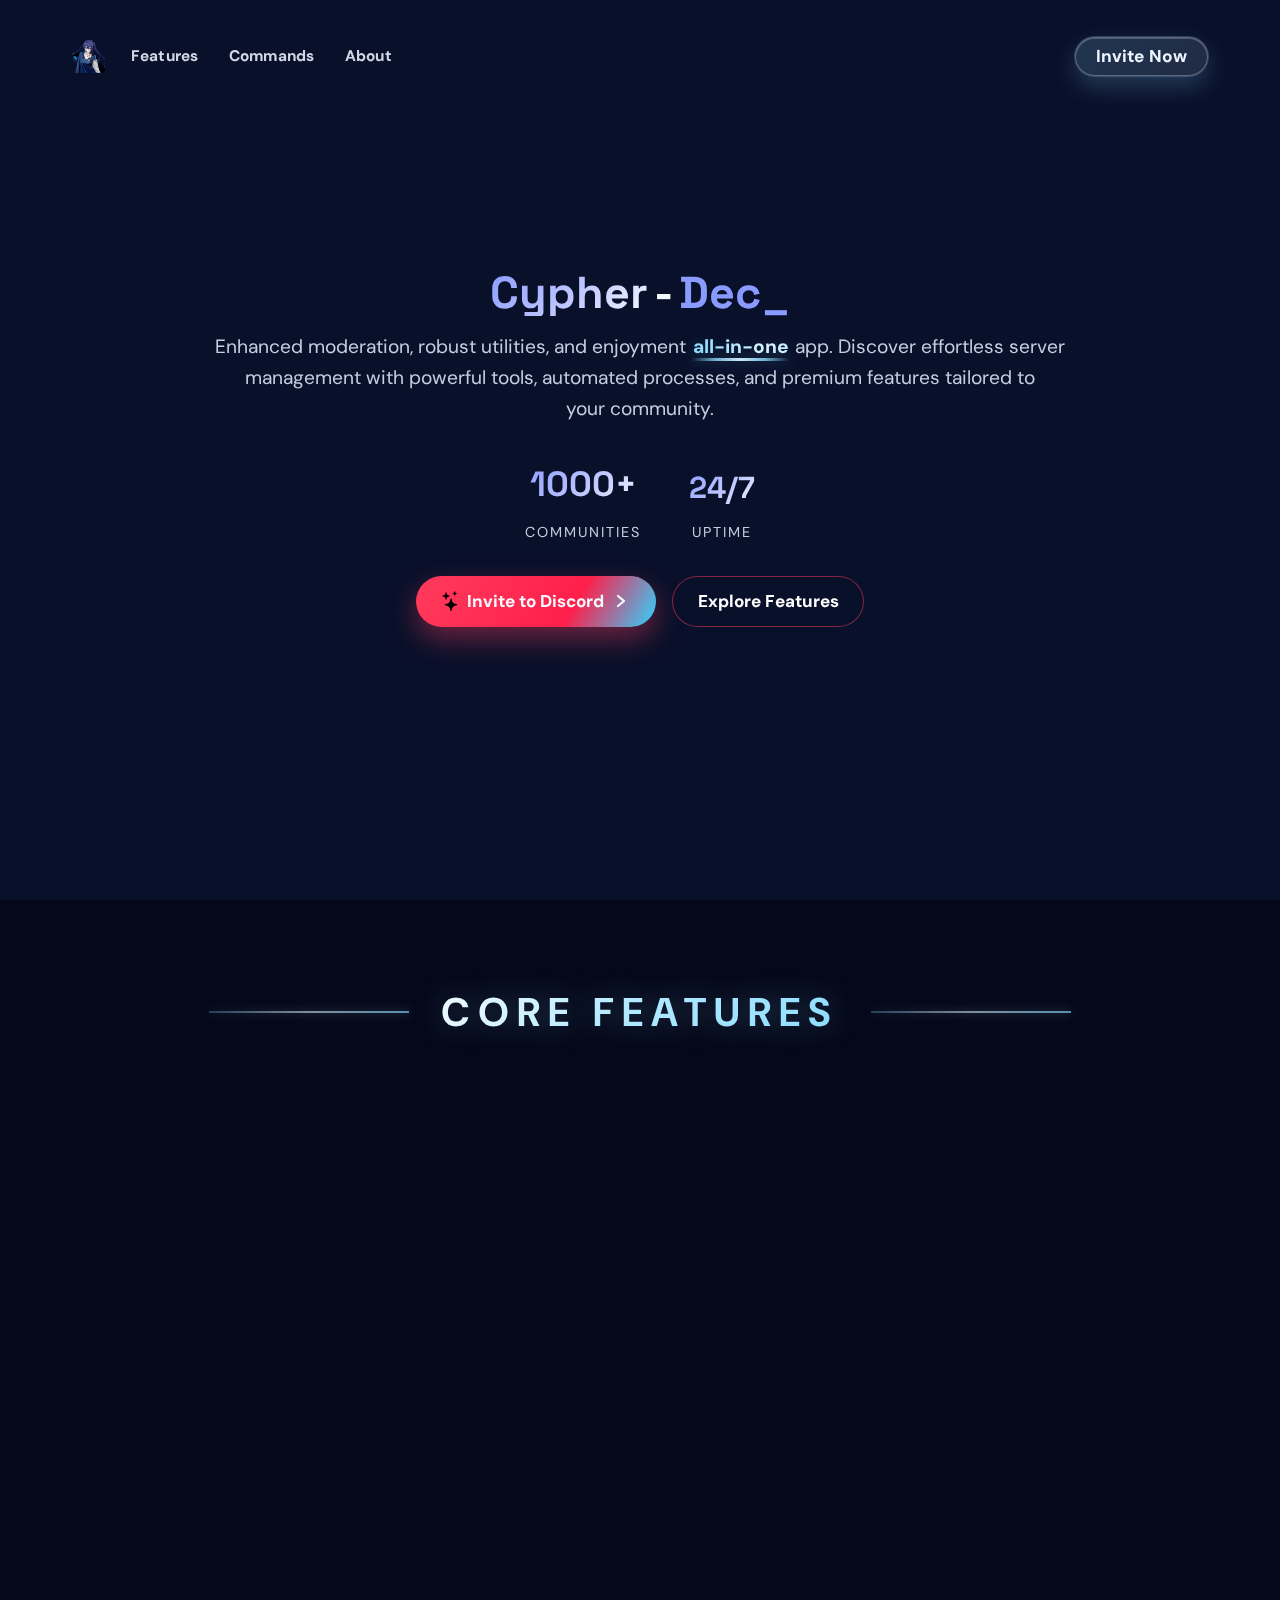
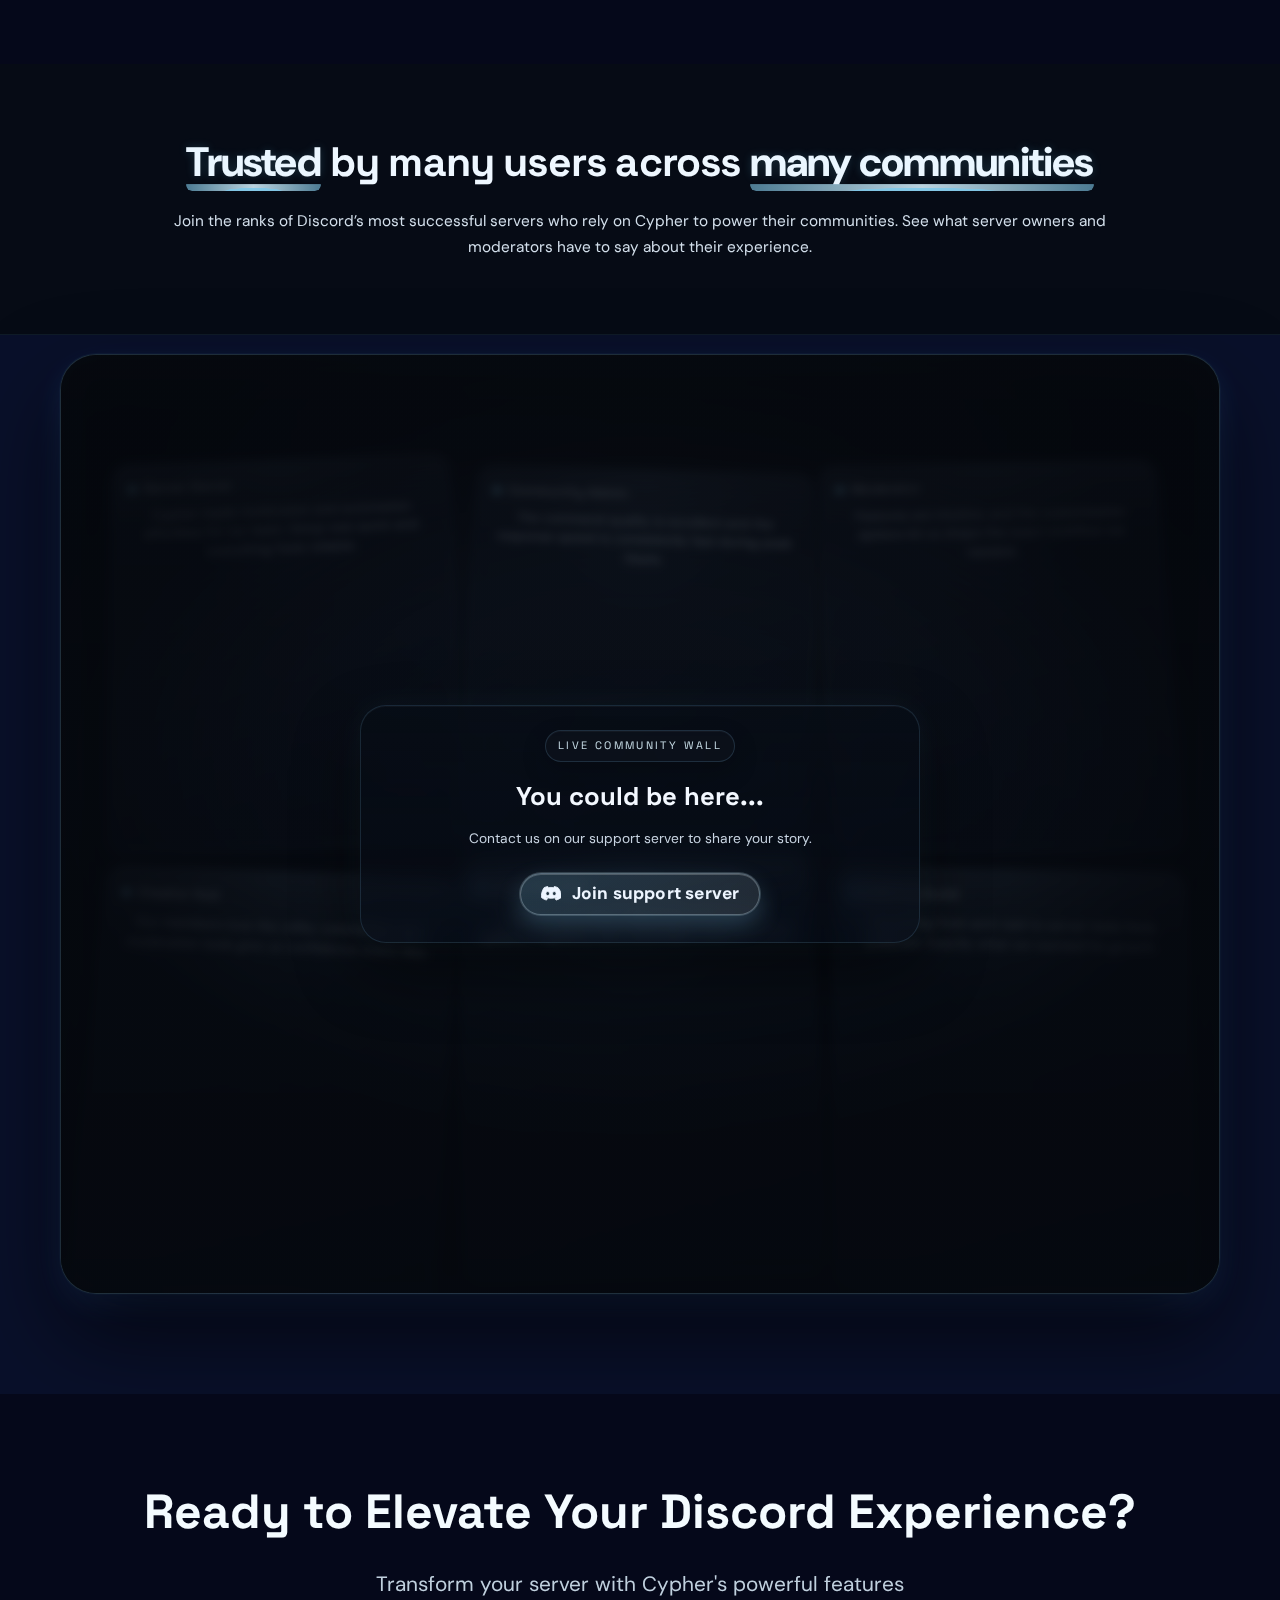
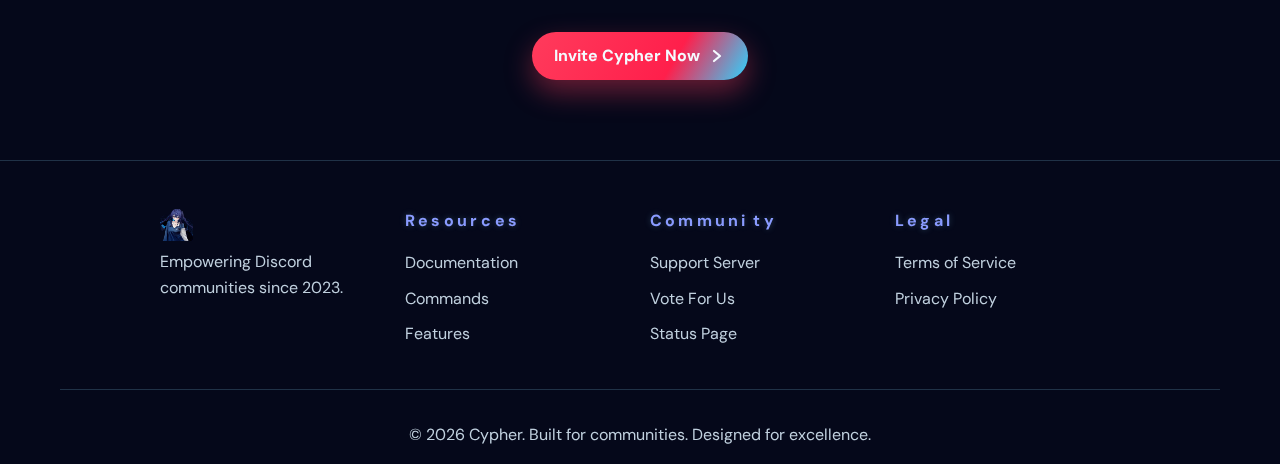
<file: index.html>
<!DOCTYPE html>
<html lang="en">
<head>
    <meta charset="UTF-8">
    <meta name="viewport" content="width=device-width, initial-scale=1.0">
    <title>Cypher</title>
    <link rel="stylesheet" href="assets/css/main.css">
    <link rel="icon" type="image/png" href="/images/cypher rebrand logo round (No BG).png">
    <link rel="preconnect" href="https://fonts.googleapis.com">
    <link rel="preconnect" href="https://fonts.gstatic.com" crossorigin>
    <link href="https://fonts.googleapis.com/css2?family=Orbitron:wght@400;700;900&family=Rajdhani:wght@300;400;600;700&display=swap" rel="stylesheet">
</head>
<body>
    <div class="aurora"></div>

    <nav class="navbar">
        <div class="container">
            <div class="navbar-logo">
                <a href="/" style="text-decoration: none; color: inherit; display: flex; align-items: center; gap: 10px;">
                    <img src="images/cypher rebrand logo (No BG).png" alt="Cypher Logo" class="logo-icon">
                    <span class="logo-text">Cypher</span>
                </a>
            </div>
            <button class="navbar-toggle" id="navbarToggle" aria-label="Toggle navigation" aria-expanded="false">
                <span></span>
                <span></span>
                <span></span>
            </button>
            <div class="navbar-menu" id="navbarMenu">
                <a href="/features" class="navbar-link">Features</a>
                <a href="/commands" class="navbar-link">Commands</a>
                <a href="/about" class="navbar-link">About</a>
                <a href="https://discord.com/oauth2/authorize?client_id=1121314550969532476" class="navbar-invite">Invite Now</a>
            </div>
        </div>
    </nav>

    <section class="hero">
        <div class="container">
            <div class="hero-content">
                <h1 class="hero-title">
                    <span class="hero-title-brand glitch" data-text="Cypher">Cypher</span>
                    <span class="hero-title-separator">-</span>
                    <span class="hero-title-typing" data-text="Decode the Future of Discord">Decode the Future of Discord</span>
                </h1>
                <p class="hero-description">
                    Enhanced moderation, robust utilities, and enjoyment <span class="hero-emphasis">all-in-one</span> app. Discover effortless server management with powerful tools, automated processes, and premium features tailored to your community.
                </p>
                <div class="server-stats">
                    <div class="stat-item">
                        <span class="stat-value" id="serverCount">Loading...</span>
                        <span class="stat-label">Communities</span>
                    </div>
                    <div class="stat-item">
                        <span class="stat-value stat-value-sm">24/7</span>
                        <span class="stat-label">Uptime</span>
                    </div>
                </div>
                <div class="hero-buttons">
                    <a href="https://discord.com/oauth2/authorize?client_id=1121314550969532476" class="btn btn-primary group hero-invite-btn" style="padding:0.74rem 1.6rem;font-size:1.07rem;">
                                                <span class="star-icon" aria-hidden="true" style="display:inline-flex;align-items:center;margin-right:-2px;">
                                                    <img src="images/Invite.png" alt="Star Icon" width="20" height="20" style="display:block;" />
                                                </span>
                                                <span>Invite to Discord</span>
                                                <span class="btn-icon group-hover:translate-y-6 hero-invite-arrow" style="font-size:1.2em;display:inline-flex;align-items:center;vertical-align:middle;">
                                                    <svg width="18" height="18" viewBox="0 0 18 18" fill="none" xmlns="http://www.w3.org/2000/svg">
                                                        <path d="M6 4L12 9L6 14" stroke="currentColor" stroke-width="2.2" stroke-linecap="round" stroke-linejoin="round"/>
                                                    </svg>
                                                </span>
                    </a>
                    <a href="/features" class="btn btn-secondary" style="padding:0.74rem 1.6rem;font-size:1.07rem;">
                        <span style="color:#fff;">Explore Features</span>
                    </a>
                </div>
            </div>
        </div>
    </section>

    <section class="features">
        <div class="container">
            <h2 class="section-title">
                <span class="title-line"></span>
                <span class="title-text glossy-text">CORE FEATURES</span>
                <span class="title-line"></span>
            </h2>
            <div class="features-grid">
                <div class="feature-card group group-hover:feature-card" style="--feature-accent-rgb: 255 82 106;">
                    <img src="images/Advanced Moderation.png" alt="Advanced Moderation" class="feature-icon" width="80" height="80">
                    <h3>Advanced Moderation</h3>
                    <p>Keep your server safe with auto-moderation, custom filters, and comprehensive logging systems.</p>
                </div>
                <div class="feature-card group group-hover:feature-card" style="--feature-accent-rgb: 45 212 255;">
                    <img src="images/Search.png" alt="Search" class="feature-icon" width="80" height="80">
                    <h3>Search & Information</h3>
                    <p>Powerful search capabilities to find information across the web instantly within Discord.</p>
                </div>
                <div class="feature-card group group-hover:feature-card" style="--feature-accent-rgb: 156 114 255;">
                    <img src="images/Customizable.png" alt="Customizable" class="feature-icon" width="80" height="80">
                    <h3>Fully Customizable</h3>
                    <p>Tailor every aspect to fit your server with custom commands, welcome messages, and role management.</p>
                </div>
                <div class="feature-card group group-hover:feature-card" style="--feature-accent-rgb: 250 204 21;">
                    <img src="images/Analytics.png" alt="Analytics" class="feature-icon" width="80" height="80">
                    <h3>Analytics & Insights</h3>
                    <p>Track server statistics, member activity, and growth metrics with beautiful visualizations.</p>
                </div>
                <div class="feature-card group group-hover:feature-card" style="--feature-accent-rgb: 59 130 246;">
                    <img src="images/Management.png" alt="Management" class="feature-icon" width="80" height="80">
                    <h3>Management</h3>
                    <p>Channel locks, unlocks, slowmode, voice controls, and server-wide safeguards to keep every channel organized and under control.</p>
                </div>
                <div class="feature-card group group-hover:feature-card" style="--feature-accent-rgb: 20 184 166;">
                    <img src="images/Utility.png" alt="Utility" class="feature-icon" width="80" height="80">
                    <h3>Utility</h3>
                    <p>A comprehensive set of utility commands including avatar viewing, user info, server stats, message sniping, and more.</p>
                </div>
                <div class="feature-card group group-hover:feature-card" style="--feature-accent-rgb: 236 72 153;">
                    <img src="images/Creativity.png" alt="Creativity" class="feature-icon" width="80" height="80">
                    <h3>Creativity</h3>
                    <p>Embeds, text-to-speech, image effects, emoji tools, and playful extras that make community engagement feel fresh.</p>
                </div>
            </div>
        </div>
    </section>

    <section class="showcase-blurb showcase-blurb-alt">
        <div class="container">
            <h2 class="showcase-title showcase-title-wide">
                <span class="scribble-underline">Trusted</span> by many users across <span class="scribble-underline">many communities</span>
            </h2>
            <p class="showcase-description showcase-description-wide">
                Join the ranks of Discord’s most successful servers who rely on Cypher to power their communities. See what server owners and moderators have to say about their experience.
            </p>
        </div>
    </section>

    <section class="story-callout-section">
        <div class="container">
            <div class="story-callout-card">
                <div class="story-callout-shell" aria-hidden="true"></div>
                <div class="story-wall-grid" aria-hidden="true">
                    <article class="story-review-card">
                        <div class="story-review-head"><span class="story-dot"></span><span class="story-name">Server Owner</span></div>
                        <p>Cypher made moderation and automation effortless for our team. Setup was quick and everything feels reliable.</p>
                    </article>
                    <article class="story-review-card">
                        <div class="story-review-head"><span class="story-dot"></span><span class="story-name">Community Admin</span></div>
                        <p>The command quality is excellent and the response speed is consistently fast during peak hours.</p>
                    </article>
                    <article class="story-review-card">
                        <div class="story-review-head"><span class="story-dot"></span><span class="story-name">Moderator</span></div>
                        <p>Features are intuitive, and the customization options let us shape the exact workflow we needed.</p>
                    </article>
                    <article class="story-review-card">
                        <div class="story-review-head"><span class="story-dot"></span><span class="story-name">Creator Hub</span></div>
                        <p>Our members love the utility commands, and moderation tools give us confidence every day.</p>
                    </article>
                    <article class="story-review-card">
                        <div class="story-review-head"><span class="story-dot"></span><span class="story-name">Lead Manager</span></div>
                        <p>Support has been responsive and the bot updates regularly with meaningful improvements.</p>
                    </article>
                    <article class="story-review-card">
                        <div class="story-review-head"><span class="story-dot"></span><span class="story-name">Gaming Guild</span></div>
                        <p>Everything from anti-raid to server tools feels polished. Exactly what we wanted for growth.</p>
                    </article>
                </div>

                <div class="story-callout-overlay"></div>

                <div class="story-callout-content">
                    <h3>You could be here...</h3>
                    <p>Contact us on our support server to share your story.</p>
                    <a href="https://discord.gg/Zygr52jpme" class="story-support-btn">
                        <span class="story-support-icon" aria-hidden="true">
                            <svg width="20" height="20" viewBox="0 0 24 24" fill="none" xmlns="http://www.w3.org/2000/svg">
                                <path d="M20.317 4.369A19.791 19.791 0 0 0 15.885 3a14.983 14.983 0 0 0-.673 1.391 18.27 18.27 0 0 0-6.424 0A14.983 14.983 0 0 0 8.115 3a19.736 19.736 0 0 0-4.434 1.37C.947 8.435.21 12.399.579 16.307a19.935 19.935 0 0 0 5.993 3.033c.487-.667.922-1.37 1.296-2.105a12.99 12.99 0 0 1-2.04-.97c.17-.124.336-.253.497-.387 3.927 1.823 8.19 1.823 12.07 0 .163.134.329.263.499.387-.65.38-1.333.705-2.043.972.373.733.808 1.436 1.296 2.102a19.87 19.87 0 0 0 5.995-3.03c.432-4.53-.737-8.458-3.825-11.94ZM8.02 13.92c-1.18 0-2.15-1.086-2.15-2.419 0-1.333.95-2.419 2.15-2.419 1.2 0 2.17 1.096 2.15 2.419 0 1.333-.95 2.419-2.15 2.419Zm7.96 0c-1.18 0-2.15-1.086-2.15-2.419 0-1.333.95-2.419 2.15-2.419 1.2 0 2.17 1.096 2.15 2.419 0 1.333-.95 2.419-2.15 2.419Z" fill="currentColor"/>
                            </svg>
                        </span>
                        <span>Join support server</span>
                    </a>
                </div>
            </div>
        </div>
    </section>

    <section id="invite" class="cta">
        <div class="container">
            <div class="cta-content">
                <h2>Ready to Elevate Your Discord Experience?</h2>
                <p>Transform your server with Cypher's powerful features</p>
                <a href="https://discord.com/oauth2/authorize?client_id=1121314550969532476" class="btn btn-large btn-primary group">
                                        <span>Invite Cypher Now</span>
                                        <span class="btn-icon group-hover:translate-y-6" style="font-size:1.2em;display:inline-flex;align-items:center;vertical-align:middle;color:#08111a;">
                                            <svg width="18" height="18" viewBox="0 0 18 18" fill="none" xmlns="http://www.w3.org/2000/svg">
                                                <path d="M6 4L12 9L6 14" stroke="currentColor" stroke-width="2.2" stroke-linecap="round" stroke-linejoin="round"/>
                                            </svg>
                                        </span>
                </a>
            </div>
        </div>
    </section>

    <button class="back-to-top" id="backToTop"></button>

    <footer class="footer">
        <div class="container">
            <div class="footer-content">
                <div class="footer-section">
                    <div class="logo">
                        <img src="images/cypher rebrand logo (No BG).png" alt="Cypher Logo" class="logo-icon">
                        <span class="logo-text">Cypher</span>
                    </div>
                    <p>Empowering Discord communities since 2023.</p>
                </div>
                <div class="footer-section">
                    <h4 class="binary-roll">Resources</h4>
                    <ul>
                        <li><a href="#">Documentation</a></li>
                        <li><a href="/commands">Commands</a></li>
                        <li><a href="/features">Features</a></li>
                    </ul>
                </div>
                <div class="footer-section">
                    <h4 class="binary-roll">Community</h4>
                    <ul>
                        <li><a href="https://discord.gg/Zygr52jpme">Support Server</a></li>
                        <li><a href="https://top.gg/bot/1121314550969532476/vote">Vote For Us</a></li>
                        <li><a href="/status">Status Page</a></li>
                    </ul>
                </div>
                <div class="footer-section">
                    <h4 class="binary-roll">Legal</h4>
                    <ul>
                        <li><a href="/tos">Terms of Service</a></li>
                        <li><a href="/privacy">Privacy Policy</a></li>
                    </ul>
                </div>
            </div>
            <div class="footer-bottom">
                <p>&copy; 2026 Cypher. Built for communities. Designed for excellence.</p>
            </div>
        </div>
    </footer>

    <script type="module" src="assets/js/main.js"></script>
        <script>
            document.addEventListener('DOMContentLoaded', function() {
                document.querySelectorAll('img').forEach(function(img) {
                    img.addEventListener('contextmenu', function(e) { e.preventDefault(); });
                    img.addEventListener('dragstart', function(e) { e.preventDefault(); });
                });
            });
        </script>
    <script>
        async function fetchServerCount() {
            try {
                const API_URL = 'https://cypher-bot-gamma.vercel.app/api/server-count';
                
                const response = await fetch(API_URL, {
                    method: 'GET'
                });
                
                if (response.ok) {
                    const data = await response.json();
                    const serverCount = data.count;
                    document.getElementById('serverCount').textContent = serverCount;
                } else {
                    console.error('Failed to fetch server count:', response.status);
                    document.getElementById('serverCount').textContent = '1000+';
                }
            } catch (error) {
                console.error('Error fetching server count:', error);
                document.getElementById('serverCount').textContent = '1000+';
            }
        }
        
        document.addEventListener('DOMContentLoaded', fetchServerCount);
    </script>
</body>
</html>
</file>
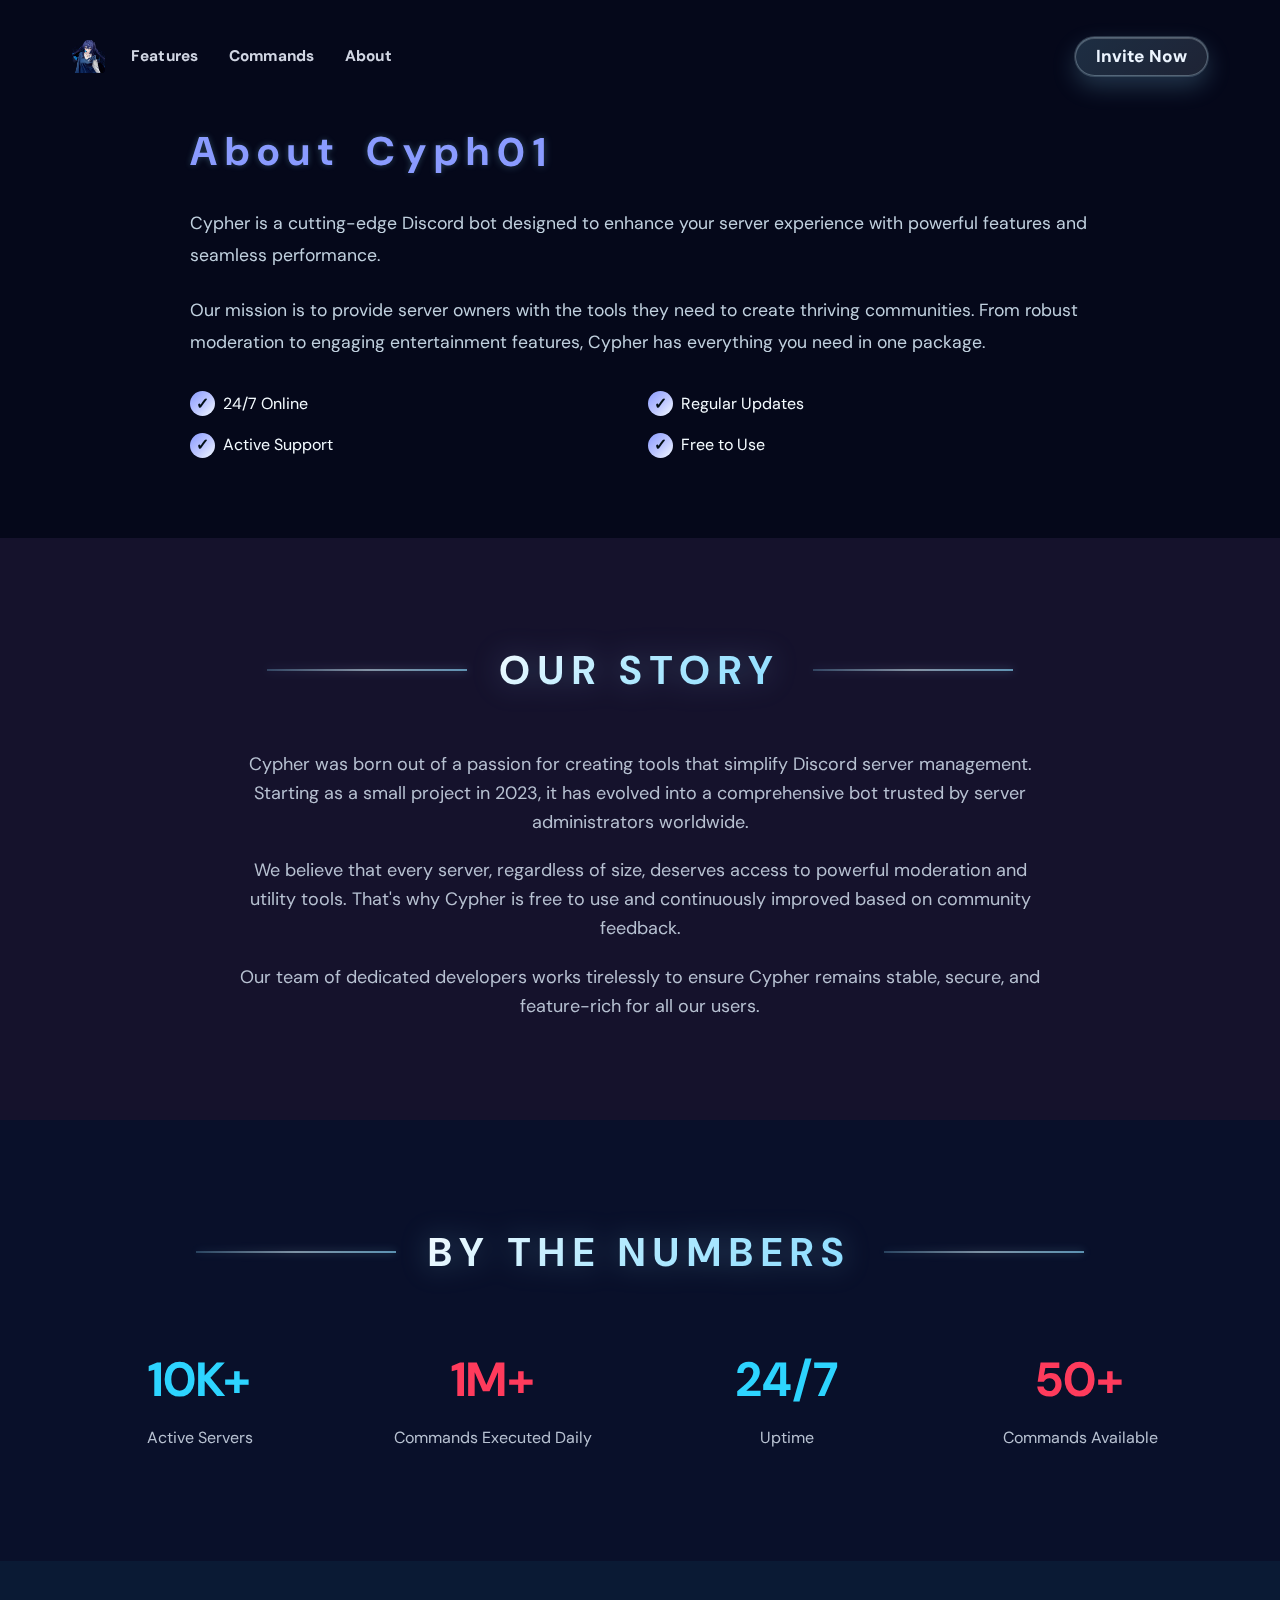
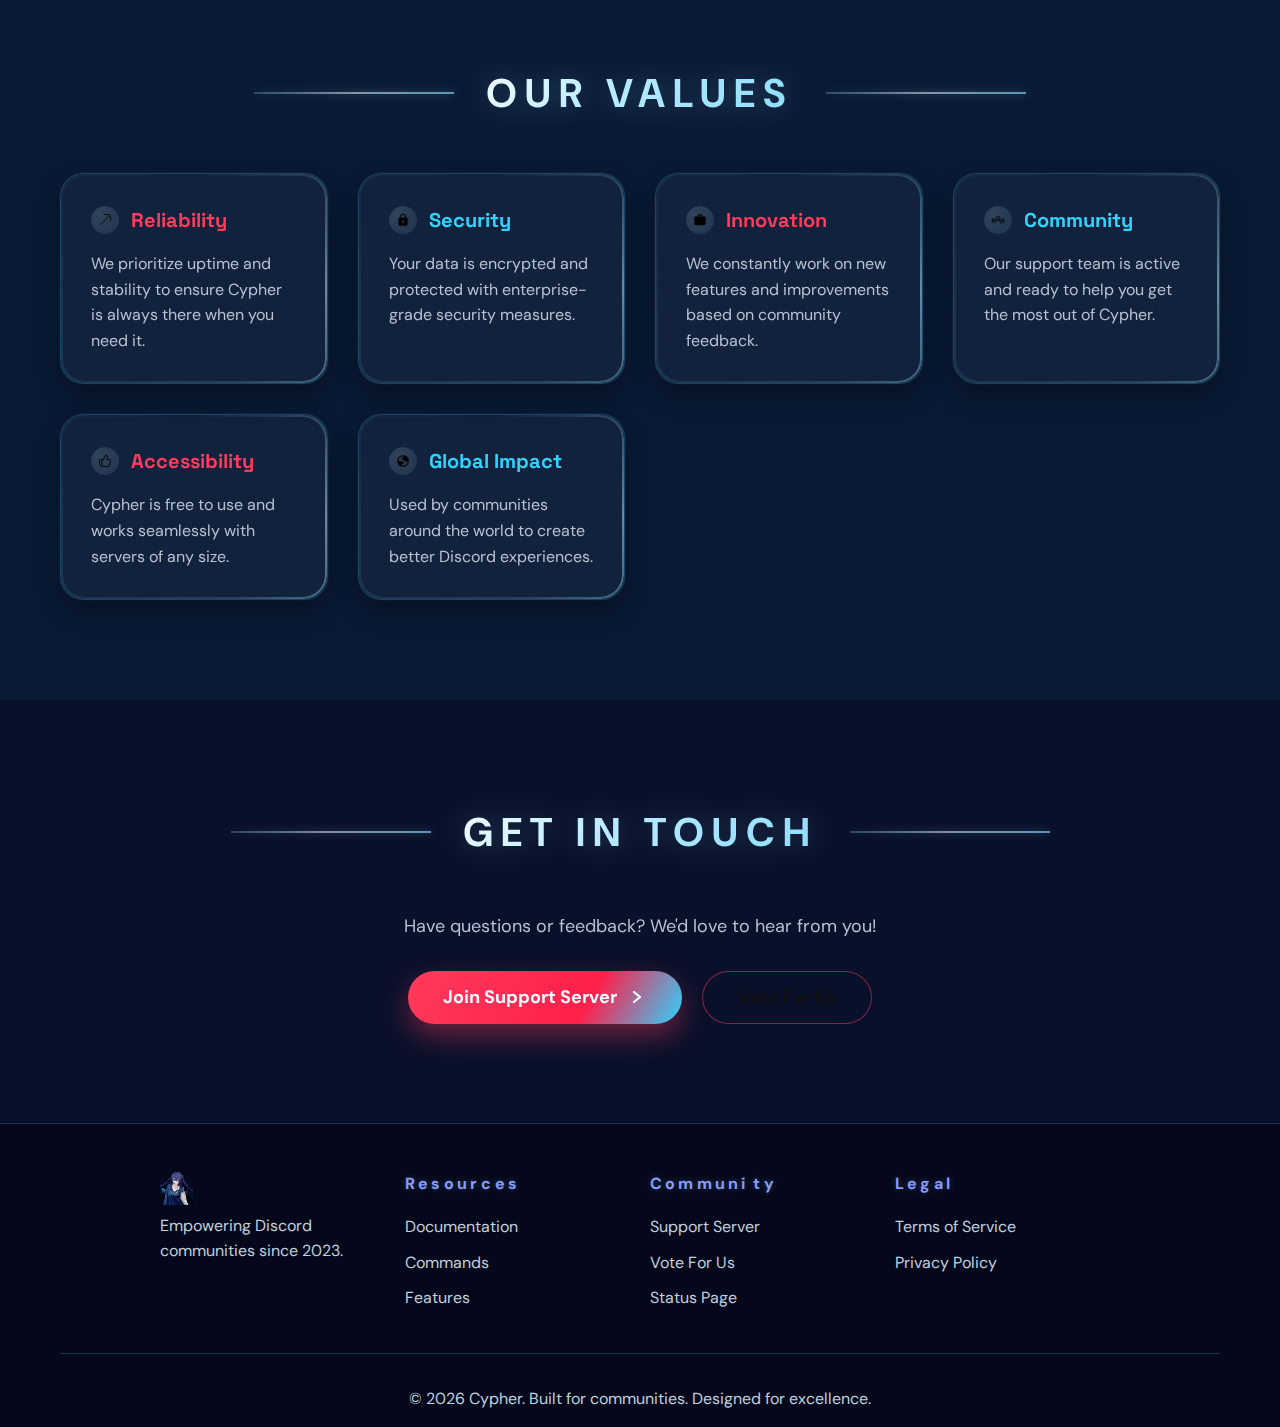
<file: about/index.html>
<!DOCTYPE html>
<html lang="en">
<head>
    <meta charset="UTF-8">
    <meta name="viewport" content="width=device-width, initial-scale=1.0">
    <title>Cypher - About</title>
    <link rel="stylesheet" href="../assets/css/main.css">
    <link rel="icon" type="image/png" href="/images/cypher rebrand logo round (No BG).png">
    <link rel="preconnect" href="https://fonts.googleapis.com">
    <link rel="preconnect" href="https://fonts.gstatic.com" crossorigin>
    <link href="https://fonts.googleapis.com/css2?family=Orbitron:wght@400;700;900&family=Rajdhani:wght@300;400;600;700&display=swap" rel="stylesheet">
</head>
<body>
    <div class="aurora"></div>

    <nav class="navbar">
        <div class="container">
            <div class="navbar-logo">
                <a href="/" style="text-decoration: none; color: inherit; display: flex; align-items: center; gap: 10px;">
                    <img src="../images/cypher rebrand logo (No BG).png" alt="Cypher Logo" class="logo-icon">
                    <span class="logo-text">Cypher</span>
                </a>
            </div>
            <button class="navbar-toggle" id="navbarToggle" aria-label="Toggle navigation" aria-expanded="false">
                <span></span>
                <span></span>
                <span></span>
            </button>
            <div class="navbar-menu" id="navbarMenu">
                <a href="/features" class="navbar-link">Features</a>
                <a href="/commands" class="navbar-link">Commands</a>
                <a href="/about" class="navbar-link">About</a>
                <a href="https://discord.com/oauth2/authorize?client_id=1121314550969532476" class="navbar-invite">Invite Now</a>
            </div>
        </div>
    </nav>

    <section class="about">
        <div class="container">
            <div class="about-content">
                <div class="about-text">
                    <h2 class="binary-roll" style="color: #ff3b5c !important; margin-top:40px;">About Cypher</h2>
                    <p>
                        Cypher is a cutting-edge Discord bot designed to enhance your server experience with 
                        powerful features and seamless performance.
                    </p>
                    <p>
                        Our mission is to provide server owners with the tools they need to create thriving 
                        communities. From robust moderation to engaging entertainment features, Cypher has 
                        everything you need in one package.
                    </p>
                    <div class="about-features">
                        <div class="about-feature">
                            <span class="check-icon">✓</span>
                            <span>24/7 Online</span>
                        </div>
                        <div class="about-feature">
                            <span class="check-icon">✓</span>
                            <span>Regular Updates</span>
                        </div>
                        <div class="about-feature">
                            <span class="check-icon">✓</span>
                            <span>Active Support</span>
                        </div>
                        <div class="about-feature">
                            <span class="check-icon">✓</span>
                            <span>Free to Use</span>
                        </div>
                    </div>
                </div>
            </div>
        </div>
    </section>

    <section style="padding: 100px 0; background: rgba(255, 59, 92, 0.05);">
        <div class="container">
            <h2 class="section-title">
                <span class="title-line"></span>
                <span class="title-text glossy-text">OUR STORY</span>
                <span class="title-line"></span>
            </h2>
            <div style="max-width: 800px; margin: 0 auto; text-align: center;">
                <p style="color: #b7c1d1; font-size: 18px; margin-bottom: 20px;">
                    Cypher was born out of a passion for creating tools that simplify Discord server management. 
                    Starting as a small project in 2023, it has evolved into a comprehensive bot trusted by 
                    server administrators worldwide.
                </p>
                <p style="color: #b7c1d1; font-size: 18px; margin-bottom: 20px;">
                    We believe that every server, regardless of size, deserves access to powerful moderation and 
                    utility tools. That's why Cypher is free to use and continuously improved based on community feedback.
                </p>
                <p style="color: #b7c1d1; font-size: 18px;">
                    Our team of dedicated developers works tirelessly to ensure Cypher remains stable, secure, 
                    and feature-rich for all our users.
                </p>
            </div>
        </div>
    </section>

    <section style="padding: 100px 0;">
        <div class="container">
            <h2 class="section-title">
                <span class="title-line"></span>
                <span class="title-text glossy-text">BY THE NUMBERS</span>
                <span class="title-line"></span>
            </h2>
            <div style="display: grid; grid-template-columns: repeat(auto-fit, minmax(200px, 1fr)); gap: 14px;">
                <div style="text-align: center; padding: 10px;">
                    <div style="font-size: 48px; color: #2dd4ff; font-weight: 700; margin-bottom: 6px;">10K+</div>
                    <div style="color: #b7c1d1; font-size: 16px;">Active Servers</div>
                </div>
                <div style="text-align: center; padding: 10px;">
                    <div style="font-size: 48px; color: #ff3b5c; font-weight: 700; margin-bottom: 6px;">1M+</div>
                    <div style="color: #b7c1d1; font-size: 16px;">Commands Executed Daily</div>
                </div>
                <div style="text-align: center; padding: 10px;">
                    <div style="font-size: 48px; color: #2dd4ff; font-weight: 700; margin-bottom: 6px;">24/7</div>
                    <div style="color: #b7c1d1; font-size: 16px;">Uptime</div>
                </div>
                <div style="text-align: center; padding: 10px;">
                    <div style="font-size: 48px; color: #ff3b5c; font-weight: 700; margin-bottom: 6px;">50+</div>
                    <div style="color: #b7c1d1; font-size: 16px;">Commands Available</div>
                </div>
            </div>
        </div>
    </section>

    <section style="padding: 100px 0; background: rgba(45, 212, 255, 0.05);">
        <div class="container">
            <h2 class="section-title">
                <span class="title-line"></span>
                <span class="title-text glossy-text">OUR VALUES</span>
                <span class="title-line"></span>
            </h2>
            <div style="display: grid; grid-template-columns: repeat(auto-fit, minmax(250px, 1fr)); gap: 30px;">
                <div class="value-card" style="background: rgba(255, 255, 255, 0.04); border: 1px solid rgba(45, 212, 255, 0.2); border-radius: 24px; padding: 30px;">
                    <div style="display: flex; align-items: center; gap: 12px; margin-bottom: 15px;" class="card-hover">
                        <span class="icon-sheen"><img src="../images/Reliability.png" alt="Reliability" class="icon-badge icon-badge--md"></span>
                        <h3 style="color: #ff3b5c; margin: 0; font-size: 20px;">Reliability</h3>
                    </div>
                    <p style="color: #b7c1d1;">
                        We prioritize uptime and stability to ensure Cypher is always there when you need it.
                    </p>
                </div>
                <div class="value-card" style="background: rgba(255, 255, 255, 0.04); border: 1px solid rgba(45, 212, 255, 0.2); border-radius: 24px; padding: 30px;">
                    <div style="display: flex; align-items: center; gap: 12px; margin-bottom: 15px;" class="card-hover">
                        <span class="icon-sheen"><img src="../images/Secure.png" alt="Security" class="icon-badge icon-badge--md"></span>
                        <h3 style="color: #2dd4ff; margin: 0; font-size: 20px;">Security</h3>
                    </div>
                    <p style="color: #b7c1d1;">
                        Your data is encrypted and protected with enterprise-grade security measures.
                    </p>
                </div>
                <div class="value-card" style="background: rgba(255, 255, 255, 0.04); border: 1px solid rgba(45, 212, 255, 0.2); border-radius: 24px; padding: 30px;">
                    <div style="display: flex; align-items: center; gap: 12px; margin-bottom: 15px;" class="card-hover">
                        <span class="icon-sheen"><img src="../images/Innovation.png" alt="Innovation" class="icon-badge icon-badge--md"></span>
                        <h3 style="color: #ff3b5c; margin: 0; font-size: 20px;">Innovation</h3>
                    </div>
                    <p style="color: #b7c1d1;">
                        We constantly work on new features and improvements based on community feedback.
                    </p>
                </div>
                <div class="value-card" style="background: rgba(255, 255, 255, 0.04); border: 1px solid rgba(45, 212, 255, 0.2); border-radius: 24px; padding: 30px;">
                    <div style="display: flex; align-items: center; gap: 12px; margin-bottom: 15px;" class="card-hover">
                        <span class="icon-sheen"><img src="../images/Community.png" alt="Community" class="icon-badge icon-badge--md"></span>
                        <h3 style="color: #2dd4ff; margin: 0; font-size: 20px;">Community</h3>
                    </div>
                    <p style="color: #b7c1d1;">
                        Our support team is active and ready to help you get the most out of Cypher.
                    </p>
                </div>
                <div class="value-card" style="background: rgba(255, 255, 255, 0.04); border: 1px solid rgba(45, 212, 255, 0.2); border-radius: 24px; padding: 30px;">
                    <div style="display: flex; align-items: center; gap: 12px; margin-bottom: 15px;" class="card-hover">
                        <span class="icon-sheen"><img src="../images/Accessibility.png" alt="Accessibility" class="icon-badge icon-badge--md"></span>
                        <h3 style="color: #ff3b5c; margin: 0; font-size: 20px;">Accessibility</h3>
                    </div>
                    <p style="color: #b7c1d1;">
                        Cypher is free to use and works seamlessly with servers of any size.
                    </p>
                </div>
                <div class="value-card" style="background: rgba(255, 255, 255, 0.04); border: 1px solid rgba(45, 212, 255, 0.2); border-radius: 24px; padding: 30px;">
                    <div style="display: flex; align-items: center; gap: 12px; margin-bottom: 15px;" class="card-hover">
                        <span class="icon-sheen"><img src="../images/Global.png" alt="Global Impact" class="icon-badge icon-badge--md"></span>
                        <h3 style="color: #2dd4ff; margin: 0; font-size: 20px;">Global Impact</h3>
                    </div>
                    <p style="color: #b7c1d1;">
                        Used by communities around the world to create better Discord experiences.
                    </p>
                </div>
            </div>
        </div>
    </section>

    <section style="padding: 100px 0;">
        <div class="container">
            <h2 class="section-title">
                <span class="title-line"></span>
                <span class="title-text glossy-text">GET IN TOUCH</span>
                <span class="title-line"></span>
            </h2>
            <div style="text-align: center; max-width: 600px; margin: 0 auto;">
                <p style="color: #b7c1d1; font-size: 18px; margin-bottom: 30px;">
                    Have questions or feedback? We'd love to hear from you!
                </p>
                <div style="display: grid; grid-template-columns: repeat(auto-fit, minmax(200px, 1fr)); gap: 20px;">
                    <div style="display: flex; justify-content: center; gap: 20px; flex-wrap: wrap;">
                        <a href="https://discord.gg/Zygr52jpme" class="btn btn-primary group" style="text-decoration: none; font-size:1.13rem; padding:0.75rem 2.2rem; display:inline-flex; align-items:center; justify-content:center; gap:0.7rem; white-space:nowrap; color:#08111a;">
                                                        <span>Join Support Server</span>
                                                        <span class="btn-icon group-hover:translate-y-6" style="font-size:1.2em;display:inline-flex;align-items:center;vertical-align:middle;color:#08111a;">
                                                            <svg width="18" height="18" viewBox="0 0 18 18" fill="none" xmlns="http://www.w3.org/2000/svg">
                                                                <path d="M6 4L12 9L6 14" stroke="currentColor" stroke-width="2.2" stroke-linecap="round" stroke-linejoin="round"/>
                                                                
                                                            </svg>
                                                        </span>
                        </a>
                        <a href="https://top.gg/bot/1121314550969532476/vote" class="btn btn-secondary" style="text-decoration: none; font-size:1.13rem; padding:0.75rem 2.2rem; display:inline-block;">
                                                        <span>Vote For Us</span>
                        </a>
                    </div>
                </div>
            </div>
        </div>
    </section>

    <button class="back-to-top" id="backToTop"></button>

    <footer class="footer">
        <div class="container">
            <div class="footer-content">
                <div class="footer-section">
                    <div class="logo">
                        <img src="../images/cypher rebrand logo (No BG).png" alt="Cypher Logo" class="logo-icon">
                        <span class="logo-text">Cypher</span>
                    </div>
                    <p>Empowering Discord communities since 2023.</p>
                </div>
                <div class="footer-section">
                    <h4 class="binary-roll">Resources</h4>
                    <ul>
                        <li><a href="#">Documentation</a></li>
                        <li><a href="/commands">Commands</a></li>
                        <li><a href="/features">Features</a></li>
                    </ul>
                </div>
                <div class="footer-section">
                    <h4 class="binary-roll">Community</h4>
                    <ul>
                        <li><a href="https://discord.gg/Zygr52jpme">Support Server</a></li>
                        <li><a href="https://top.gg/bot/1121314550969532476/vote">Vote For Us</a></li>
                        <li><a href="/status">Status Page</a></li>
                    </ul>
                </div>
                <div class="footer-section">
                    <h4 class="binary-roll">Legal</h4>
                    <ul>
                        <li><a href="/tos">Terms of Service</a></li>
                        <li><a href="/privacy">Privacy Policy</a></li>
                    </ul>
                </div>
            </div>
            <div class="footer-bottom">
                <p>&copy; 2026 Cypher. Built for communities. Designed for excellence.</p>
            </div>
        </div>
    </footer>

    <script type="module" src="../assets/js/main.js"></script>
    <script>
        document.addEventListener('DOMContentLoaded', function() {
            document.querySelectorAll('img').forEach(function(img) {
                img.addEventListener('contextmenu', function(e) { e.preventDefault(); });
                img.addEventListener('dragstart', function(e) { e.preventDefault(); });
            });
        });
    </script>
</body>
</html>
</file>
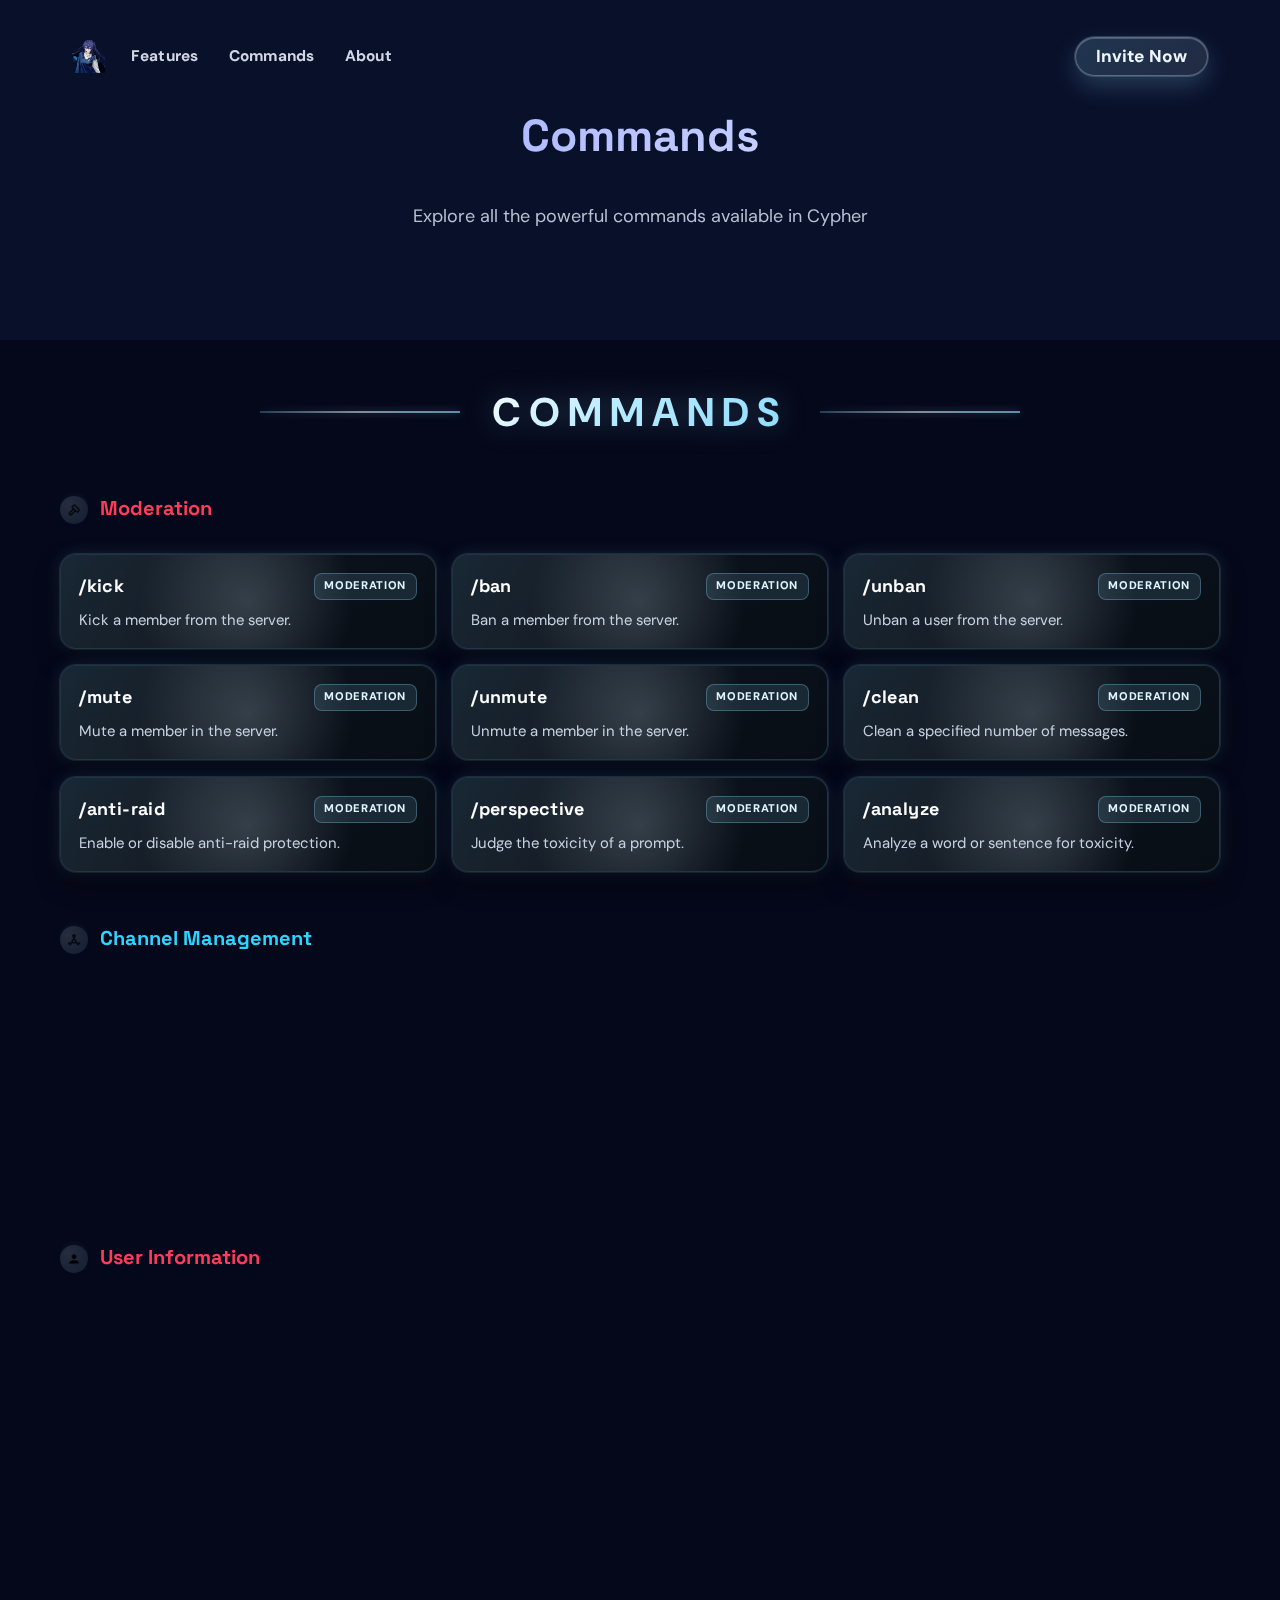
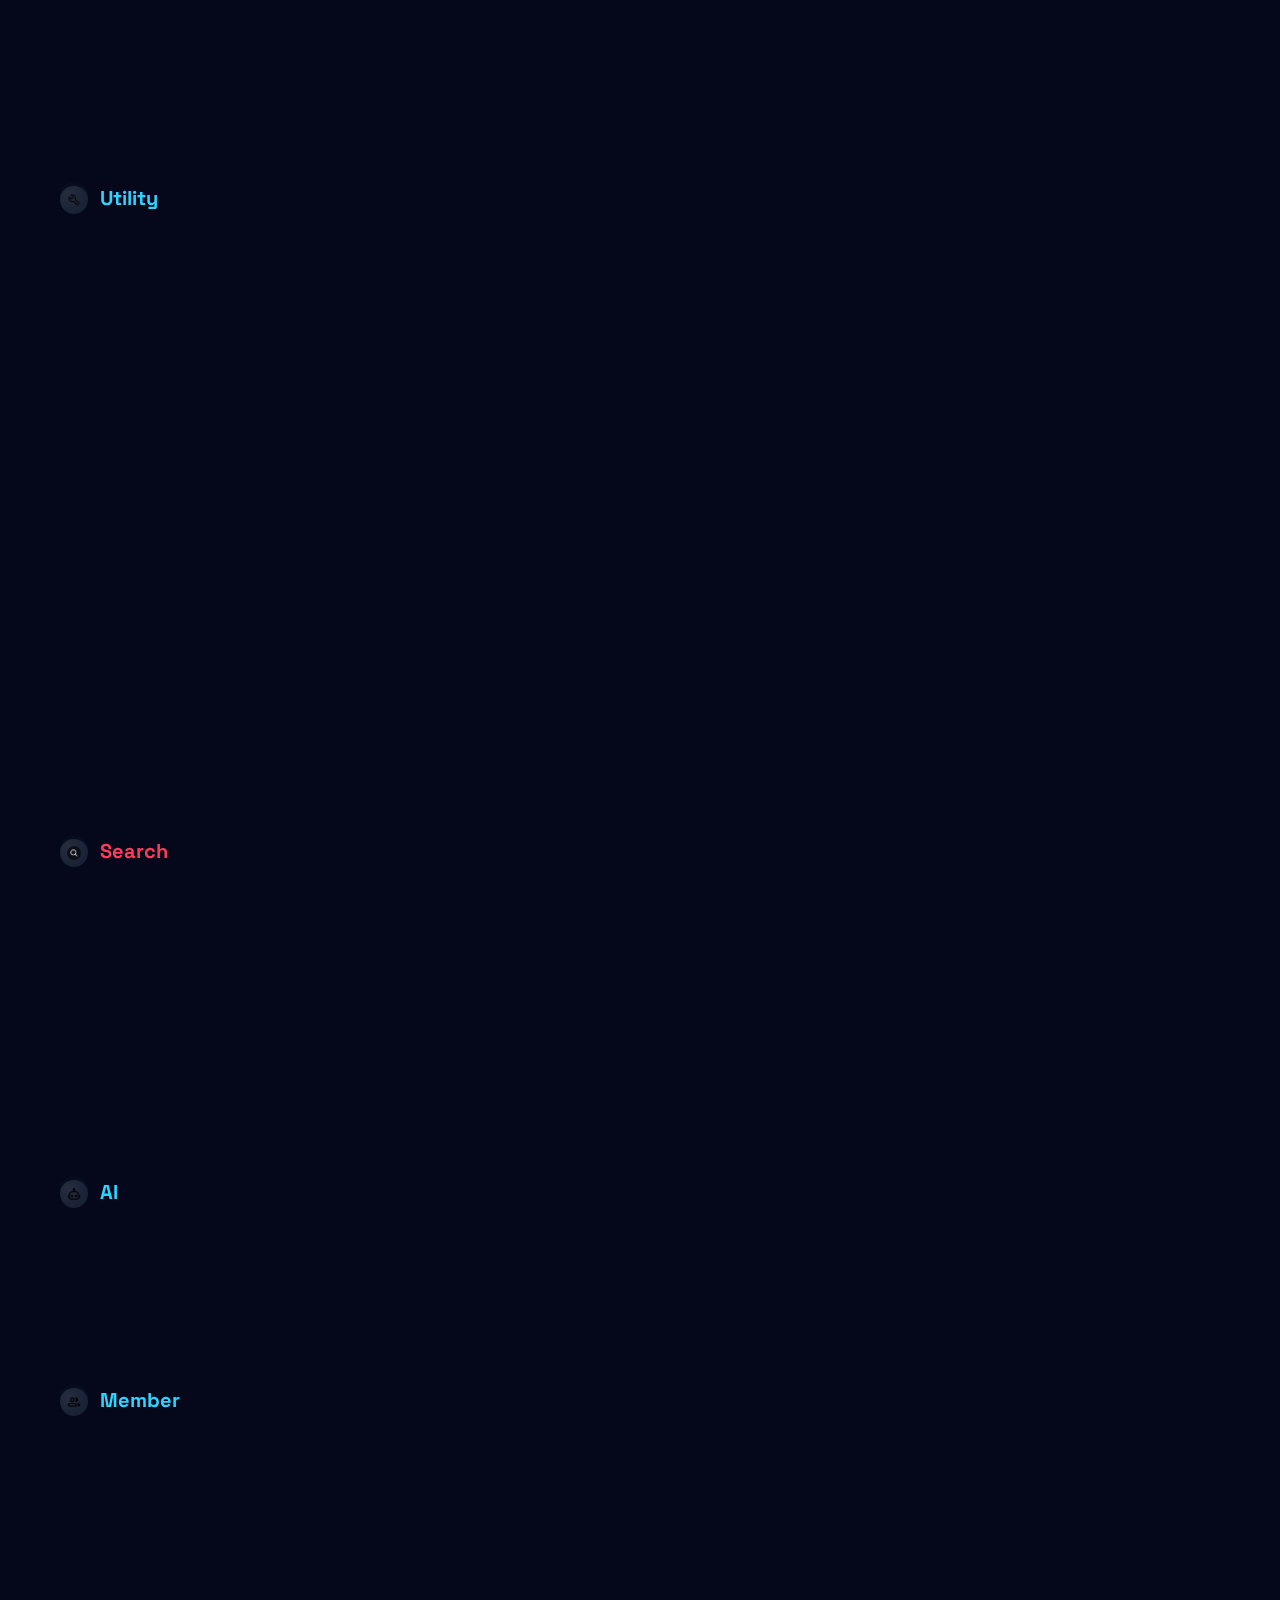
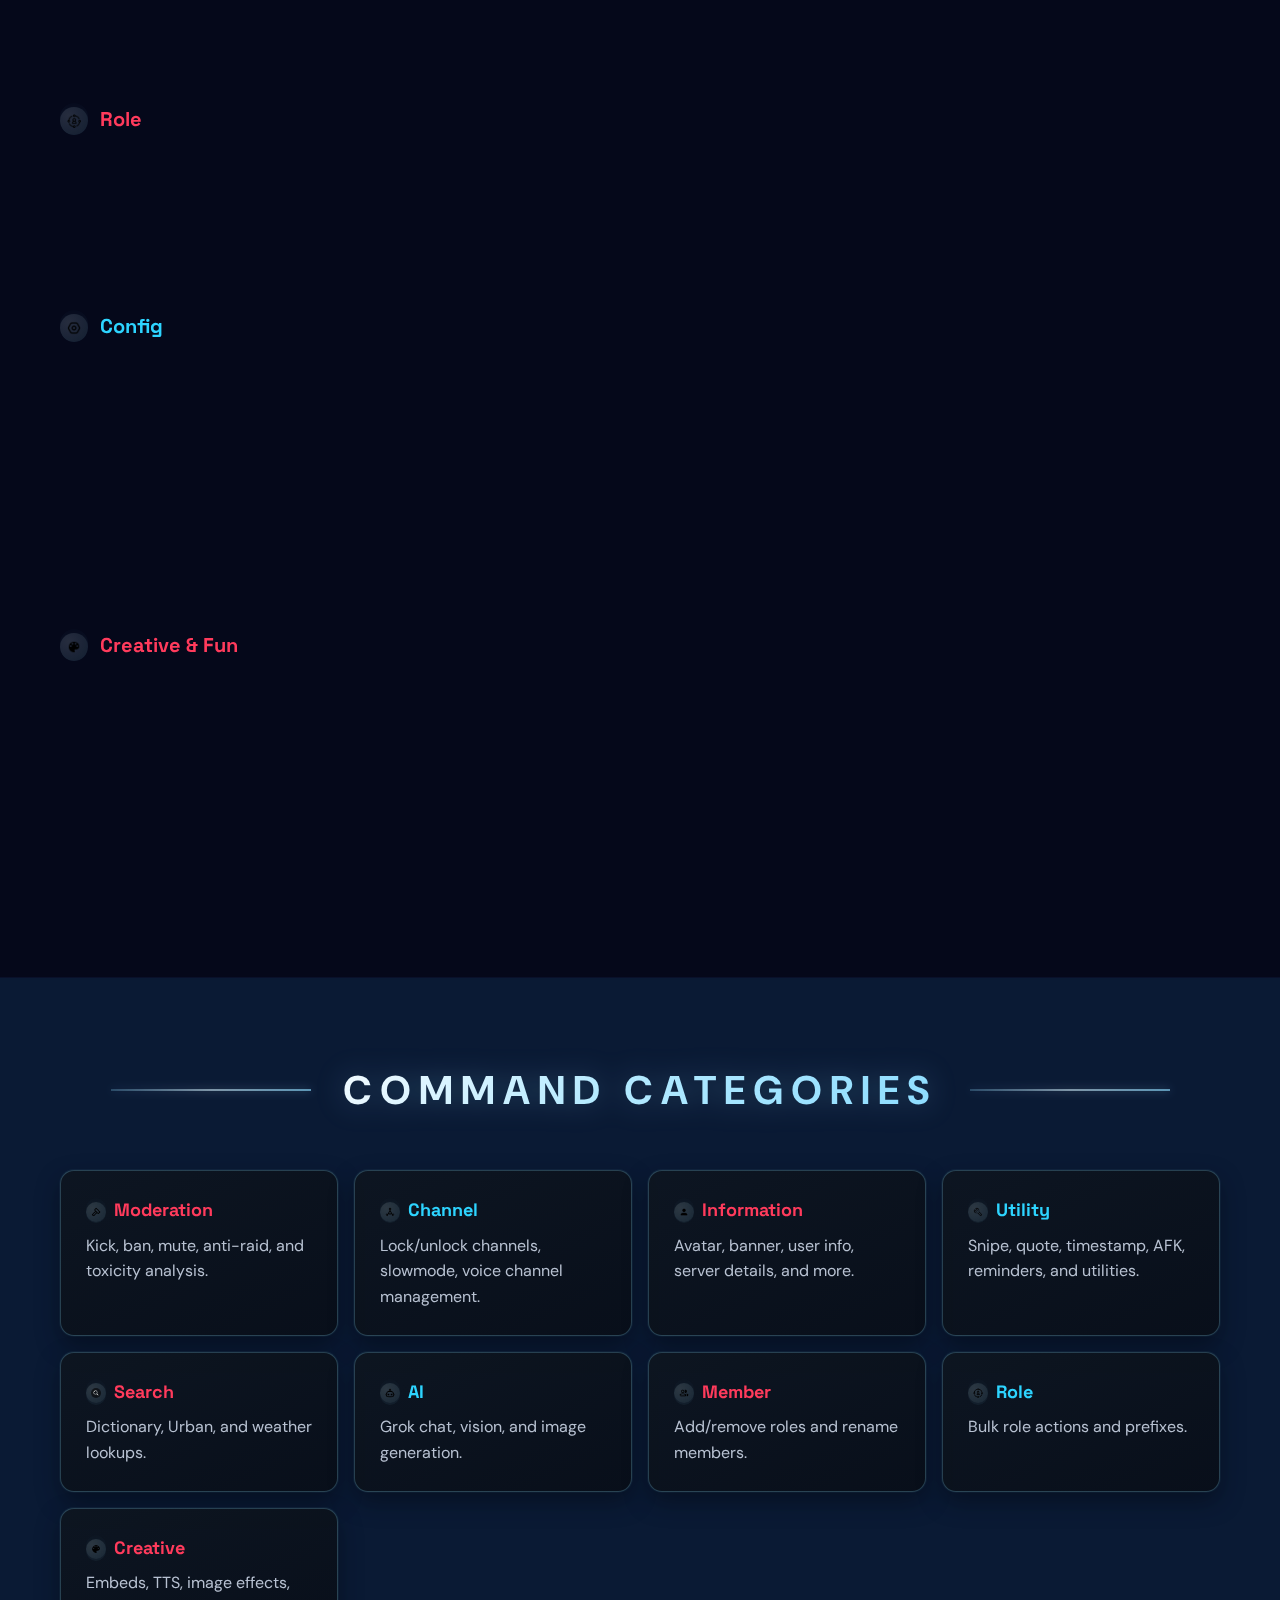
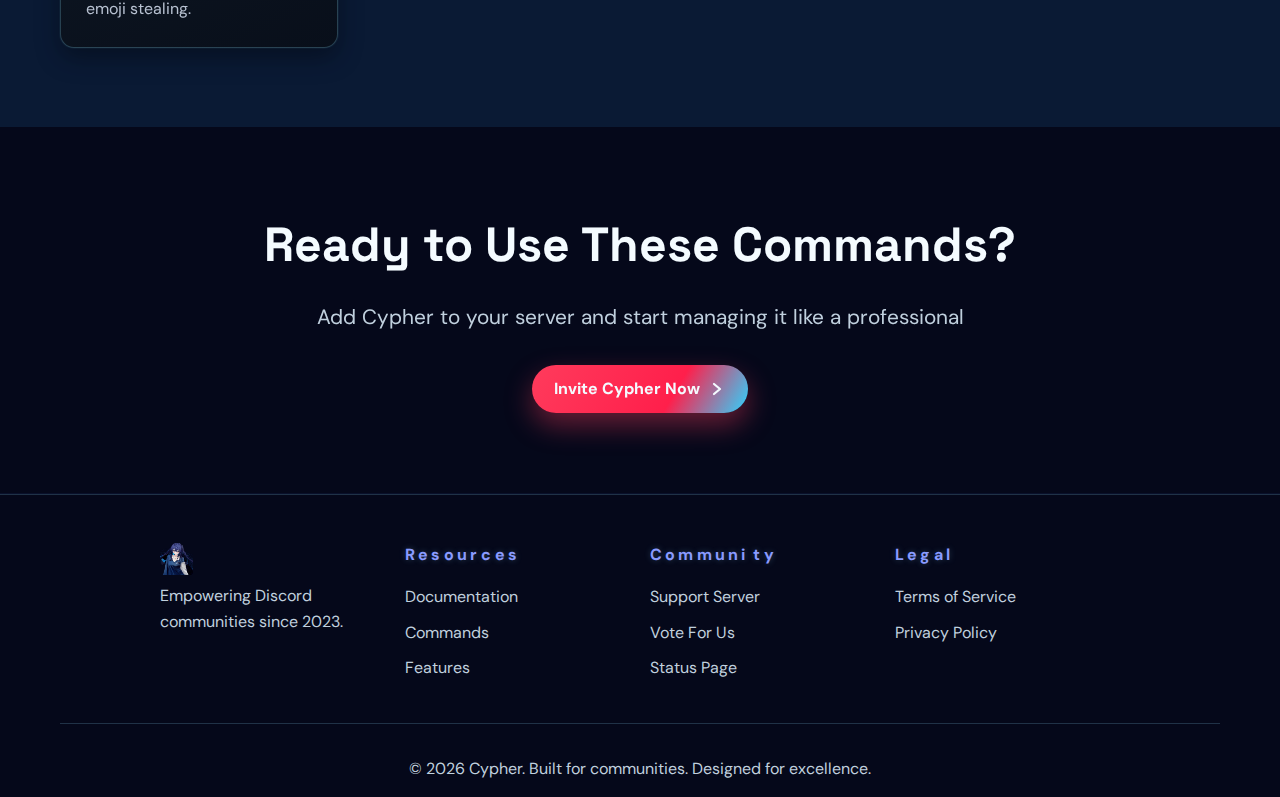
<file: commands/index.html>
<!DOCTYPE html>
<html lang="en">
<head>
    <meta charset="UTF-8">
    <meta name="viewport" content="width=device-width, initial-scale=1.0">
    <title>Cypher - Commands</title>
    <link rel="stylesheet" href="../assets/css/main.css">
    <link rel="icon" type="image/png" href="/images/cypher rebrand logo round (No BG).png">
    <link rel="preconnect" href="https://fonts.googleapis.com">
    <link rel="preconnect" href="https://fonts.gstatic.com" crossorigin>
    <link href="https://fonts.googleapis.com/css2?family=Orbitron:wght@400;700;900&family=Rajdhani:wght@300;400;600;700&display=swap" rel="stylesheet">
</head>
<body>
    <div class="aurora"></div>

    <nav class="navbar">
        <div class="container">
            <div class="navbar-logo">
                <a href="/" style="text-decoration: none; color: inherit; display: flex; align-items: center; gap: 10px;">
                    <img src="../images/cypher rebrand logo (No BG).png" alt="Cypher Logo" class="logo-icon">
                    <span class="logo-text">Cypher</span>
                </a>
            </div>
            <button class="navbar-toggle" id="navbarToggle" aria-label="Toggle navigation" aria-expanded="false">
                <span></span>
                <span></span>
                <span></span>
            </button>
            <div class="navbar-menu" id="navbarMenu">
                <a href="/features" class="navbar-link">Features</a>
                <a href="/commands" class="navbar-link">Commands</a>
                <a href="/about" class="navbar-link">About</a>
                <a href="https://discord.com/oauth2/authorize?client_id=1121314550969532476" class="navbar-invite">Invite Now</a>
            </div>
        </div>
    </nav>

    <section style="padding: 100px 0 50px;">
        <div class="container">
            <h1 class="glitch" data-text="Commands" style="text-align: center; margin-bottom: 30px; font-size:2.8rem;">Commands</h1>
            <p style="text-align: center; font-size: 18px; color: #b7c1d1; margin-bottom: 60px;">
             Explore all the powerful commands available in Cypher
            </p>
        </div>
    </section>

    <section class="commands" id="commands">
        <div class="container">
            <h2 class="section-title">
                <span class="title-line"></span>
                <span class="title-text glossy-text">COMMANDS</span>
                <span class="title-line"></span>
            </h2>
            <h3 id="moderation" style="display: flex; align-items: center; gap: 12px; color: #ff3b5c; margin-bottom: 30px; font-size: 20px;">
                <span class="icon-sheen"><img src="../images/Advanced Moderation.png" alt="Moderation" class="icon-badge icon-badge--md"></span>
                Moderation
            </h3>
            <div class="commands-grid">
                <div class="command-card group group-hover:command-card">
                    <div class="command-header">
                        <span class="command-name">/kick</span>
                        <span class="command-badge">Moderation</span>
                    </div>
                    <p class="command-desc">Kick a member from the server.</p>
                </div>
                <div class="command-card group group-hover:command-card">
                    <div class="command-header">
                        <span class="command-name">/ban</span>
                        <span class="command-badge">Moderation</span>
                    </div>
                    <p class="command-desc">Ban a member from the server.</p>
                </div>
                <div class="command-card group group-hover:command-card">
                    <div class="command-header">
                        <span class="command-name">/unban</span>
                        <span class="command-badge">Moderation</span>
                    </div>
                    <p class="command-desc">Unban a user from the server.</p>
                </div>
                <div class="command-card group group-hover:command-card">
                    <div class="command-header">
                        <span class="command-name">/mute</span>
                        <span class="command-badge">Moderation</span>
                    </div>
                    <p class="command-desc">Mute a member in the server.</p>
                </div>
                <div class="command-card group group-hover:command-card">
                    <div class="command-header">
                        <span class="command-name">/unmute</span>
                        <span class="command-badge">Moderation</span>
                    </div>
                    <p class="command-desc">Unmute a member in the server.</p>
                </div>
                <div class="command-card group group-hover:command-card">
                    <div class="command-header">
                        <span class="command-name">/clean</span>
                        <span class="command-badge">Moderation</span>
                    </div>
                    <p class="command-desc">Clean a specified number of messages.</p>
                </div>
                <div class="command-card group group-hover:command-card">
                    <div class="command-header">
                        <span class="command-name">/anti-raid</span>
                        <span class="command-badge">Moderation</span>
                    </div>
                    <p class="command-desc">Enable or disable anti-raid protection.</p>
                </div>
                <div class="command-card group group-hover:command-card">
                    <div class="command-header">
                        <span class="command-name">/perspective</span>
                        <span class="command-badge">Moderation</span>
                    </div>
                    <p class="command-desc">Judge the toxicity of a prompt.</p>
                </div>
                <div class="command-card group group-hover:command-card">
                    <div class="command-header">
                        <span class="command-name">/analyze</span>
                        <span class="command-badge">Moderation</span>
                    </div>
                    <p class="command-desc">Analyze a word or sentence for toxicity.</p>
                </div>
            </div>

            <h3 id="channel" style="display: flex; align-items: center; gap: 12px; color: #2dd4ff; margin: 50px 0 30px 0; font-size: 20px;">
                <span class="icon-sheen"><img src="../images/Management.png" alt="Channel Management" class="icon-badge icon-badge--md"></span>
                Channel Management
            </h3>
            <div class="commands-grid">
                <div class="command-card group group-hover:command-card">
                    <div class="command-header">
                        <span class="command-name">/channel lock</span>
                        <span class="command-badge">Channel</span>
                    </div>
                    <p class="command-desc">Lock a text channel.</p>
                </div>
                <div class="command-card group group-hover:command-card">
                    <div class="command-header">
                        <span class="command-name">/channel unlock</span>
                        <span class="command-badge">Channel</span>
                    </div>
                    <p class="command-desc">Unlock a text channel.</p>
                </div>
                <div class="command-card group group-hover:command-card">
                    <div class="command-header">
                        <span class="command-name">/channel slowmode</span>
                        <span class="command-badge">Channel</span>
                    </div>
                    <p class="command-desc">Set slowmode for the channel.</p>
                </div>
                <div class="command-card group group-hover:command-card">
                    <div class="command-header">
                        <span class="command-name">/channel server-lock</span>
                        <span class="command-badge">Channel</span>
                    </div>
                    <p class="command-desc">Lock the entire server.</p>
                </div>
                <div class="command-card group group-hover:command-card">
                    <div class="command-header">
                        <span class="command-name">/channel lock-vc</span>
                        <span class="command-badge">Channel</span>
                    </div>
                    <p class="command-desc">Lock a voice channel.</p>
                </div>
                <div class="command-card group group-hover:command-card">
                    <div class="command-header">
                        <span class="command-name">/channel vc-move</span>
                        <span class="command-badge">Channel</span>
                    </div>
                    <p class="command-desc">Move members between voice channels.</p>
                </div>
            </div>

            <h3 id="information" style="display: flex; align-items: center; gap: 12px; color: #ff3b5c; margin: 50px 0 30px 0; font-size: 20px;">
                <span class="icon-sheen"><img src="../images/User.png" alt="User Information" class="icon-badge icon-badge--md"></span>
                User Information
            </h3>
            <div class="commands-grid">
                <div class="command-card group group-hover:command-card">
                    <div class="command-header">
                        <span class="command-name">/avatar</span>
                        <span class="command-badge">Info</span>
                    </div>
                    <p class="command-desc">Get a user's avatar in high quality.</p>
                </div>
                <div class="command-card group group-hover:command-card">
                    <div class="command-header">
                        <span class="command-name">/banner</span>
                        <span class="command-badge">Info</span>
                    </div>
                    <p class="command-desc">Get a user's profile banner.</p>
                </div>
                <div class="command-card group group-hover:command-card">
                    <div class="command-header">
                        <span class="command-name">/info</span>
                        <span class="command-badge">Info</span>
                    </div>
                    <p class="command-desc">Get detailed information about a user.</p>
                </div>
                <div class="command-card group group-hover:command-card">
                    <div class="command-header">
                        <span class="command-name">/server icon</span>
                        <span class="command-badge">Info</span>
                    </div>
                    <p class="command-desc">Get the server's icon.</p>
                </div>
                <div class="command-card group group-hover:command-card">
                    <div class="command-header">
                        <span class="command-name">/server banner</span>
                        <span class="command-badge">Info</span>
                    </div>
                    <p class="command-desc">Get the server's banner.</p>
                </div>
                <div class="command-card group group-hover:command-card">
                    <div class="command-header">
                        <span class="command-name">/server info</span>
                        <span class="command-badge">Info</span>
                    </div>
                    <p class="command-desc">Get comprehensive server information.</p>
                </div>
                <div class="command-card group group-hover:command-card">
                    <div class="command-header">
                        <span class="command-name">/server role-info</span>
                        <span class="command-badge">Info</span>
                    </div>
                    <p class="command-desc">Get information about a server role.</p>
                </div>
                <div class="command-card group group-hover:command-card">
                    <div class="command-header">
                        <span class="command-name">/server roles</span>
                        <span class="command-badge">Info</span>
                    </div>
                    <p class="command-desc">View all server roles.</p>
                </div>
                <div class="command-card group group-hover:command-card">
                    <div class="command-header">
                        <span class="command-name">/server emojis</span>
                        <span class="command-badge">Info</span>
                    </div>
                    <p class="command-desc">View all server emojis.</p>
                </div>
                <div class="command-card group group-hover:command-card">
                    <div class="command-header">
                        <span class="command-name">/server banlist</span>
                        <span class="command-badge">Info</span>
                    </div>
                    <p class="command-desc">View the server's ban list.</p>
                </div>
            </div>

            <h3 id="utility" style="display: flex; align-items: center; gap: 12px; color: #2dd4ff; margin: 50px 0 30px 0; font-size: 20px;">
                <span class="icon-sheen"><img src="../images/Utility.png" alt="Utility" class="icon-badge icon-badge--md"></span>
                Utility
            </h3>
            <div class="commands-grid">
                <div class="command-card group group-hover:command-card">
                    <div class="command-header">
                        <span class="command-name">/ping</span>
                        <span class="command-badge">Utility</span>
                    </div>
                    <p class="command-desc">Check bot latency and response time.</p>
                </div>
                <div class="command-card group group-hover:command-card">
                    <div class="command-header">
                        <span class="command-name">/quote</span>
                        <span class="command-badge">Utility</span>
                    </div>
                    <p class="command-desc">Quote a message with custom styling.</p>
                </div>
                <div class="command-card group group-hover:command-card">
                    <div class="command-header">
                        <span class="command-name">/inrole</span>
                        <span class="command-badge">Utility</span>
                    </div>
                    <p class="command-desc">View number of members in a role.</p>
                </div>
                <div class="command-card group group-hover:command-card">
                    <div class="command-header">
                        <span class="command-name">/snipe delete</span>
                        <span class="command-badge">Utility</span>
                    </div>
                    <p class="command-desc">Snipe a deleted message.</p>
                </div>
                <div class="command-card group group-hover:command-card">
                    <div class="command-header">
                        <span class="command-name">/snipe edit</span>
                        <span class="command-badge">Utility</span>
                    </div>
                    <p class="command-desc">Snipe an edited message.</p>
                </div>
                <div class="command-card group group-hover:command-card">
                    <div class="command-header">
                        <span class="command-name">/snipe react</span>
                        <span class="command-badge">Utility</span>
                    </div>
                    <p class="command-desc">Snipe a reaction to a message.</p>
                </div>
                <div class="command-card group group-hover:command-card">
                    <div class="command-header">
                        <span class="command-name">/timestamp</span>
                        <span class="command-badge">Utility</span>
                    </div>
                    <p class="command-desc">Generate timestamps in various formats.</p>
                </div>
                <div class="command-card group group-hover:command-card">
                    <div class="command-header">
                        <span class="command-name">/afk</span>
                        <span class="command-badge">Utility</span>
                    </div>
                    <p class="command-desc">Set an AFK status with custom message.</p>
                </div>
                <div class="command-card group group-hover:command-card">
                    <div class="command-header">
                        <span class="command-name">/reminder add</span>
                        <span class="command-badge">Utility</span>
                    </div>
                    <p class="command-desc">Set a reminder for later.</p>
                </div>
                <div class="command-card group group-hover:command-card">
                    <div class="command-header">
                        <span class="command-name">/reminder remove</span>
                        <span class="command-badge">Utility</span>
                    </div>
                    <p class="command-desc">Remove a reminder.</p>
                </div>
                <div class="command-card group group-hover:command-card">
                    <div class="command-header">
                        <span class="command-name">/reminder list</span>
                        <span class="command-badge">Utility</span>
                    </div>
                    <p class="command-desc">List all reminders.</p>
                </div>
                <div class="command-card group group-hover:command-card">
                    <div class="command-header">
                        <span class="command-name">/emoji-info</span>
                        <span class="command-badge">Utility</span>
                    </div>
                    <p class="command-desc">Get information about an emoji.</p>
                </div>
                <div class="command-card group group-hover:command-card">
                    <div class="command-header">
                        <span class="command-name">/steal</span>
                        <span class="command-badge">Utility</span>
                    </div>
                    <p class="command-desc">Steal an emoji from another server.</p>
                </div>
            </div>

            <h3 id="search" style="display: flex; align-items: center; gap: 12px; color: #ff3b5c; margin: 50px 0 30px 0; font-size: 20px;">
                <span class="icon-sheen"><img src="../images/Search.png" alt="Search" class="icon-badge icon-badge--md"></span>
                Search
            </h3>
            <div class="commands-grid">
                <div class="command-card group group-hover:command-card">
                    <div class="command-header">
                        <span class="command-name">/define</span>
                        <span class="command-badge">Search</span>
                    </div>
                    <p class="command-desc">Get the definition of a word.</p>
                </div>
                <div class="command-card group group-hover:command-card">
                    <div class="command-header">
                        <span class="command-name">/urban-define</span>
                        <span class="command-badge">Search</span>
                    </div>
                    <p class="command-desc">Get Urban Dictionary definition.</p>
                </div>
                <div class="command-card group group-hover:command-card">
                    <div class="command-header">
                        <span class="command-name">/weather</span>
                        <span class="command-badge">Search</span>
                    </div>
                    <p class="command-desc">Get weather information for a location.</p>
                </div>
                <div class="command-card group group-hover:command-card">
                    <div class="command-header">
                        <span class="command-name">/google</span>
                        <span class="command-badge">Search</span>
                    </div>
                    <p class="command-desc">Search Google and return results directly in Discord.</p>
                </div>
                <div class="command-card group group-hover:command-card">
                    <div class="command-header">
                        <span class="command-name">/youtube</span>
                        <span class="command-badge">Search</span>
                    </div>
                    <p class="command-desc">Search YouTube for videos.</p>
                </div>
                <div class="command-card group group-hover:command-card">
                    <div class="command-header">
                        <span class="command-name">/reverse-image</span>
                        <span class="command-badge">Search</span>
                    </div>
                    <p class="command-desc">Reverse image search using Google or other engines.</p>
                </div>
            </div>

            <h3 id="ai" style="display: flex; align-items: center; gap: 12px; color: #2dd4ff; margin: 50px 0 30px 0; font-size: 20px;">
                <span class="icon-sheen"><img src="../images/Robot.png" alt="AI" class="icon-badge icon-badge--md"></span>
                AI
            </h3>
            <div class="commands-grid">
                <div class="command-card group group-hover:command-card">
                    <div class="command-header">
                        <span class="command-name">/grok</span>
                        <span class="command-badge">AI</span>
                    </div>
                    <p class="command-desc">Chat with Grok AI models.</p>
                </div>
                <div class="command-card group group-hover:command-card">
                    <div class="command-header">
                        <span class="command-name">/grokvision</span>
                        <span class="command-badge">AI</span>
                    </div>
                    <p class="command-desc">Analyze images with Grok AI.</p>
                </div>
                <div class="command-card group group-hover:command-card">
                    <div class="command-header">
                        <span class="command-name">/grokimage</span>
                        <span class="command-badge">AI</span>
                    </div>
                    <p class="command-desc">Generate images with Grok AI.</p>
                </div>
            </div>

            <h3 id="member" style="display: flex; align-items: center; gap: 12px; color: #2dd4ff; margin: 50px 0 30px 0; font-size: 20px;">
                <span class="icon-sheen"><img src="../images/Member.png" alt="Member" class="icon-badge icon-badge--md"></span>
                Member
            </h3>
            <div class="commands-grid">
                <div class="command-card group group-hover:command-card">
                    <div class="command-header">
                        <span class="command-name">/member add-role</span>
                        <span class="command-badge">Member</span>
                    </div>
                    <p class="command-desc">Add a role to a member.</p>
                </div>
                <div class="command-card group group-hover:command-card">
                    <div class="command-header">
                        <span class="command-name">/member remove-role</span>
                        <span class="command-badge">Member</span>
                    </div>
                    <p class="command-desc">Remove a role from a member.</p>
                </div>
                <div class="command-card group group-hover:command-card">
                    <div class="command-header">
                        <span class="command-name">/member rename</span>
                        <span class="command-badge">Member</span>
                    </div>
                    <p class="command-desc">Set a member's nickname.</p>
                </div>
                <div class="command-card group group-hover:command-card">
                    <div class="command-header">
                        <span class="command-name">/member reset-nick</span>
                        <span class="command-badge">Member</span>
                    </div>
                    <p class="command-desc">Reset a member's nickname.</p>
                </div>
            </div>

            <h3 id="role" style="display: flex; align-items: center; gap: 12px; color: #ff3b5c; margin: 50px 0 30px 0; font-size: 20px;">
                <span class="icon-sheen"><img src="../images/Role.png" alt="Role" class="icon-badge icon-badge--md"></span>
                Role
            </h3>
            <div class="commands-grid">
                <div class="command-card group group-hover:command-card">
                    <div class="command-header">
                        <span class="command-name">/role humans</span>
                        <span class="command-badge">Role</span>
                    </div>
                    <p class="command-desc">Add a role to all humans in the server.</p>
                </div>
                <div class="command-card group group-hover:command-card">
                    <div class="command-header">
                        <span class="command-name">/role kick</span>
                        <span class="command-badge">Role</span>
                    </div>
                    <p class="command-desc">Kick all users within a specific role.</p>
                </div>
            </div>

            <h3 id="config" style="display: flex; align-items: center; gap: 12px; color: #2dd4ff; margin: 50px 0 30px 0; font-size: 20px;">
                <span class="icon-sheen"><img src="../images/Config.png" alt="Config" class="icon-badge icon-badge--md"></span>
                Config
            </h3>
            <div class="commands-grid">
                <div class="command-card group group-hover:command-card">
                    <div class="command-header">
                        <span class="command-name">/prefix add</span>
                        <span class="command-badge">Config</span>
                    </div>
                    <p class="command-desc">Add a custom prefix for this server.</p>
                </div>
                <div class="command-card group group-hover:command-card">
                    <div class="command-header">
                        <span class="command-name">/prefix remove</span>
                        <span class="command-badge">Config</span>
                    </div>
                    <p class="command-desc">Remove a custom prefix from this server.</p>
                </div>
                <div class="command-card group group-hover:command-card">
                    <div class="command-header">
                        <span class="command-name">/prefix list</span>
                        <span class="command-badge">Config</span>
                    </div>
                    <p class="command-desc">List current prefixes for this server.</p>
                </div>
                <div class="command-card group group-hover:command-card">
                    <div class="command-header">
                        <span class="command-name">/prefix reset</span>
                        <span class="command-badge">Config</span>
                    </div>
                    <p class="command-desc">Reset all custom prefixes for this server.</p>
                </div>
            </div>

            <h3 id="creative" style="display: flex; align-items: center; gap: 12px; color: #ff3b5c; margin: 50px 0 30px 0; font-size: 20px;">
                <span class="icon-sheen"><img src="../images/Creativity.png" alt="Creative & Fun" class="icon-badge icon-badge--md"></span>
                Creative & Fun
            </h3>
            <div class="commands-grid">
                <div class="command-card group group-hover:command-card">
                    <div class="command-header">
                        <span class="command-name">/embed create</span>
                        <span class="command-badge">Creative</span>
                    </div>
                    <p class="command-desc">Create customizable embeds.</p>
                </div>
                <div class="command-card group group-hover:command-card">
                    <div class="command-header">
                        <span class="command-name">/tts voice</span>
                        <span class="command-badge">Fun</span>
                    </div>
                    <p class="command-desc">Generate Text-to-Speech audio.</p>
                </div>
                <div class="command-card group group-hover:command-card">
                    <div class="command-header">
                        <span class="command-name">/tts convert</span>
                        <span class="command-badge">Fun</span>
                    </div>
                    <p class="command-desc">Convert text to speech in any language.</p>
                </div>
                <div class="command-card group group-hover:command-card">
                    <div class="command-header">
                        <span class="command-name">/imagefx_1</span>
                        <span class="command-badge">Fun</span>
                    </div>
                    <p class="command-desc">Apply effects to user avatars or images.</p>
                </div>
                <div class="command-card group group-hover:command-card">
                    <div class="command-header">
                        <span class="command-name">/stats</span>
                        <span class="command-badge">Info</span>
                    </div>
                    <p class="command-desc">View comprehensive bot statistics.</p>
                </div>
            </div>
        </div>
    </section>

    <section style="padding: 80px 0; background: rgba(45, 212, 255, 0.05);">
        <div class="container">
            <h2 class="section-title">
                <span class="title-line"></span>
                <span class="title-text glossy-text">COMMAND CATEGORIES</span>
                <span class="title-line"></span>
            </h2>
            <div style="display: grid; grid-template-columns: repeat(auto-fit, minmax(220px, 1fr)); gap: 16px;">
                <a href="#moderation" style="text-decoration: none;" class="category-card">
                    <div style="display: flex; align-items: center; gap: 8px; margin-bottom: 8px;" class="card-hover">
                        <span class="icon-sheen"><img src="../images/Advanced Moderation.png" alt="Moderation" class="icon-badge icon-badge--sm"></span>
                        <h3 style="color: #ff3b5c; margin: 0; font-size: 18px;">Moderation</h3>
                    </div>
                    <p style="color: #b7c1d1;">Kick, ban, mute, anti-raid, and toxicity analysis.</p>
                </a>
                <a href="#channel" style="text-decoration: none;" class="category-card">
                    <div style="display: flex; align-items: center; gap: 8px; margin-bottom: 8px;" class="card-hover">
                        <span class="icon-sheen"><img src="../images/Management.png" alt="Channel" class="icon-badge icon-badge--sm"></span>
                        <h3 style="color: #2dd4ff; margin: 0; font-size: 18px;">Channel</h3>
                    </div>
                    <p style="color: #b7c1d1;">Lock/unlock channels, slowmode, voice channel management.</p>
                </a>
                <a href="#information" style="text-decoration: none;" class="category-card">
                    <div style="display: flex; align-items: center; gap: 8px; margin-bottom: 8px;" class="card-hover">
                        <span class="icon-sheen"><img src="../images/User.png" alt="Information" class="icon-badge icon-badge--sm"></span>
                        <h3 style="color: #ff3b5c; margin: 0; font-size: 18px;">Information</h3>
                    </div>
                    <p style="color: #b7c1d1;">Avatar, banner, user info, server details, and more.</p>
                </a>
                <a href="#utility" style="text-decoration: none;" class="category-card">
                    <div style="display: flex; align-items: center; gap: 8px; margin-bottom: 8px;" class="card-hover">
                        <span class="icon-sheen"><img src="../images/Utility.png" alt="Utility" class="icon-badge icon-badge--sm"></span>
                        <h3 style="color: #2dd4ff; margin: 0; font-size: 18px;">Utility</h3>
                    </div>
                    <p style="color: #b7c1d1;">Snipe, quote, timestamp, AFK, reminders, and utilities.</p>
                </a>
                <a href="#search" style="text-decoration: none;" class="category-card">
                    <div style="display: flex; align-items: center; gap: 8px; margin-bottom: 8px;" class="card-hover">
                        <span class="icon-sheen"><img src="../images/Search.png" alt="Search" class="icon-badge icon-badge--sm"></span>
                        <h3 style="color: #ff3b5c; margin: 0; font-size: 18px;">Search</h3>
                    </div>
                    <p style="color: #b7c1d1;">Dictionary, Urban, and weather lookups.</p>
                </a>
                <a href="#ai" style="text-decoration: none;" class="category-card">
                    <div style="display: flex; align-items: center; gap: 8px; margin-bottom: 8px;" class="card-hover">
                        <span class="icon-sheen"><img src="../images/Robot.png" alt="AI" class="icon-badge icon-badge--sm"></span>
                        <h3 style="color: #2dd4ff; margin: 0; font-size: 18px;">AI</h3>
                    </div>
                    <p style="color: #b7c1d1;">Grok chat, vision, and image generation.</p>
                </a>
                <a href="#member" style="text-decoration: none;" class="category-card">
                    <div style="display: flex; align-items: center; gap: 8px; margin-bottom: 8px;" class="card-hover">
                        <span class="icon-sheen"><img src="../images/Member.png" alt="Member" class="icon-badge icon-badge--sm"></span>
                        <h3 style="color: #ff3b5c; margin: 0; font-size: 18px;">Member</h3>
                    </div>
                    <p style="color: #b7c1d1;">Add/remove roles and rename members.</p>
                </a>
                <a href="#role" style="text-decoration: none;" class="category-card">
                    <div style="display: flex; align-items: center; gap: 8px; margin-bottom: 8px;" class="card-hover">
                        <span class="icon-sheen"><img src="../images/Role.png" alt="Role" class="icon-badge icon-badge--sm"></span>
                        <h3 style="color: #2dd4ff; margin: 0; font-size: 18px;">Role</h3>
                    </div>
                    <p style="color: #b7c1d1;">Bulk role actions and prefixes.</p>
                </a>
                <a href="#creative" style="text-decoration: none;" class="category-card">
                    <div style="display: flex; align-items: center; gap: 8px; margin-bottom: 8px;" class="card-hover">
                        <span class="icon-sheen"><img src="../images/Creativity.png" alt="Creative" class="icon-badge icon-badge--sm"></span>
                        <h3 style="color: #ff3b5c; margin: 0; font-size: 18px;">Creative</h3>
                    </div>
                    <p style="color: #b7c1d1;">Embeds, TTS, image effects, emoji stealing.</p>
                </a>
            </div>
        </div>
    </section>

    <section class="cta">
        <div class="container">
            <div class="cta-content">
                <h2>Ready to Use These Commands?</h2>
                <p>Add Cypher to your server and start managing it like a professional</p>
                <a href="https://discord.com/oauth2/authorize?client_id=1121314550969532476" class="btn btn-large btn-primary group">
                                        <span>Invite Cypher Now</span>
                                        <span class="btn-icon group-hover:translate-y-6" style="font-size:1.2em;display:inline-flex;align-items:center;vertical-align:middle;color:#08111a;">
                                            <svg width="18" height="18" viewBox="0 0 18 18" fill="none" xmlns="http://www.w3.org/2000/svg">
                                                <path d="M6 4L12 9L6 14" stroke="currentColor" stroke-width="2.2" stroke-linecap="round" stroke-linejoin="round"/>
                                            </svg>
                                        </span>
                </a>
            </div>
        </div>
    </section>

    <button class="back-to-top" id="backToTop"></button>

    <footer class="footer">
        <div class="container">
            <div class="footer-content">
                <div class="footer-section">
                    <div class="logo">
                        <img src="../images/cypher rebrand logo (No BG).png" alt="Cypher Logo" class="logo-icon">
                        <span class="logo-text">Cypher</span>
                    </div>
                    <p>Empowering Discord communities since 2023.</p>
                </div>
                <div class="footer-section">
                    <h4 class="binary-roll">Resources</h4>
                    <ul>
                        <li><a href="#">Documentation</a></li>
                        <li><a href="/commands">Commands</a></li>
                        <li><a href="/features">Features</a></li>
                    </ul>
                </div>
                <div class="footer-section">
                    <h4 class="binary-roll">Community</h4>
                    <ul>
                        <li><a href="https://discord.gg/Zygr52jpme">Support Server</a></li>
                        <li><a href="https://top.gg/bot/1121314550969532476/vote">Vote For Us</a></li>
                        <li><a href="/status">Status Page</a></li>
                    </ul>
                </div>
                <div class="footer-section">
                    <h4 class="binary-roll">Legal</h4>
                    <ul>
                        <li><a href="/tos">Terms of Service</a></li>
                        <li><a href="/privacy">Privacy Policy</a></li>
                    </ul>
                </div>
            </div>
            <div class="footer-bottom">
                <p>&copy; 2026 Cypher. Built for communities. Designed for excellence.</p>
            </div>
        </div>
    </footer>

    <script type="module" src="../assets/js/main.js"></script>
    <script>
        document.addEventListener('DOMContentLoaded', function() {
            document.querySelectorAll('img').forEach(function(img) {
                img.addEventListener('contextmenu', function(e) { e.preventDefault(); });
                img.addEventListener('dragstart', function(e) { e.preventDefault(); });
            });
        });
    </script>
</body>
</html>
</file>
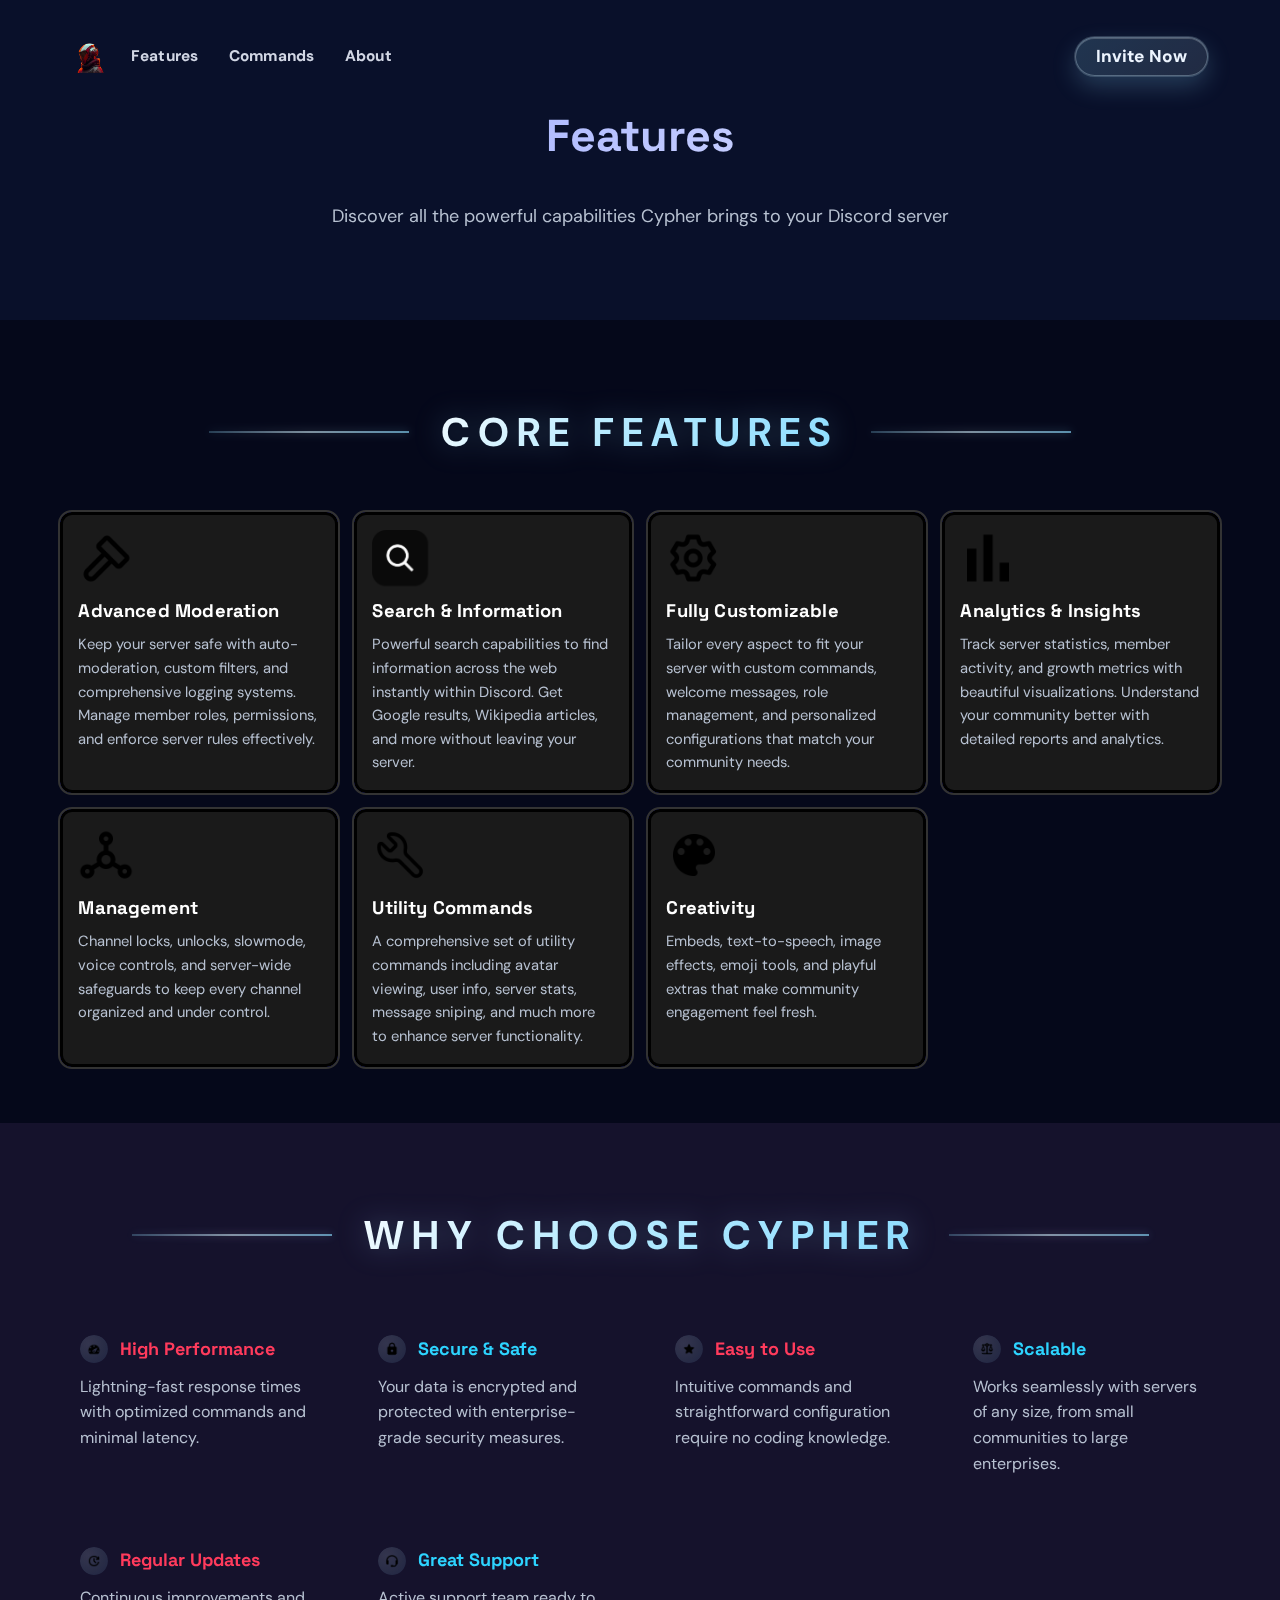
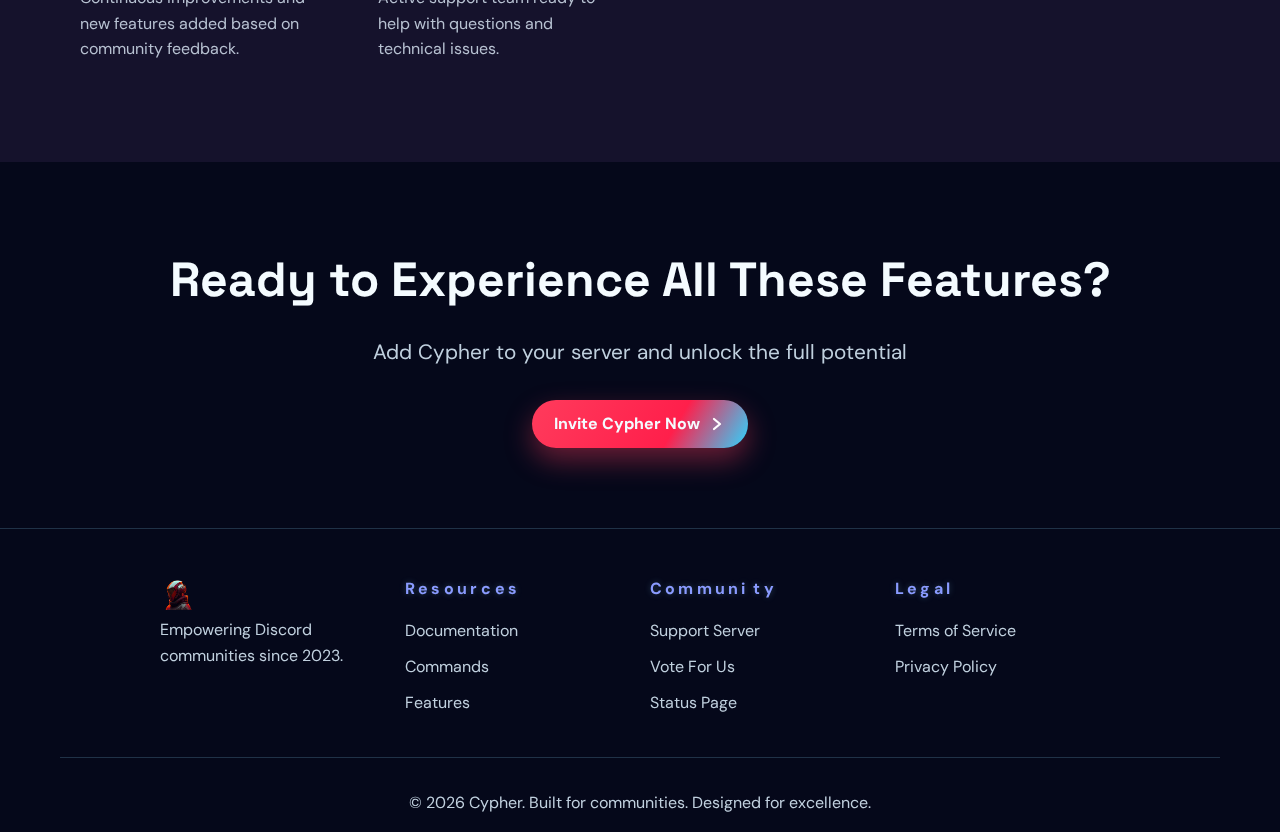
<file: features/index.html>
<!DOCTYPE html>
<html lang="en">
<head>
    <meta charset="UTF-8">
    <meta name="viewport" content="width=device-width, initial-scale=1.0">
    <title>Features - Cypher Discord Bot</title>
    <link rel="stylesheet" href="../assets/css/main.css">
    <link rel="icon" type="image/png" href="/images/cypher.png">
    <link rel="preconnect" href="https://fonts.googleapis.com">
    <link rel="preconnect" href="https://fonts.gstatic.com" crossorigin>
    <link href="https://fonts.googleapis.com/css2?family=Orbitron:wght@400;700;900&family=Rajdhani:wght@300;400;600;700&display=swap" rel="stylesheet">
</head>
<body>
    <div class="aurora"></div>

    <nav class="navbar">
        <div class="container">
            <div class="navbar-logo">
                <a href="/" style="text-decoration: none; color: inherit; display: flex; align-items: center; gap: 10px;">
                    <img src="../images/cypher.png" alt="Cypher Logo" class="logo-icon">
                    <span class="logo-text">Cypher</span>
                </a>
            </div>
            <button class="navbar-toggle" id="navbarToggle" aria-label="Toggle navigation" aria-expanded="false">
                <span></span>
                <span></span>
                <span></span>
            </button>
            <div class="navbar-menu" id="navbarMenu">
                <a href="/features" class="navbar-link">Features</a>
                <a href="/commands" class="navbar-link">Commands</a>
                <a href="/about" class="navbar-link">About</a>
                <a href="https://discord.com/oauth2/authorize?client_id=1121314550969532476" class="navbar-invite">Invite Now</a>
            </div>
        </div>
    </nav>

    <section style="padding: 100px 0 50px;">
        <div class="container">
            <h1 class="glitch" data-text="Features" style="text-align: center; margin-bottom: 30px; font-size:2.8rem;">Features</h1>
            <p style="text-align: center; font-size: 18px; color: #b7c1d1; margin-bottom: 40px;">
                Discover all the powerful capabilities Cypher brings to your Discord server
            </p>
        </div>
    </section>

    <section class="features">
        <div class="container">
            <h2 class="section-title">
                <span class="title-line"></span>
                <span class="title-text glossy-text">CORE FEATURES</span>
                <span class="title-line"></span>
            </h2>
            <div class="features-grid">
                <div class="feature-card">
                    <img src="../images/Advanced Moderation.png" alt="Advanced Moderation" class="feature-icon" width="80" height="80">
                    <h3>Advanced Moderation</h3>
                    <p>Keep your server safe with auto-moderation, custom filters, and comprehensive logging systems. Manage member roles, permissions, and enforce server rules effectively.</p>
                </div>
                <div class="feature-card">
                    <img src="../images/Search.png" alt="Search" class="feature-icon" width="80" height="80">
                    <h3>Search & Information</h3>
                    <p>Powerful search capabilities to find information across the web instantly within Discord. Get Google results, Wikipedia articles, and more without leaving your server.</p>
                </div>
                <div class="feature-card">
                    <img src="../images/Customizable.png" alt="Customizable" class="feature-icon" width="80" height="80">
                    <h3>Fully Customizable</h3>
                    <p>Tailor every aspect to fit your server with custom commands, welcome messages, role management, and personalized configurations that match your community needs.</p>
                </div>
                <div class="feature-card">
                    <img src="../images/Analytics.png" alt="Analytics" class="feature-icon" width="80" height="80">
                    <h3>Analytics & Insights</h3>
                    <p>Track server statistics, member activity, and growth metrics with beautiful visualizations. Understand your community better with detailed reports and analytics.</p>
                </div>
                <div class="feature-card">
                    <img src="../images/Management.png" alt="Management" class="feature-icon" width="80" height="80">
                    <h3>Management</h3>
                    <p>Channel locks, unlocks, slowmode, voice controls, and server-wide safeguards to keep every channel organized and under control.</p>
                </div>
                <div class="feature-card">
                    <img src="../images/Utility.png" alt="Utility" class="feature-icon" width="80" height="80">
                    <h3>Utility Commands</h3>
                    <p>A comprehensive set of utility commands including avatar viewing, user info, server stats, message sniping, and much more to enhance server functionality.</p>
                </div>
                <div class="feature-card">
                    <img src="../images/Creativity.png" alt="Creativity" class="feature-icon" width="80" height="80">
                    <h3>Creativity</h3>
                    <p>Embeds, text-to-speech, image effects, emoji tools, and playful extras that make community engagement feel fresh.</p>
                </div>
            </div>
        </div>
    </section>

    <section style="padding: 80px 0; background: rgba(255, 59, 92, 0.05);">
        <div class="container">
            <h2 class="section-title">
                <span class="title-line"></span>
                <span class="title-text glossy-text">WHY CHOOSE CYPHER</span>
                <span class="title-line"></span>
            </h2>
            <div style="display: grid; grid-template-columns: repeat(auto-fit, minmax(250px, 1fr)); gap: 30px;">
                <div style="padding: 20px;">
                    <div style="display: flex; align-items: center; gap: 12px; margin-bottom: 10px;" class="card-hover">
                        <span class="icon-sheen"><img src="../images/Performance.png" alt="High Performance" class="icon-badge icon-badge--md"></span>
                        <h3 style="color: #ff3b5c; margin: 0; font-size: 18px;">High Performance</h3>
                    </div>
                    <p style="color: #b7c1d1;">Lightning-fast response times with optimized commands and minimal latency.</p>
                </div>
                <div style="padding: 20px;">
                    <div style="display: flex; align-items: center; gap: 12px; margin-bottom: 10px;" class="card-hover">
                        <span class="icon-sheen"><img src="../images/Secure.png" alt="Secure & Safe" class="icon-badge icon-badge--md"></span>
                        <h3 style="color: #2dd4ff; margin: 0; font-size: 18px;">Secure & Safe</h3>
                    </div>
                    <p style="color: #b7c1d1;">Your data is encrypted and protected with enterprise-grade security measures.</p>
                </div>
                <div style="padding: 20px;">
                    <div style="display: flex; align-items: center; gap: 12px; margin-bottom: 10px;" class="card-hover">
                        <span class="icon-sheen"><img src="../images/Easy.png" alt="Easy to Use" class="icon-badge icon-badge--md"></span>
                        <h3 style="color: #ff3b5c; margin: 0; font-size: 18px;">Easy to Use</h3>
                    </div>
                    <p style="color: #b7c1d1;">Intuitive commands and straightforward configuration require no coding knowledge.</p>
                </div>
                <div style="padding: 20px;">
                    <div style="display: flex; align-items: center; gap: 12px; margin-bottom: 10px;" class="card-hover">
                        <span class="icon-sheen"><img src="../images/Scalable.png" alt="Scalable" class="icon-badge icon-badge--md"></span>
                        <h3 style="color: #2dd4ff; margin: 0; font-size: 18px;">Scalable</h3>
                    </div>
                    <p style="color: #b7c1d1;">Works seamlessly with servers of any size, from small communities to large enterprises.</p>
                </div>
                <div style="padding: 20px;">
                    <div style="display: flex; align-items: center; gap: 12px; margin-bottom: 10px;" class="card-hover">
                        <span class="icon-sheen"><img src="../images/Updates.png" alt="Regular Updates" class="icon-badge icon-badge--md"></span>
                        <h3 style="color: #ff3b5c; margin: 0; font-size: 18px;">Regular Updates</h3>
                    </div>
                    <p style="color: #b7c1d1;">Continuous improvements and new features added based on community feedback.</p>
                </div>
                <div style="padding: 20px;">
                    <div style="display: flex; align-items: center; gap: 12px; margin-bottom: 10px;" class="card-hover">
                        <span class="icon-sheen"><img src="../images/Support.png" alt="Great Support" class="icon-badge icon-badge--md"></span>
                        <h3 style="color: #2dd4ff; margin: 0; font-size: 18px;">Great Support</h3>
                    </div>
                    <p style="color: #b7c1d1;">Active support team ready to help with questions and technical issues.</p>
                </div>
            </div>
        </div>
    </section>

    <section class="cta">
        <div class="container">
            <div class="cta-content">
                <h2>Ready to Experience All These Features?</h2>
                <p>Add Cypher to your server and unlock the full potential</p>
                <a href="https://discord.com/oauth2/authorize?client_id=1121314550969532476" class="btn btn-large btn-primary group">
                                        <span>Invite Cypher Now</span>
                                        <span class="btn-icon group-hover:translate-y-6" style="font-size:1.2em;display:inline-flex;align-items:center;vertical-align:middle;color:#fff;">
                                            <svg width="18" height="18" viewBox="0 0 18 18" fill="none" xmlns="http://www.w3.org/2000/svg">
                                                <path d="M6 4L12 9L6 14" stroke="#fff" stroke-width="2.2" stroke-linecap="round" stroke-linejoin="round"/>
                                            </svg>
                                        </span>
                </a>
            </div>
        </div>
    </section>

    <button class="back-to-top" id="backToTop"></button>

    <footer class="footer">
        <div class="container">
            <div class="footer-content">
                <div class="footer-section">
                    <div class="logo">
                        <img src="../images/cypher.png" alt="Cypher Logo" class="logo-icon">
                        <span class="logo-text">Cypher</span>
                    </div>
                    <p>Empowering Discord communities since 2023.</p>
                </div>
                <div class="footer-section">
                    <h4 class="binary-roll">Resources</h4>
                    <ul>
                        <li><a href="#">Documentation</a></li>
                        <li><a href="/commands">Commands</a></li>
                        <li><a href="/features">Features</a></li>
                    </ul>
                </div>
                <div class="footer-section">
                    <h4 class="binary-roll">Community</h4>
                    <ul>
                        <li><a href="https://discord.gg/Zygr52jpme">Support Server</a></li>
                        <li><a href="https://top.gg/bot/1121314550969532476/vote">Vote For Us</a></li>
                        <li><a href="/status">Status Page</a></li>
                    </ul>
                </div>
                <div class="footer-section">
                    <h4 class="binary-roll">Legal</h4>
                    <ul>
                        <li><a href="/tos">Terms of Service</a></li>
                        <li><a href="/privacy">Privacy Policy</a></li>
                    </ul>
                </div>
            </div>
            <div class="footer-bottom">
                <p>&copy; 2026 Cypher. Built for communities. Designed for excellence.</p>
            </div>
        </div>
    </footer>

    <script type="module" src="../assets/js/main.js"></script>
    <script>
        document.addEventListener('DOMContentLoaded', function() {
            document.querySelectorAll('img').forEach(function(img) {
                img.addEventListener('contextmenu', function(e) { e.preventDefault(); });
                img.addEventListener('dragstart', function(e) { e.preventDefault(); });
            });
        });
    </script>
</body>
</html>
</file>
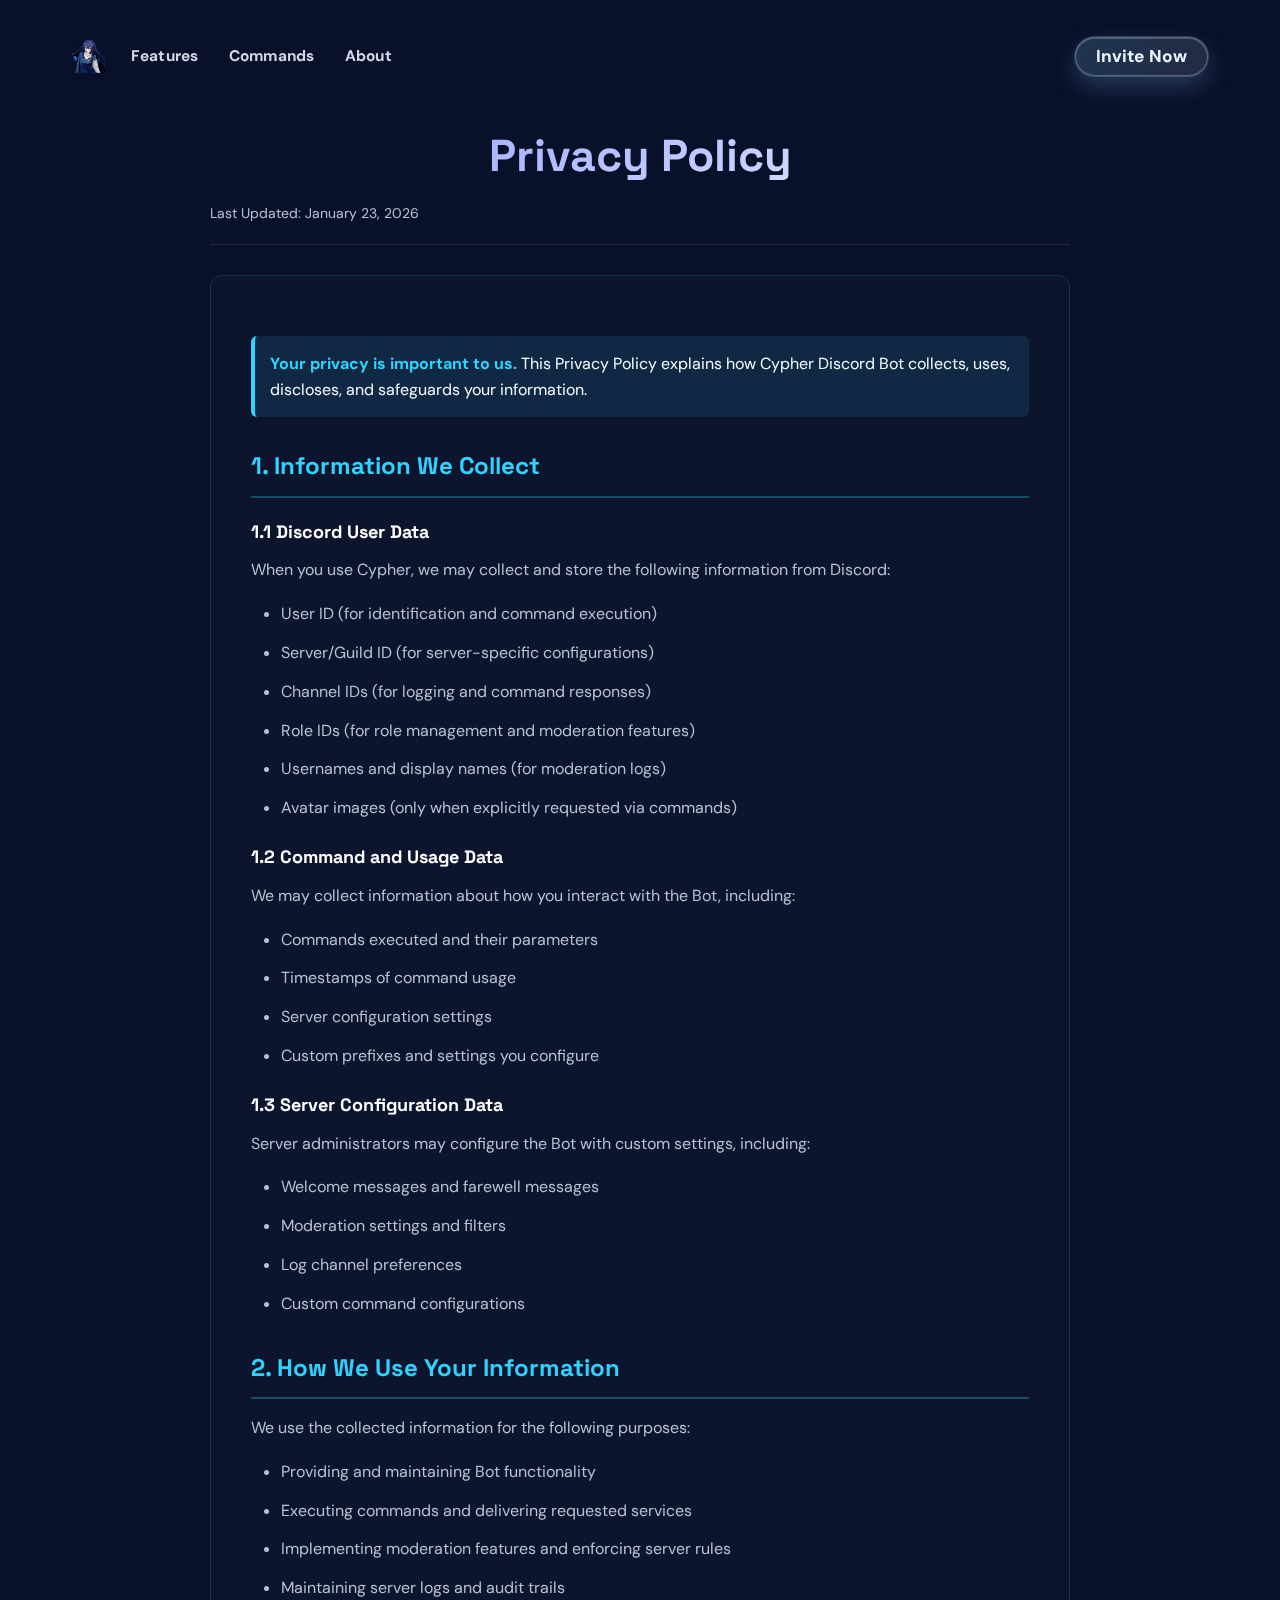
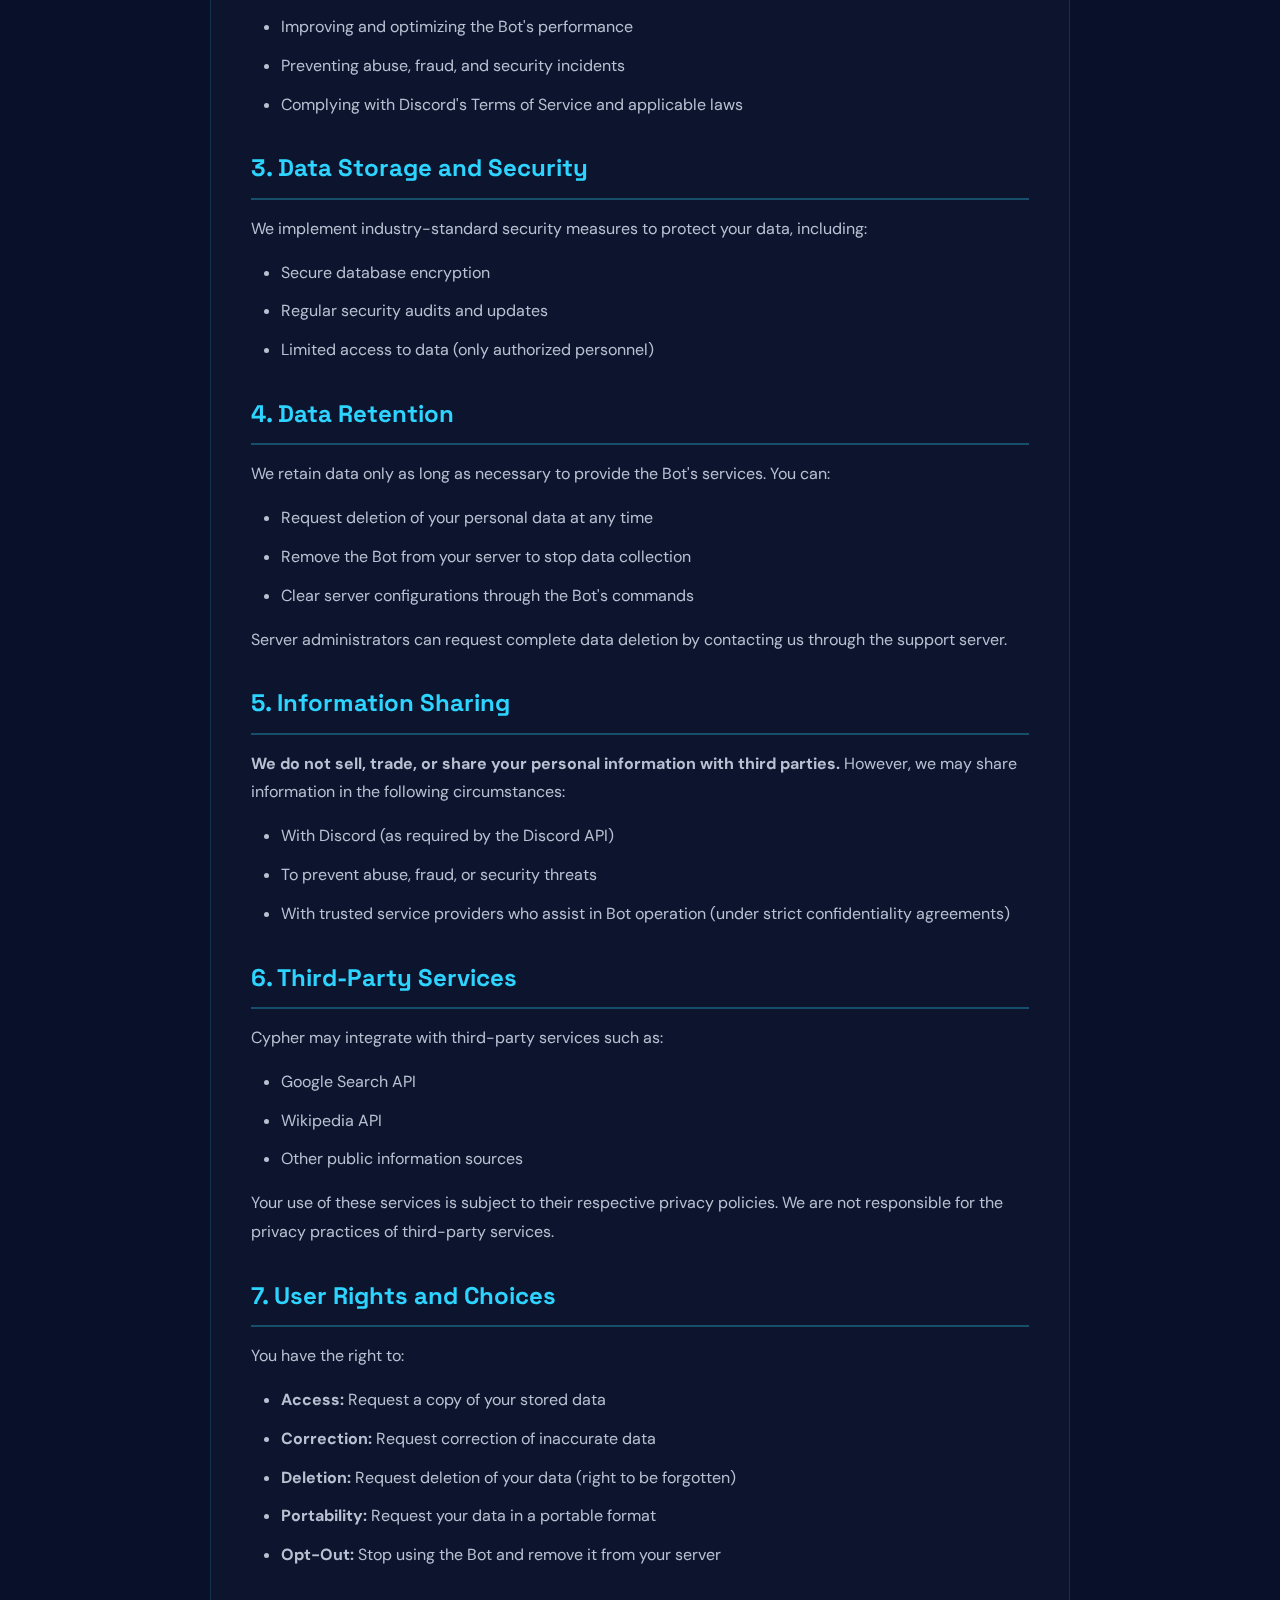
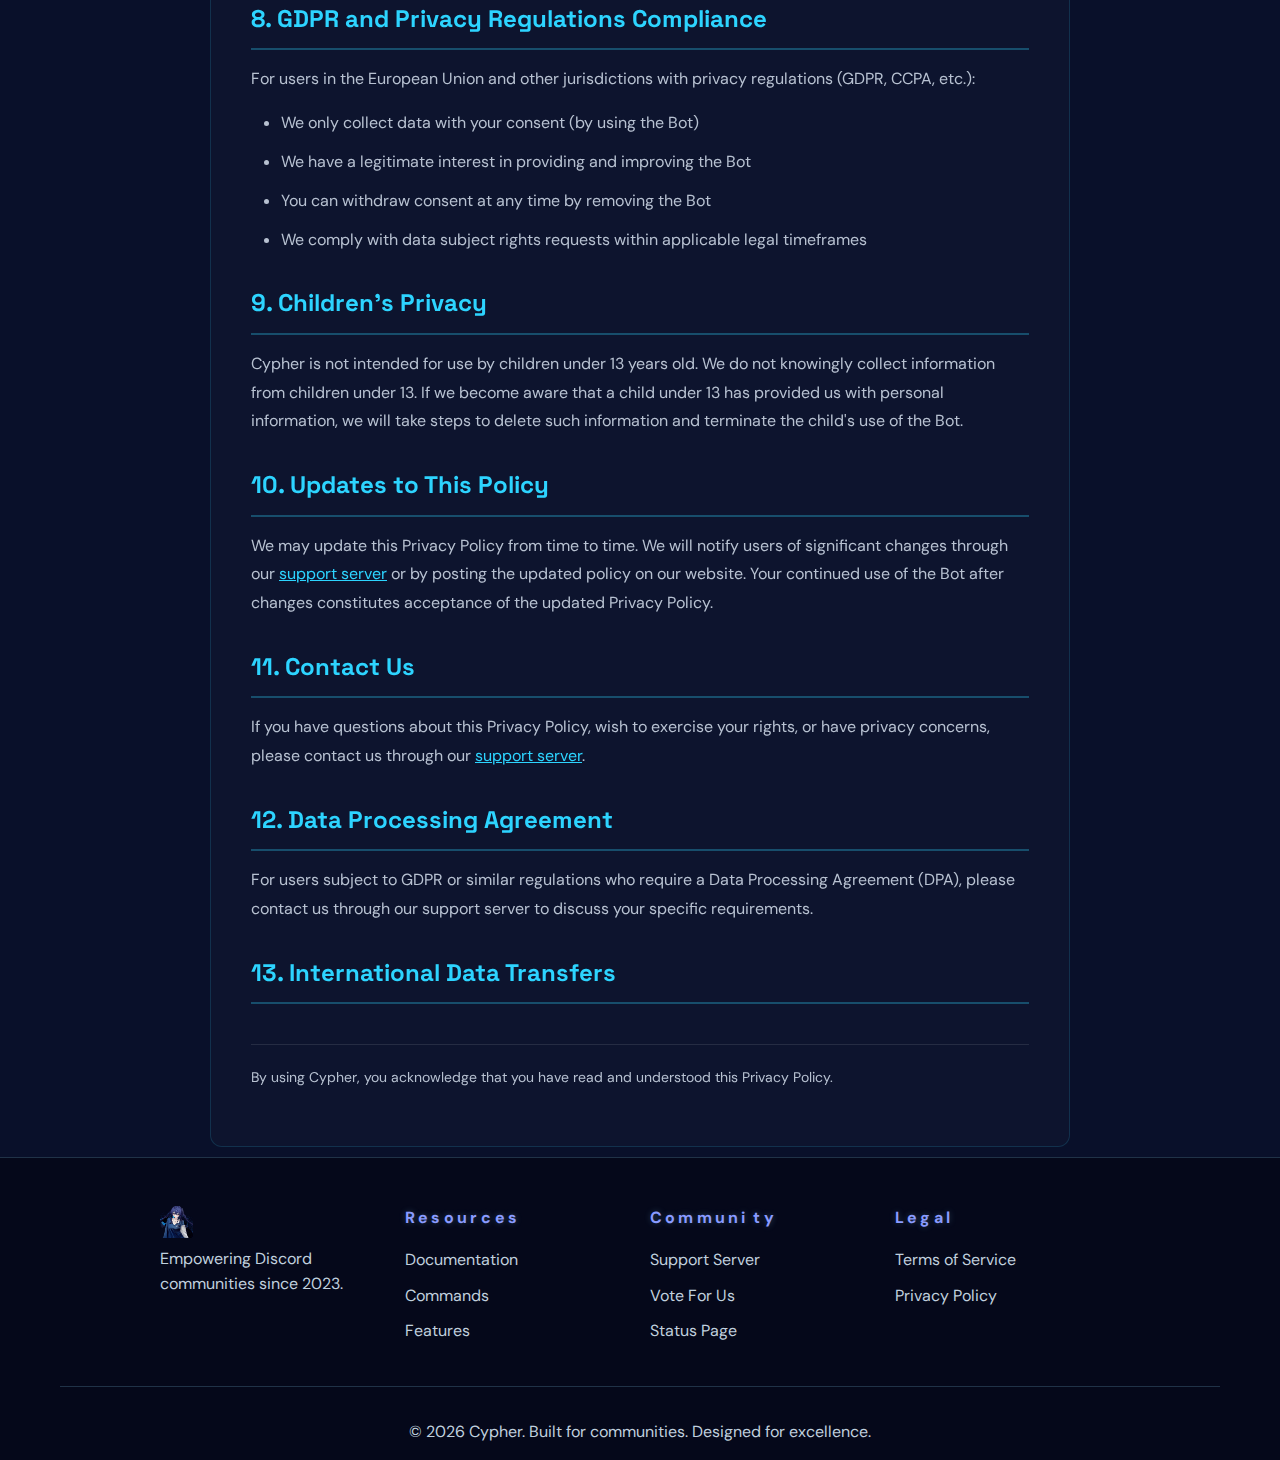
<file: privacy/index.html>
﻿<!DOCTYPE html>
<html lang="en">
<head>
    <meta charset="UTF-8">
    <meta name="viewport" content="width=device-width, initial-scale=1.0">
    <title>Cypher</title>
    <link rel="stylesheet" href="../assets/css/main.css">
    <link rel="icon" type="image/png" href="/images/cypher rebrand logo round (No BG).png">
    <link rel="preconnect" href="https://fonts.googleapis.com">
    <link rel="preconnect" href="https://fonts.gstatic.com" crossorigin>
    <link href="https://fonts.googleapis.com/css2?family=Orbitron:wght@400;700;900&family=Rajdhani:wght@300;400;600;700&display=swap" rel="stylesheet">
    <style>
        .legal-container {
            max-width: 900px;
            margin: 120px auto 10px auto;
            padding: 0 20px 0px;
            position: relative;
            z-index: 10;
        }
        @media (max-width: 600px) {
            .legal-container {
                margin-top: 80px;
            }
        }

        .legal-content {
            background: rgba(255, 255, 255, 0.02);
            border: 1px solid rgba(45, 212, 255, 0.15);
            border-radius: 12px;
            padding: 40px;
        }

        .legal-content h2 {
            color: #2dd4ff !important;
            font-size: 24px;
            margin-top: 30px;
            margin-bottom: 15px;
            border-bottom: 2px solid rgba(45, 212, 255, 0.3);
            padding-bottom: 10px;
        }

        .legal-content h3 {
            color: #ffffff !important;
            font-size: 18px;
            margin-top: 20px;
            margin-bottom: 10px;
        }

        .legal-content p {
            color: #b7c1d1 !important;
            line-height: 1.8;
            margin-bottom: 15px;
        }

        .legal-content ul, .legal-content ol {
            color: #b7c1d1 !important;
            margin-left: 30px;
            margin-bottom: 15px;
        }

        .legal-content li {
            margin-bottom: 10px;
            line-height: 1.8;
            color: #b7c1d1 !important;
        }

        .last-updated {
            color: #b7c1d1;
            font-size: 14px;
            margin-bottom: 30px;
            padding-bottom: 20px;
            border-bottom: 1px solid rgba(255, 255, 255, 0.1);
        }

        .highlight-box {
            background: rgba(45, 212, 255, 0.1);
            border-left: 4px solid #2dd4ff;
            padding: 15px;
            margin: 20px 0;
            border-radius: 6px;
        }
    </style>
</head>
<body>
    <div class="aurora"></div>

    <nav class="navbar">
        <div class="container">
            <div class="navbar-logo">
                <a href="/" style="text-decoration: none; color: inherit; display: flex; align-items: center; gap: 10px;">
                    <img src="../images/cypher rebrand logo (No BG).png" alt="Cypher Logo" class="logo-icon">
                    <span class="logo-text">Cypher</span>
                </a>
            </div>
            <button class="navbar-toggle" id="navbarToggle" aria-label="Toggle navigation" aria-expanded="false">
                <span></span>
                <span></span>
                <span></span>
            </button>
            <div class="navbar-menu" id="navbarMenu">
                <a href="/features" class="navbar-link">Features</a>
                <a href="/commands" class="navbar-link">Commands</a>
                <a href="/about" class="navbar-link">About</a>
                <a href="https://discord.com/oauth2/authorize?client_id=1121314550969532476" class="navbar-invite">Invite Now</a>
            </div>
        </div>
    </nav>

    <div class="legal-container">
        <h1 class="glitch" data-text="Privacy Policy" style="text-align: center; margin-bottom: 10px; font-size:2.8rem;">Privacy Policy</h1>
        <div class="last-updated">Last Updated: January 23, 2026</div>

        <div class="legal-content">
            <div class="highlight-box">
                <strong style="color: #2dd4ff;">Your privacy is important to us.</strong> This Privacy Policy explains how Cypher Discord Bot 
                collects, uses, discloses, and safeguards your information.
            </div>

            <h2>1. Information We Collect</h2>
            <h3>1.1 Discord User Data</h3>
            <p>
                When you use Cypher, we may collect and store the following information from Discord:
            </p>
            <ul>
                <li>User ID (for identification and command execution)</li>
                <li>Server/Guild ID (for server-specific configurations)</li>
                <li>Channel IDs (for logging and command responses)</li>
                <li>Role IDs (for role management and moderation features)</li>
                <li>Usernames and display names (for moderation logs)</li>
                <li>Avatar images (only when explicitly requested via commands)</li>
            </ul>

            <h3>1.2 Command and Usage Data</h3>
            <p>
                We may collect information about how you interact with the Bot, including:
            </p>
            <ul>
                <li>Commands executed and their parameters</li>
                <li>Timestamps of command usage</li>
                <li>Server configuration settings</li>
                <li>Custom prefixes and settings you configure</li>
            </ul>

            <h3>1.3 Server Configuration Data</h3>
            <p>
                Server administrators may configure the Bot with custom settings, including:
            </p>
            <ul>
                <li>Welcome messages and farewell messages</li>
                <li>Moderation settings and filters</li>
                <li>Log channel preferences</li>
                <li>Custom command configurations</li>
            </ul>

            <h2>2. How We Use Your Information</h2>
            <p>We use the collected information for the following purposes:</p>
            <ul>
                <li>Providing and maintaining Bot functionality</li>
                <li>Executing commands and delivering requested services</li>
                <li>Implementing moderation features and enforcing server rules</li>
                <li>Maintaining server logs and audit trails</li>
                <li>Improving and optimizing the Bot's performance</li>
                <li>Preventing abuse, fraud, and security incidents</li>
                <li>Complying with Discord's Terms of Service and applicable laws</li>
            </ul>

            <h2>3. Data Storage and Security</h2>
            <p>
                We implement industry-standard security measures to protect your data, including:
            </p>
            <ul>
                <li>Secure database encryption</li>
                <li>Regular security audits and updates</li>
                <li>Limited access to data (only authorized personnel)</li>
            </ul>

            <h2>4. Data Retention</h2>
            <p>
                We retain data only as long as necessary to provide the Bot's services. You can:
            </p>
            <ul>
                <li>Request deletion of your personal data at any time</li>
                <li>Remove the Bot from your server to stop data collection</li>
                <li>Clear server configurations through the Bot's commands</li>
            </ul>
            <p>
                Server administrators can request complete data deletion by contacting us through the support server.
            </p>

            <h2>5. Information Sharing</h2>
            <p>
                <strong>We do not sell, trade, or share your personal information with third parties.</strong> 
                However, we may share information in the following circumstances:
            </p>
            <ul>
                <li>With Discord (as required by the Discord API)</li>
                <li>To prevent abuse, fraud, or security threats</li>
                <li>With trusted service providers who assist in Bot operation (under strict confidentiality agreements)</li>
            </ul>

            <h2>6. Third-Party Services</h2>
            <p>
                Cypher may integrate with third-party services such as:
            </p>
            <ul>
                <li>Google Search API</li>
                <li>Wikipedia API</li>
                <li>Other public information sources</li>
            </ul>
            <p>
                Your use of these services is subject to their respective privacy policies. We are not responsible 
                for the privacy practices of third-party services.
            </p>

            <h2>7. User Rights and Choices</h2>
            <p>You have the right to:</p>
            <ul>
                <li><strong>Access:</strong> Request a copy of your stored data</li>
                <li><strong>Correction:</strong> Request correction of inaccurate data</li>
                <li><strong>Deletion:</strong> Request deletion of your data (right to be forgotten)</li>
                <li><strong>Portability:</strong> Request your data in a portable format</li>
                <li><strong>Opt-Out:</strong> Stop using the Bot and remove it from your server</li>
            </ul>

            <h2>8. GDPR and Privacy Regulations Compliance</h2>
            <p>
                For users in the European Union and other jurisdictions with privacy regulations (GDPR, CCPA, etc.):
            </p>
            <ul>
                <li>We only collect data with your consent (by using the Bot)</li>
                <li>We have a legitimate interest in providing and improving the Bot</li>
                <li>You can withdraw consent at any time by removing the Bot</li>
                <li>We comply with data subject rights requests within applicable legal timeframes</li>
            </ul>

            <h2>9. Children's Privacy</h2>
            <p>
                Cypher is not intended for use by children under 13 years old. We do not knowingly collect information 
                from children under 13. If we become aware that a child under 13 has provided us with personal information, 
                we will take steps to delete such information and terminate the child's use of the Bot.
            </p>

            <h2>10. Updates to This Policy</h2>
            <p>
                We may update this Privacy Policy from time to time. We will notify users of significant changes through 
                our <a href="https://discord.gg/Zygr52jpme" style="color: #2dd4ff;">support server</a> or by posting the 
                updated policy on our website. Your continued use of the Bot after changes constitutes acceptance of the 
                updated Privacy Policy.
            </p>

            <h2>11. Contact Us</h2>
            <p>
                If you have questions about this Privacy Policy, wish to exercise your rights, or have privacy concerns, 
                please contact us through our <a href="https://discord.gg/Zygr52jpme" style="color: #2dd4ff;">support server</a>.
            </p>

            <h2>12. Data Processing Agreement</h2>
            <p>
                For users subject to GDPR or similar regulations who require a Data Processing Agreement (DPA), 
                please contact us through our support server to discuss your specific requirements.
            </p>

            <h2>13. International Data Transfers</h2>


            <p style="margin-top: 40px; padding-top: 20px; border-top: 1px solid rgba(255, 255, 255, 0.1); font-size: 14px;">
                By using Cypher, you acknowledge that you have read and understood this Privacy Policy.
            </p>
        </div>
    </div>

    <button class="back-to-top" id="backToTop"></button>

    <footer class="footer">
        <div class="container">
            <div class="footer-content">
                <div class="footer-section">
                    <div class="logo">
                        <img src="../images/cypher rebrand logo (No BG).png" alt="Cypher Logo" class="logo-icon">
                        <span class="logo-text">Cypher</span>
                    </div>
                    <p>Empowering Discord communities since 2023.</p>
                </div>
                <div class="footer-section">
                    <h4 class="binary-roll">Resources</h4>
                    <ul>
                        <li><a href="#">Documentation</a></li>
                        <li><a href="/commands">Commands</a></li>
                        <li><a href="/features">Features</a></li>
                    </ul>
                </div>
                <div class="footer-section">
                    <h4 class="binary-roll">Community</h4>
                    <ul>
                        <li><a href="https://discord.gg/Zygr52jpme">Support Server</a></li>
                        <li><a href="https://top.gg/bot/1121314550969532476/vote">Vote For Us</a></li>
                        <li><a href="/status">Status Page</a></li>
                    </ul>
                </div>
                <div class="footer-section">
                    <h4 class="binary-roll">Legal</h4>
                    <ul>
                        <li><a href="/tos">Terms of Service</a></li>
                        <li><a href="/privacy">Privacy Policy</a></li>
                    </ul>
                </div>
            </div>
            <div class="footer-bottom">
                <p>&copy; 2026 Cypher. Built for communities. Designed for excellence.</p>
            </div>
        </div>
    </footer>

    <script type="module" src="../assets/js/main.js"></script>
    <script>
        document.addEventListener('DOMContentLoaded', function() {
            document.querySelectorAll('img').forEach(function(img) {
                img.addEventListener('contextmenu', function(e) { e.preventDefault(); });
                img.addEventListener('dragstart', function(e) { e.preventDefault(); });
            });
        });
    </script>
</body>
</html>
</file>
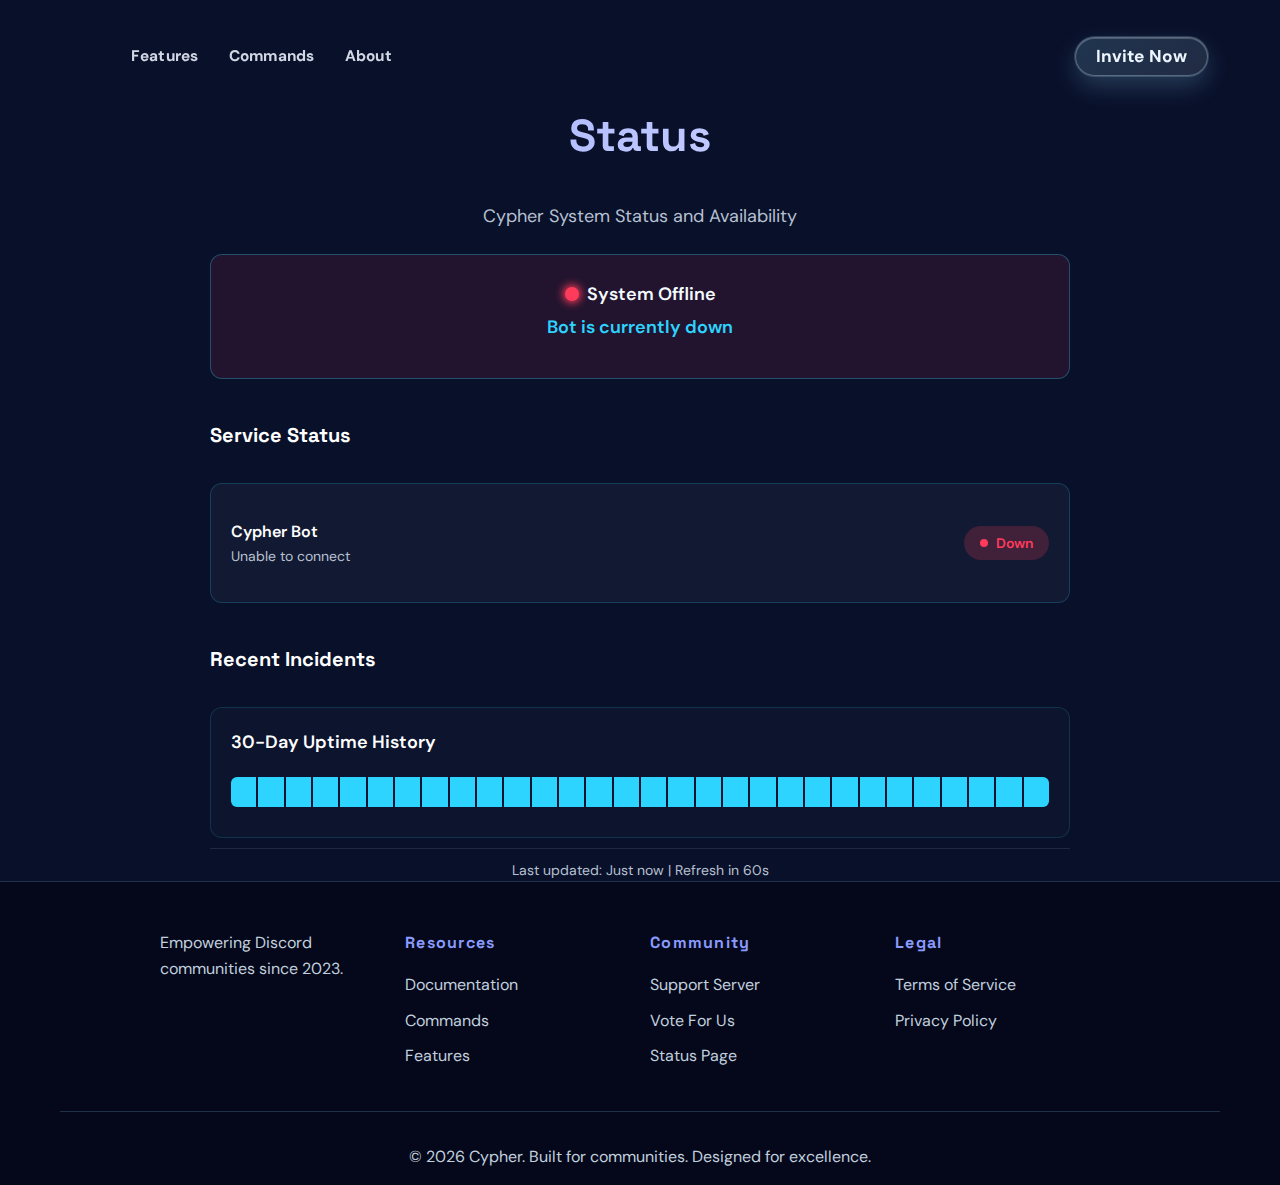
<file: status/index.html>
<script>
        document.addEventListener('DOMContentLoaded', function() {
            document.querySelectorAll('img').forEach(function(img) {
                img.addEventListener('contextmenu', function(e) { e.preventDefault(); });
                img.addEventListener('dragstart', function(e) { e.preventDefault(); });
            });
        });
    </script>
<!DOCTYPE html>
<html lang="en">
<head>
    <meta charset="UTF-8">
    <meta name="viewport" content="width=device-width, initial-scale=1.0">
    <title>Cypher</title>
    <link rel="stylesheet" href="../assets/css/main.css">
    <link rel="icon" type="image/png" href="/images/cypher rebrand logo round (No BG).png">
    <link rel="preconnect" href="https://fonts.googleapis.com">
    <link rel="preconnect" href="https://fonts.gstatic.com" crossorigin>
    <link href="https://fonts.googleapis.com/css2?family=Orbitron:wght@400;700;900&family=Rajdhani:wght@300;400;600;700&display=swap" rel="stylesheet">
    <style>
        .status-container {
            max-width: 900px;
            margin: 24px auto 0 auto;
            padding: 0 20px;
            position: relative;
            z-index: 10;
        }

        .status-header {
            text-align: center;
            margin-bottom: 50px;
        }

        .status-indicator {
            display: inline-block;
            width: 14px;
            height: 14px;
            border-radius: 50%;
            background-color: #22ff55;
            margin-right: 8px;
            box-shadow: 0 0 8px 2px #22ff55;
            animation: status-breathe-green 2.2s ease-in-out infinite;
            vertical-align: middle;
        }

        .status-indicator.offline {
            background-color: #ff3b5c;
            box-shadow: 0 0 8px 2px #ff3b5c;
            animation: status-breathe-red 2.2s ease-in-out infinite;
        }

        @keyframes status-breathe-green {
            0% {
                box-shadow: 0 0 8px 2px #22ff55, 0 0 0 0 #22ff55;
                opacity: 1;
            }
            50% {
                box-shadow: 0 0 16px 6px #22ff55bb, 0 0 0 8px #22ff5500;
                opacity: 0.6;
            }
            100% {
                box-shadow: 0 0 8px 2px #22ff55, 0 0 0 0 #22ff55;
                opacity: 1;
            }
        }

        @keyframes status-breathe-red {
            0% {
                box-shadow: 0 0 8px 2px #ff3b5c, 0 0 0 0 #ff3b5c;
                opacity: 1;
            }
            50% {
                box-shadow: 0 0 16px 6px #ff3b5cbb, 0 0 0 8px #ff3b5c00;
                opacity: 0.6;
            }
            100% {
                box-shadow: 0 0 8px 2px #ff3b5c, 0 0 0 0 #ff3b5c;
                opacity: 1;
            }
        }

        .status-summary {
            background: rgba(255, 59, 92, 0.1);
            border: 1px solid rgba(45, 212, 255, 0.3);
            border-radius: 12px;
            padding: 30px;
            margin-bottom: 40px;
            text-align: center;
        }

        .uptime-text {
            font-size: 18px;
            color: #2dd4ff !important;
            font-weight: 600;
            margin: 10px 0;
        }

        .service-status {
            background: rgba(255, 255, 255, 0.04);
            border-radius: 12px;
            padding: 20px;
            margin-bottom: 20px;
            border: 1px solid rgba(45, 212, 255, 0.2);
        }

        .service-row {
            display: flex;
            justify-content: space-between;
            align-items: center;
            padding: 15px 0;
            border-bottom: 1px solid rgba(255, 255, 255, 0.05);
        }

        .service-row:last-child {
            border-bottom: none;
        }

        .service-name {
            font-weight: 600;
            color: #ffffff !important;
        }

        .service-response {
            color: #b7c1d1 !important;
            font-size: 14px;
        }

        .status-badge {
            padding: 6px 16px;
            border-radius: 20px;
            font-size: 14px;
            font-weight: 600;
            display: inline-flex;
            align-items: center;
            gap: 8px;
        }

        .badge-operational {
            background: rgba(45, 212, 255, 0.2);
            color: #2dd4ff;
        }

        .badge-degraded {
            background: rgba(255, 193, 7, 0.2);
            color: #ffc107;
        }

        .badge-down {
            background: rgba(255, 59, 92, 0.2);
            color: #ff3b5c;
        }

        .incident-list {
            margin-top: 40px;
        }

        .incident {
            background: rgba(255, 255, 255, 0.02);
            border: 1px solid rgba(45, 212, 255, 0.15);
            border-radius: 12px;
            padding: 20px;
            margin-bottom: 15px;
        }

        .incident-title {
            color: #ffffff !important;
            font-weight: 600;
            margin-bottom: 8px;
        }

        .incident-time {
            color: #b7c1d1 !important;
            font-size: 14px;
            margin-bottom: 10px;
        }

        .incident-status {
            color: #2dd4ff;
            font-size: 14px;
        }

        .no-incidents {
            text-align: center;
            padding: 30px;
            color: #2dd4ff !important;
            font-size: 16px;
        }

        .last-updated {
            text-align: center;
            margin-top: 10px;
            padding-top: 10px;
            border-top: 1px solid rgba(255, 255, 255, 0.1);
            color: #b7c1d1 !important;
            font-size: 14px;
        }

        .status-history {
            margin-top: 50px;
            padding: 20px;
            background: rgba(255, 255, 255, 0.02);
            border-radius: 12px;
            border: 1px solid rgba(45, 212, 255, 0.15);
        }

        .history-title {
            color: #ffffff;
            font-weight: 600;
            margin-bottom: 20px;
            font-size: 18px;
        }

        .history-bar {
            display: flex;
            height: 30px;
            border-radius: 6px;
            overflow: hidden;
            gap: 2px;
            margin-bottom: 10px;
        }

        .history-item {
            flex: 1;
            background: #2dd4ff;
            position: relative;
            cursor: pointer;
            transition: opacity 0.2s;
        }

        .history-item:hover {
            opacity: 0.8;
        }

        .history-item.degraded {
            background: #ffc107;
        }

        .history-item.down {
            background: #ff3b5c;
        }
    </style>
</head>
<body>
    <div class="aurora"></div>

    <nav class="navbar">
        <div class="container">
            <div class="navbar-logo">
                <a href="/" style="text-decoration: none; color: inherit; display: flex; align-items: center; gap: 10px;">
                    <span class="logo-icon" data-icon="cypher-logo" data-label="Cypher Logo"></span>
                    <span class="logo-text">Cypher</span>
                </a>
            </div>
            <button class="navbar-toggle" id="navbarToggle" aria-label="Toggle navigation" aria-expanded="false">
                <span></span>
                <span></span>
                <span></span>
            </button>
            <div class="navbar-menu" id="navbarMenu">
                <a href="/features" class="navbar-link">Features</a>
                <a href="/commands" class="navbar-link">Commands</a>
                <a href="/about" class="navbar-link">About</a>
                <a href="https://discord.com/oauth2/authorize?client_id=1121314550969532476" class="navbar-invite">Invite Now</a>
            </div>
        </div>
    </nav>
    <section style="padding: 100px 0 0px;">
        <div class="container">
            <h1 class="glitch" data-text="Status" style="text-align: center; margin-bottom: 30px; font-size:2.8rem;">Status</h1>
            <p style="text-align: center; font-size: 18px; color: #b7c1d1; margin-bottom: 0;">Cypher System Status and Availability</p>
        </div>
    </section>
    <div class="status-container">
        <div class="status-summary">
            <div style="display: flex; align-items: center; justify-content: center; margin-bottom: 10px;">
                <span class="status-indicator" id="statusIndicator"></span>
                <span style="font-size: 18px; font-weight: 600; display: inline-block; line-height: 1; vertical-align: middle;" id="statusText">Checking...</span>
            </div>
            <div class="uptime-text" id="uptimeText" style="margin: 0 0 0.2rem 0;">Connecting to server...</div>
            <p style="color: #b7c1d1; margin-top: 6px;" id="statusMessage">Please wait while we check system status</p>
        </div>

        <h2 style="color: #ffffff; margin-bottom: 32px; font-size: 20px;">Service Status</h2>
        <div class="service-status" id="serviceStatus" style="margin-bottom: 40px;">
            <div class="service-row">
                <div>
                    <div class="service-name">Cypher Bot</div>
                    <div class="service-response" id="serviceResponse">Checking connection...</div>
                </div>
                <span class="status-badge badge-operational" id="serviceBadge">
                    <span style="width: 8px; height: 8px; background: #2dd4ff; border-radius: 50%;"></span>
                    <span id="badgeText">Checking</span>
                </span>
            </div>
        </div>

        <h2 style="color: #ffffff; margin-bottom: 32px; font-size: 20px;">Recent Incidents</h2>

        <div class="status-history" style="margin-top: 0;">
            <div class="history-title">30-Day Uptime History</div>
            <div class="history-bar">
                <div class="history-item"></div>
                <div class="history-item"></div>
                <div class="history-item"></div>
                <div class="history-item"></div>
                <div class="history-item"></div>
                <div class="history-item"></div>
                <div class="history-item"></div>
                <div class="history-item"></div>
                <div class="history-item"></div>
                <div class="history-item"></div>
                <div class="history-item"></div>
                <div class="history-item"></div>
                <div class="history-item"></div>
                <div class="history-item"></div>
                <div class="history-item"></div>
                <div class="history-item"></div>
                <div class="history-item"></div>
                <div class="history-item"></div>
                <div class="history-item"></div>
                <div class="history-item"></div>
                <div class="history-item"></div>
                <div class="history-item"></div>
                <div class="history-item"></div>
                <div class="history-item"></div>
                <div class="history-item"></div>
                <div class="history-item"></div>
                <div class="history-item"></div>
                <div class="history-item"></div>
                <div class="history-item"></div>
                <div class="history-item"></div>
            </div>
        </div>

        <div class="last-updated">
            Last updated: <span id="lastUpdated">Just now</span> | Refresh in <span id="refreshIn">15</span>s
        </div>
    </div>

    <button class="back-to-top" id="backToTop"></button>

    <footer class="footer">
        <div class="container">
            <div class="footer-content">
                <div class="footer-section">
                    <div class="logo">
                        <span class="logo-icon" data-icon="cypher-logo" data-label="Cypher Logo"></span>
                        <span class="logo-text">Cypher</span>
                    </div>
                    <p>Empowering Discord communities since 2023.</p>
                </div>
                <div class="footer-section">
                    <h4 class="binary-roll">Resources</h4>
                    <ul>
                        <li><a href="#">Documentation</a></li>
                        <li><a href="/commands">Commands</a></li>
                        <li><a href="/features">Features</a></li>
                    </ul>
                </div>
                <div class="footer-section">
                    <h4 class="binary-roll">Community</h4>
                    <ul>
                        <li><a href="https://discord.gg/Zygr52jpme">Support Server</a></li>
                        <li><a href="https://top.gg/bot/1121314550969532476/vote">Vote For Us</a></li>
                        <li><a href="/status">Status Page</a></li>
                    </ul>
                </div>
                <div class="footer-section">
                    <h4 class="binary-roll">Legal</h4>
                    <ul>
                        <li><a href="/tos">Terms of Service</a></li>
                        <li><a href="/privacy">Privacy Policy</a></li>
                    </ul>
                </div>
            </div>
            <div class="footer-bottom">
                <p>&copy; 2026 Cypher. Built for communities. Designed for excellence.</p>
            </div>
        </div>
    </footer>

    <script>
        const CONFIG = {
            host: 'cypher.hype.surf',
            port: 10001,
            proxyUrl: 'https://cypher-bot-gamma.vercel.app/api/status',
            refreshInterval: 60,
            timeout: 5000
        };

        let secondsRemaining = parseInt(localStorage.getItem('secondsRemaining')) || CONFIG.refreshInterval;
        let lastKnownStatus = localStorage.getItem('lastKnownStatus') === 'true';
        let lastUpdatedTime = localStorage.getItem('lastUpdatedTime') || 'Just now';
        document.getElementById('refreshIn').textContent = secondsRemaining;
        
        function displayCachedStatus() {
            if (lastKnownStatus) {
                updateOnlineStatus({ isUp: true });
            } else {
                updateOfflineStatus({ isUp: false });
            }
            document.getElementById('lastUpdated').textContent = lastUpdatedTime;
        }
        displayCachedStatus();
        function buildHealthEndpoints() {
            return [CONFIG.proxyUrl];
        }

        async function checkBotStatus() {
            const endpoints = buildHealthEndpoints();
            let lastError = '';

            for (const url of endpoints) {
                try {
                    const controller = new AbortController();
                    const timeout = setTimeout(() => controller.abort(), CONFIG.timeout);

                    const response = await fetch(url, {
                        method: 'GET',
                        mode: 'cors',
                        cache: 'no-store',
                        signal: controller.signal
                    });

                    clearTimeout(timeout);

                    const data = await response.json();
                    
                    if (data && data.success === true) {
                        console.log('? Bot is ONLINE via', url);
                        return { isUp: true, endpoint: url };
                    }

                    lastError = 'Health endpoint did not return success:true';
                } catch (error) {
                }
            }

            console.log('? Bot is OFFLINE:', lastError);
            return { isUp: false, reason: lastError };
        }

        function updateOnlineStatus(result) {
            const elements = {
                indicator: document.getElementById('statusIndicator'),
                text: document.getElementById('statusText'),
                uptime: document.getElementById('uptimeText'),
                message: document.getElementById('statusMessage'),
                response: document.getElementById('serviceResponse'),
                badge: document.getElementById('serviceBadge'),
                badgeText: document.getElementById('badgeText')
            };

            elements.indicator.className = 'status-indicator';
            elements.text.textContent = 'All Systems Operational';
            elements.uptime.textContent = 'Uptime 99.99%';
            elements.uptime.style.color = '#22ff55';
            elements.message.textContent = 'Bot is online and running normally';
            elements.response.textContent = '';
            elements.badge.className = 'status-badge badge-operational';
            elements.badgeText.textContent = 'Operational';
            elements.badge.querySelector('span').style.background = '#22ff55';
        }

        function updateOfflineStatus(result) {
            const elements = {
                indicator: document.getElementById('statusIndicator'),
                text: document.getElementById('statusText'),
                uptime: document.getElementById('uptimeText'),
                message: document.getElementById('statusMessage'),
                response: document.getElementById('serviceResponse'),
                badge: document.getElementById('serviceBadge'),
                badgeText: document.getElementById('badgeText')
            };

            elements.indicator.className = 'status-indicator offline';
            elements.text.textContent = 'System Offline';
            elements.uptime.textContent = 'Bot is currently down';
            elements.uptime.style.color = '#ff3b5c';
            elements.message.textContent = result?.reason || '';
            elements.response.textContent = 'Unable to connect';
            elements.badge.className = 'status-badge badge-down';
            elements.badgeText.textContent = 'Down';
            elements.badge.querySelector('span').style.background = '#ff3b5c';
        }

        let downInterval = null;
        let wasDown = localStorage.getItem('wasDown') === 'true';
        let isInitialLoad = true;

        const BOT_NAME = 'Cypher';
        
        function handleStatus(isDown) {
            if (isInitialLoad) {
                wasDown = isDown;
                localStorage.setItem('wasDown', isDown ? 'true' : 'false');
                return;
            }

            if (isDown) {
                wasDown = true;
                localStorage.setItem('wasDown', 'true');
            } else {
                wasDown = false;
                localStorage.setItem('wasDown', 'false');
            }
        }

        async function updateStatusPage() {
            const result = await checkBotStatus();
            lastKnownStatus = result.isUp;
            localStorage.setItem('lastKnownStatus', result.isUp ? 'true' : 'false');

            if (result.isUp) {
                updateOnlineStatus(result);
            } else {
                updateOfflineStatus(result);
            }

            const wasInitialLoad = isInitialLoad;
            const wasPreviouslyDown = wasDown;
            
            handleStatus(!result.isUp);
            
            isInitialLoad = false;

            const now = new Date();
            const timeString = now.toLocaleTimeString();
            document.getElementById('lastUpdated').textContent = timeString;
            lastUpdatedTime = timeString;
            localStorage.setItem('lastUpdatedTime', timeString);
            
            if (!wasInitialLoad) {
                secondsRemaining = CONFIG.refreshInterval;
                localStorage.setItem('secondsRemaining', secondsRemaining);
            }
        }
        function startRefreshTimer() {
            let lastRefreshTime = parseInt(localStorage.getItem('lastRefreshTimestamp')) || Date.now();
            
            if (!localStorage.getItem('lastRefreshTimestamp')) {
                localStorage.setItem('lastRefreshTimestamp', lastRefreshTime);
            }
            
            function checkRefreshDue() {
                const now = Date.now();
                const elapsedSeconds = Math.floor((now - lastRefreshTime) / 1000);
                
                if (elapsedSeconds >= CONFIG.refreshInterval) {
                    lastRefreshTime = now;
                    localStorage.setItem('lastRefreshTimestamp', now);
                    updateStatusPage();
                } else {
                    secondsRemaining = CONFIG.refreshInterval - elapsedSeconds;
                    if (!document.hidden) {
                        document.getElementById('refreshIn').textContent = secondsRemaining;
                    }
                }
            }
            
            setInterval(checkRefreshDue, 1000);
            
            checkRefreshDue();
        }

        startRefreshTimer();
    </script></body>
</html>
</file>
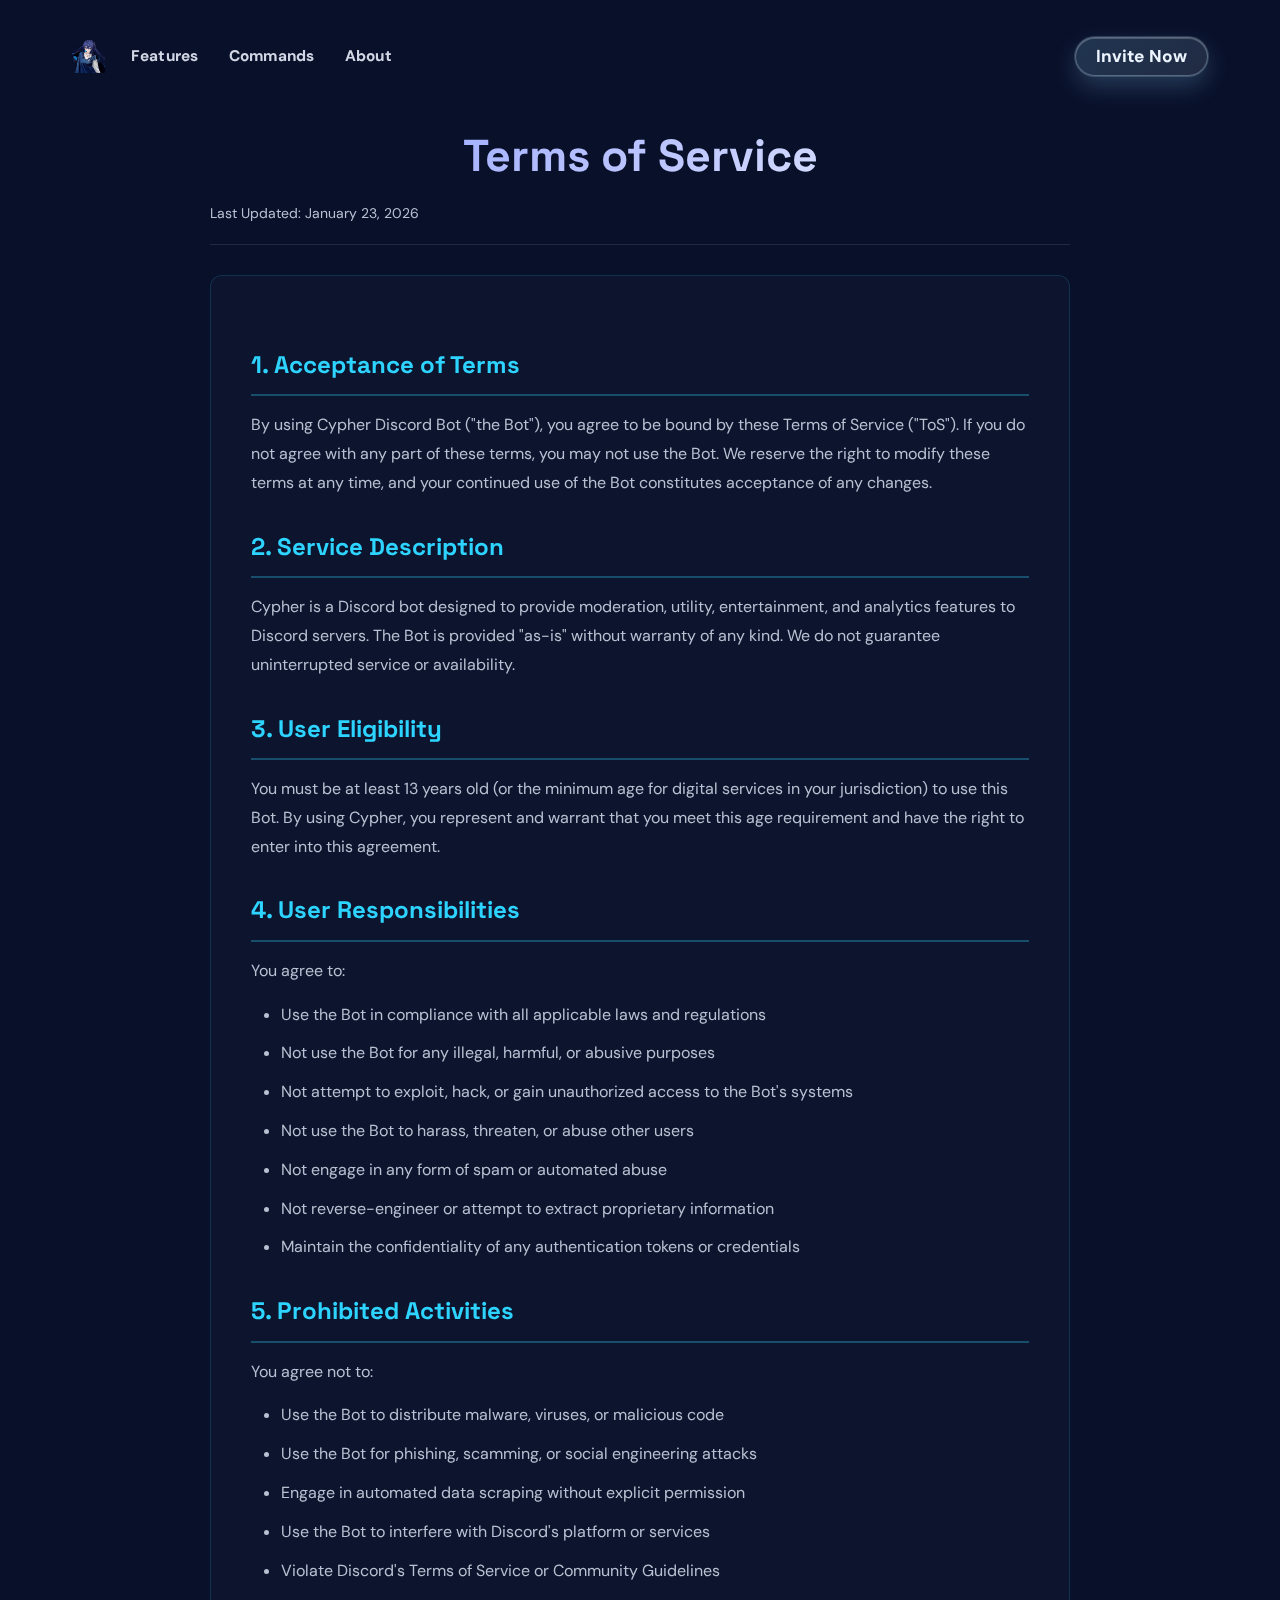
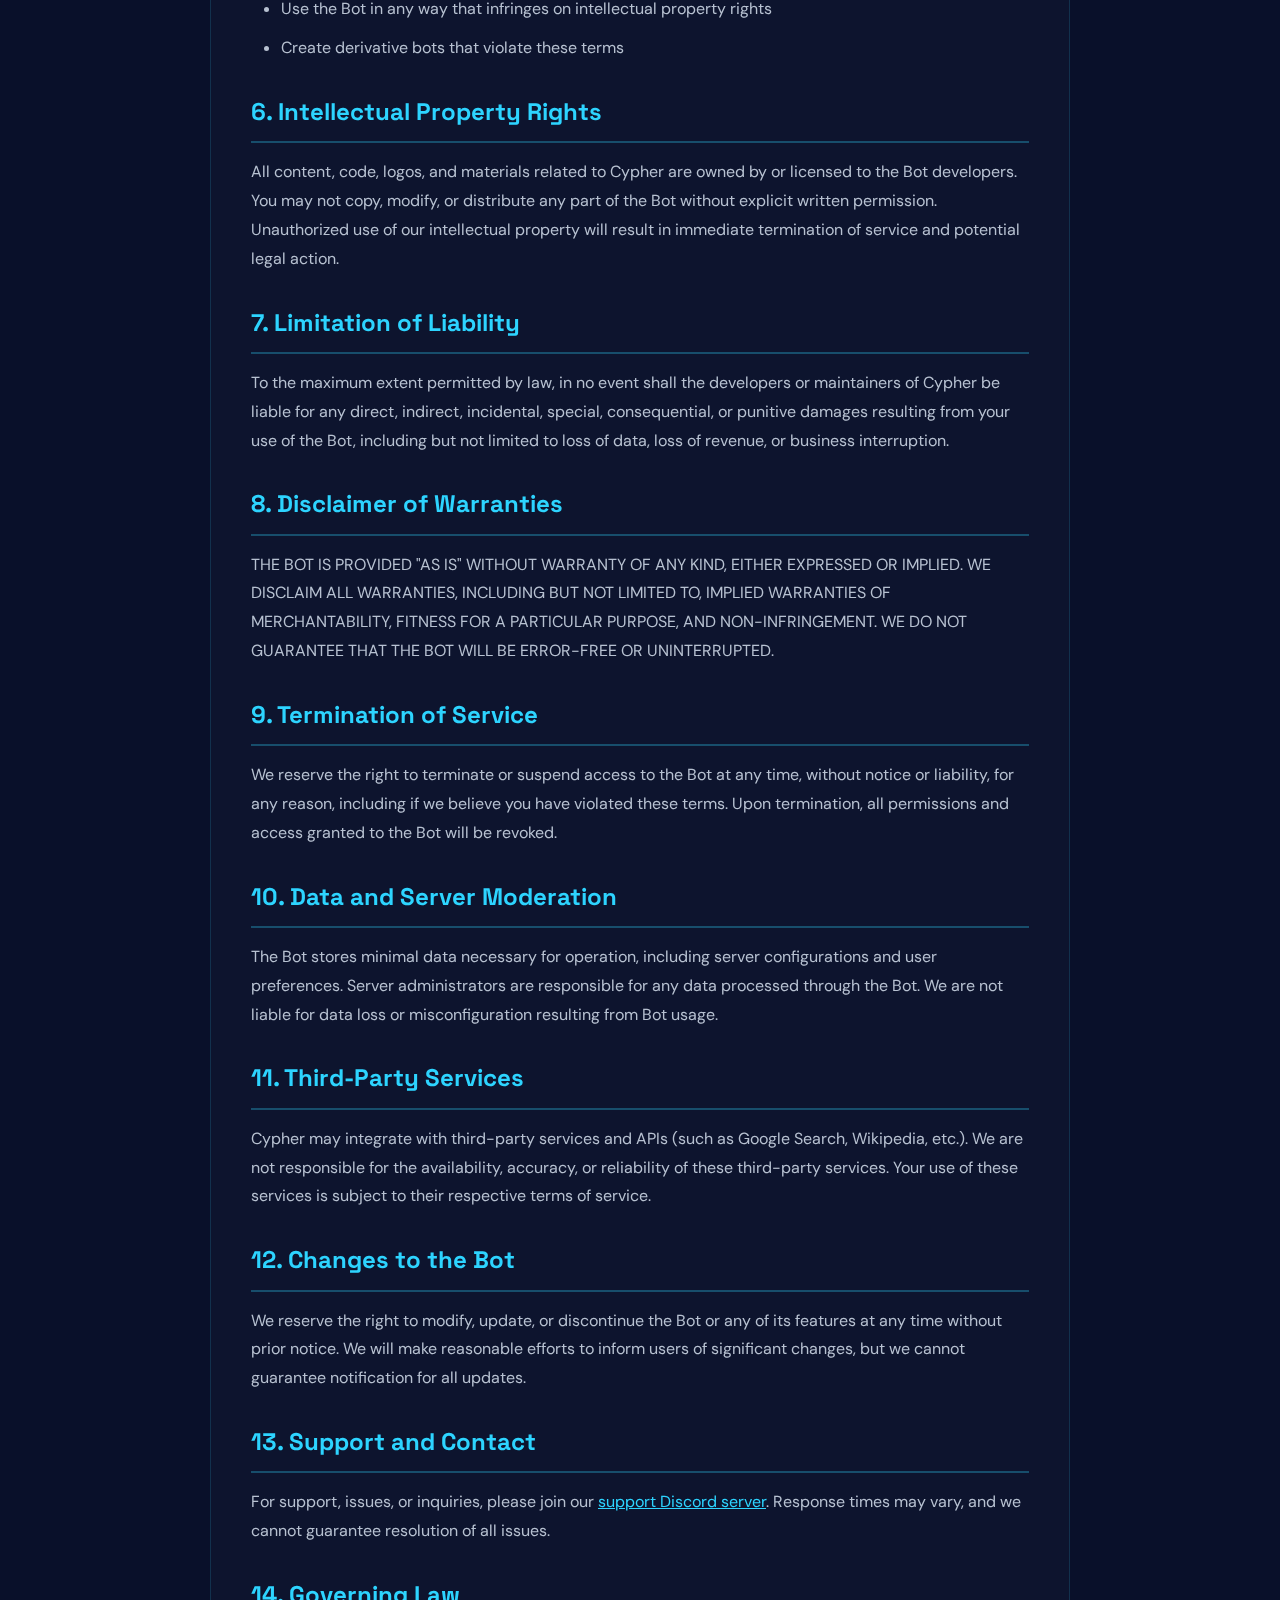
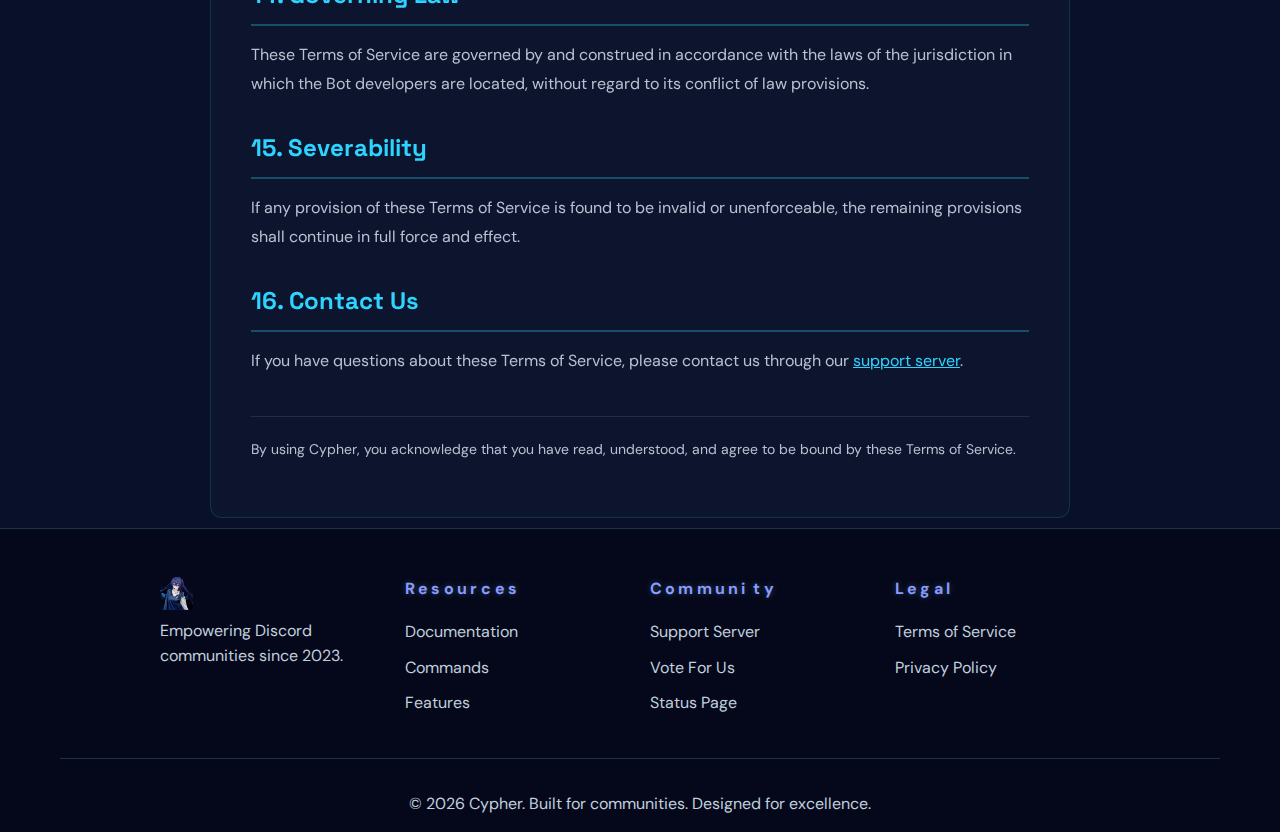
<file: tos/index.html>
﻿<!DOCTYPE html>
<html lang="en">
<head>
    <meta charset="UTF-8">
    <meta name="viewport" content="width=device-width, initial-scale=1.0">
    <title>Cypher</title>
    <link rel="stylesheet" href="../assets/css/main.css">
    <link rel="icon" type="image/png" href="/images/cypher rebrand logo round (No BG).png">
    <link rel="preconnect" href="https://fonts.googleapis.com">
    <link rel="preconnect" href="https://fonts.gstatic.com" crossorigin>
    <link href="https://fonts.googleapis.com/css2?family=Orbitron:wght@400;700;900&family=Rajdhani:wght@300;400;600;700&display=swap" rel="stylesheet">
    <style>
        .legal-container {
            max-width: 900px;
            margin: 120px auto 10px auto;
            padding: 0 20px 0px;
            position: relative;
            z-index: 10;
        }
        @media (max-width: 600px) {
            .legal-container {
                margin-top: 80px;
            }
        }

        .legal-content {
            background: rgba(255, 255, 255, 0.02);
            border: 1px solid rgba(45, 212, 255, 0.15);
            border-radius: 12px;
            padding: 40px;
        }

        .legal-content h2 {
            color: #2dd4ff !important;
            font-size: 24px;
            margin-top: 30px;
            margin-bottom: 15px;
            border-bottom: 2px solid rgba(45, 212, 255, 0.3);
            padding-bottom: 10px;
        }

        .legal-content h3 {
            color: #ffffff !important;
            font-size: 18px;
            margin-top: 20px;
            margin-bottom: 10px;
        }

        .legal-content p {
            color: #b7c1d1 !important;
            line-height: 1.8;
            margin-bottom: 15px;
        }

        .legal-content ul, .legal-content ol {
            color: #b7c1d1 !important;
            margin-left: 30px;
            margin-bottom: 15px;
        }

        .legal-content li {
            margin-bottom: 10px;
            line-height: 1.8;
            color: #b7c1d1 !important;
        }

        .last-updated {
            color: #b7c1d1;
            font-size: 14px;
            margin-bottom: 30px;
            padding-bottom: 20px;
            border-bottom: 1px solid rgba(255, 255, 255, 0.1);
        }
    </style>
</head>
<body>
    <div class="aurora"></div>

    <nav class="navbar">
        <div class="container">
            <div class="navbar-logo">
                <a href="/" style="text-decoration: none; color: inherit; display: flex; align-items: center; gap: 10px;">
                    <img src="../images/cypher rebrand logo (No BG).png" alt="Cypher Logo" class="logo-icon">
                    <span class="logo-text">Cypher</span>
                </a>
            </div>
            <button class="navbar-toggle" id="navbarToggle" aria-label="Toggle navigation" aria-expanded="false">
                <span></span>
                <span></span>
                <span></span>
            </button>
            <div class="navbar-menu" id="navbarMenu">
                <a href="/features" class="navbar-link">Features</a>
                <a href="/commands" class="navbar-link">Commands</a>
                <a href="/about" class="navbar-link">About</a>
                <a href="https://discord.com/oauth2/authorize?client_id=1121314550969532476" class="navbar-invite">Invite Now</a>
            </div>
        </div>
    </nav>

    <div class="legal-container">
        <h1 class="glitch" data-text="Terms of Service" style="text-align: center; margin-bottom: 10px; font-size:2.8rem;">Terms of Service</h1>
        <div class="last-updated">Last Updated: January 23, 2026</div>

        <div class="legal-content">
            <h2>1. Acceptance of Terms</h2>
            <p>
                By using Cypher Discord Bot ("the Bot"), you agree to be bound by these Terms of Service ("ToS"). 
                If you do not agree with any part of these terms, you may not use the Bot. We reserve the right to 
                modify these terms at any time, and your continued use of the Bot constitutes acceptance of any changes.
            </p>

            <h2>2. Service Description</h2>
            <p>
                Cypher is a Discord bot designed to provide moderation, utility, entertainment, and analytics features 
                to Discord servers. The Bot is provided "as-is" without warranty of any kind. We do not guarantee 
                uninterrupted service or availability.
            </p>

            <h2>3. User Eligibility</h2>
            <p>
                You must be at least 13 years old (or the minimum age for digital services in your jurisdiction) to use 
                this Bot. By using Cypher, you represent and warrant that you meet this age requirement and have the right 
                to enter into this agreement.
            </p>

            <h2>4. User Responsibilities</h2>
            <p>You agree to:</p>
            <ul>
                <li>Use the Bot in compliance with all applicable laws and regulations</li>
                <li>Not use the Bot for any illegal, harmful, or abusive purposes</li>
                <li>Not attempt to exploit, hack, or gain unauthorized access to the Bot's systems</li>
                <li>Not use the Bot to harass, threaten, or abuse other users</li>
                <li>Not engage in any form of spam or automated abuse</li>
                <li>Not reverse-engineer or attempt to extract proprietary information</li>
                <li>Maintain the confidentiality of any authentication tokens or credentials</li>
            </ul>

            <h2>5. Prohibited Activities</h2>
            <p>You agree not to:</p>
            <ul>
                <li>Use the Bot to distribute malware, viruses, or malicious code</li>
                <li>Use the Bot for phishing, scamming, or social engineering attacks</li>
                <li>Engage in automated data scraping without explicit permission</li>
                <li>Use the Bot to interfere with Discord's platform or services</li>
                <li>Violate Discord's Terms of Service or Community Guidelines</li>
                <li>Use the Bot in any way that infringes on intellectual property rights</li>
                <li>Create derivative bots that violate these terms</li>
            </ul>

            <h2>6. Intellectual Property Rights</h2>
            <p>
                All content, code, logos, and materials related to Cypher are owned by or licensed to the Bot developers. 
                You may not copy, modify, or distribute any part of the Bot without explicit written permission. Unauthorized 
                use of our intellectual property will result in immediate termination of service and potential legal action.
            </p>

            <h2>7. Limitation of Liability</h2>
            <p>
                To the maximum extent permitted by law, in no event shall the developers or maintainers of Cypher be liable for 
                any direct, indirect, incidental, special, consequential, or punitive damages resulting from your use of the Bot, 
                including but not limited to loss of data, loss of revenue, or business interruption.
            </p>

            <h2>8. Disclaimer of Warranties</h2>
            <p>
                THE BOT IS PROVIDED "AS IS" WITHOUT WARRANTY OF ANY KIND, EITHER EXPRESSED OR IMPLIED. WE DISCLAIM ALL WARRANTIES, 
                INCLUDING BUT NOT LIMITED TO, IMPLIED WARRANTIES OF MERCHANTABILITY, FITNESS FOR A PARTICULAR PURPOSE, AND 
                NON-INFRINGEMENT. WE DO NOT GUARANTEE THAT THE BOT WILL BE ERROR-FREE OR UNINTERRUPTED.
            </p>

            <h2>9. Termination of Service</h2>
            <p>
                We reserve the right to terminate or suspend access to the Bot at any time, without notice or liability, for any 
                reason, including if we believe you have violated these terms. Upon termination, all permissions and access granted 
                to the Bot will be revoked.
            </p>

            <h2>10. Data and Server Moderation</h2>
            <p>
                The Bot stores minimal data necessary for operation, including server configurations and user preferences. Server 
                administrators are responsible for any data processed through the Bot. We are not liable for data loss or 
                misconfiguration resulting from Bot usage.
            </p>

            <h2>11. Third-Party Services</h2>
            <p>
                Cypher may integrate with third-party services and APIs (such as Google Search, Wikipedia, etc.). We are not 
                responsible for the availability, accuracy, or reliability of these third-party services. Your use of these 
                services is subject to their respective terms of service.
            </p>

            <h2>12. Changes to the Bot</h2>
            <p>
                We reserve the right to modify, update, or discontinue the Bot or any of its features at any time without prior 
                notice. We will make reasonable efforts to inform users of significant changes, but we cannot guarantee notification 
                for all updates.
            </p>

            <h2>13. Support and Contact</h2>
            <p>
                For support, issues, or inquiries, please join our <a href="https://discord.gg/Zygr52jpme" style="color: #2dd4ff;">support Discord server</a>. 
                Response times may vary, and we cannot guarantee resolution of all issues.
            </p>

            <h2>14. Governing Law</h2>
            <p>
                These Terms of Service are governed by and construed in accordance with the laws of the jurisdiction in which 
                the Bot developers are located, without regard to its conflict of law provisions.
            </p>

            <h2>15. Severability</h2>
            <p>
                If any provision of these Terms of Service is found to be invalid or unenforceable, the remaining provisions shall 
                continue in full force and effect.
            </p>

            <h2>16. Contact Us</h2>
            <p>
                If you have questions about these Terms of Service, please contact us through our 
                <a href="https://discord.gg/Zygr52jpme" style="color: #2dd4ff;">support server</a>.
            </p>

            <p style="margin-top: 40px; padding-top: 20px; border-top: 1px solid rgba(255, 255, 255, 0.1); font-size: 14px;">
                By using Cypher, you acknowledge that you have read, understood, and agree to be bound by these Terms of Service.
            </p>
        </div>
    </div>

    <button class="back-to-top" id="backToTop"></button>

    <footer class="footer">
        <div class="container">
            <div class="footer-content">
                <div class="footer-section">
                    <div class="logo">
                        <img src="../images/cypher rebrand logo (No BG).png" alt="Cypher Logo" class="logo-icon">
                        <span class="logo-text">Cypher</span>
                    </div>
                    <p>Empowering Discord communities since 2023.</p>
                </div>
                <div class="footer-section">
                    <h4 class="binary-roll">Resources</h4>
                    <ul>
                        <li><a href="#">Documentation</a></li>
                        <li><a href="/commands">Commands</a></li>
                        <li><a href="/features">Features</a></li>
                    </ul>
                </div>
                <div class="footer-section">
                    <h4 class="binary-roll">Community</h4>
                    <ul>
                        <li><a href="https://discord.gg/Zygr52jpme">Support Server</a></li>
                        <li><a href="https://top.gg/bot/1121314550969532476/vote">Vote For Us</a></li>
                        <li><a href="/status">Status Page</a></li>
                    </ul>
                </div>
                <div class="footer-section">
                    <h4 class="binary-roll">Legal</h4>
                    <ul>
                        <li><a href="/tos">Terms of Service</a></li>
                        <li><a href="/privacy">Privacy Policy</a></li>
                    </ul>
                </div>
            </div>
            <div class="footer-bottom">
                <p>&copy; 2026 Cypher. Built for communities. Designed for excellence.</p>
            </div>
        </div>
    </footer>

    <script type="module" src="../assets/js/main.js"></script>
    <script>
        document.addEventListener('DOMContentLoaded', function() {
            document.querySelectorAll('img').forEach(function(img) {
                img.addEventListener('contextmenu', function(e) { e.preventDefault(); });
                img.addEventListener('dragstart', function(e) { e.preventDefault(); });
            });
        });
    </script>
</body>
</html>
</file>
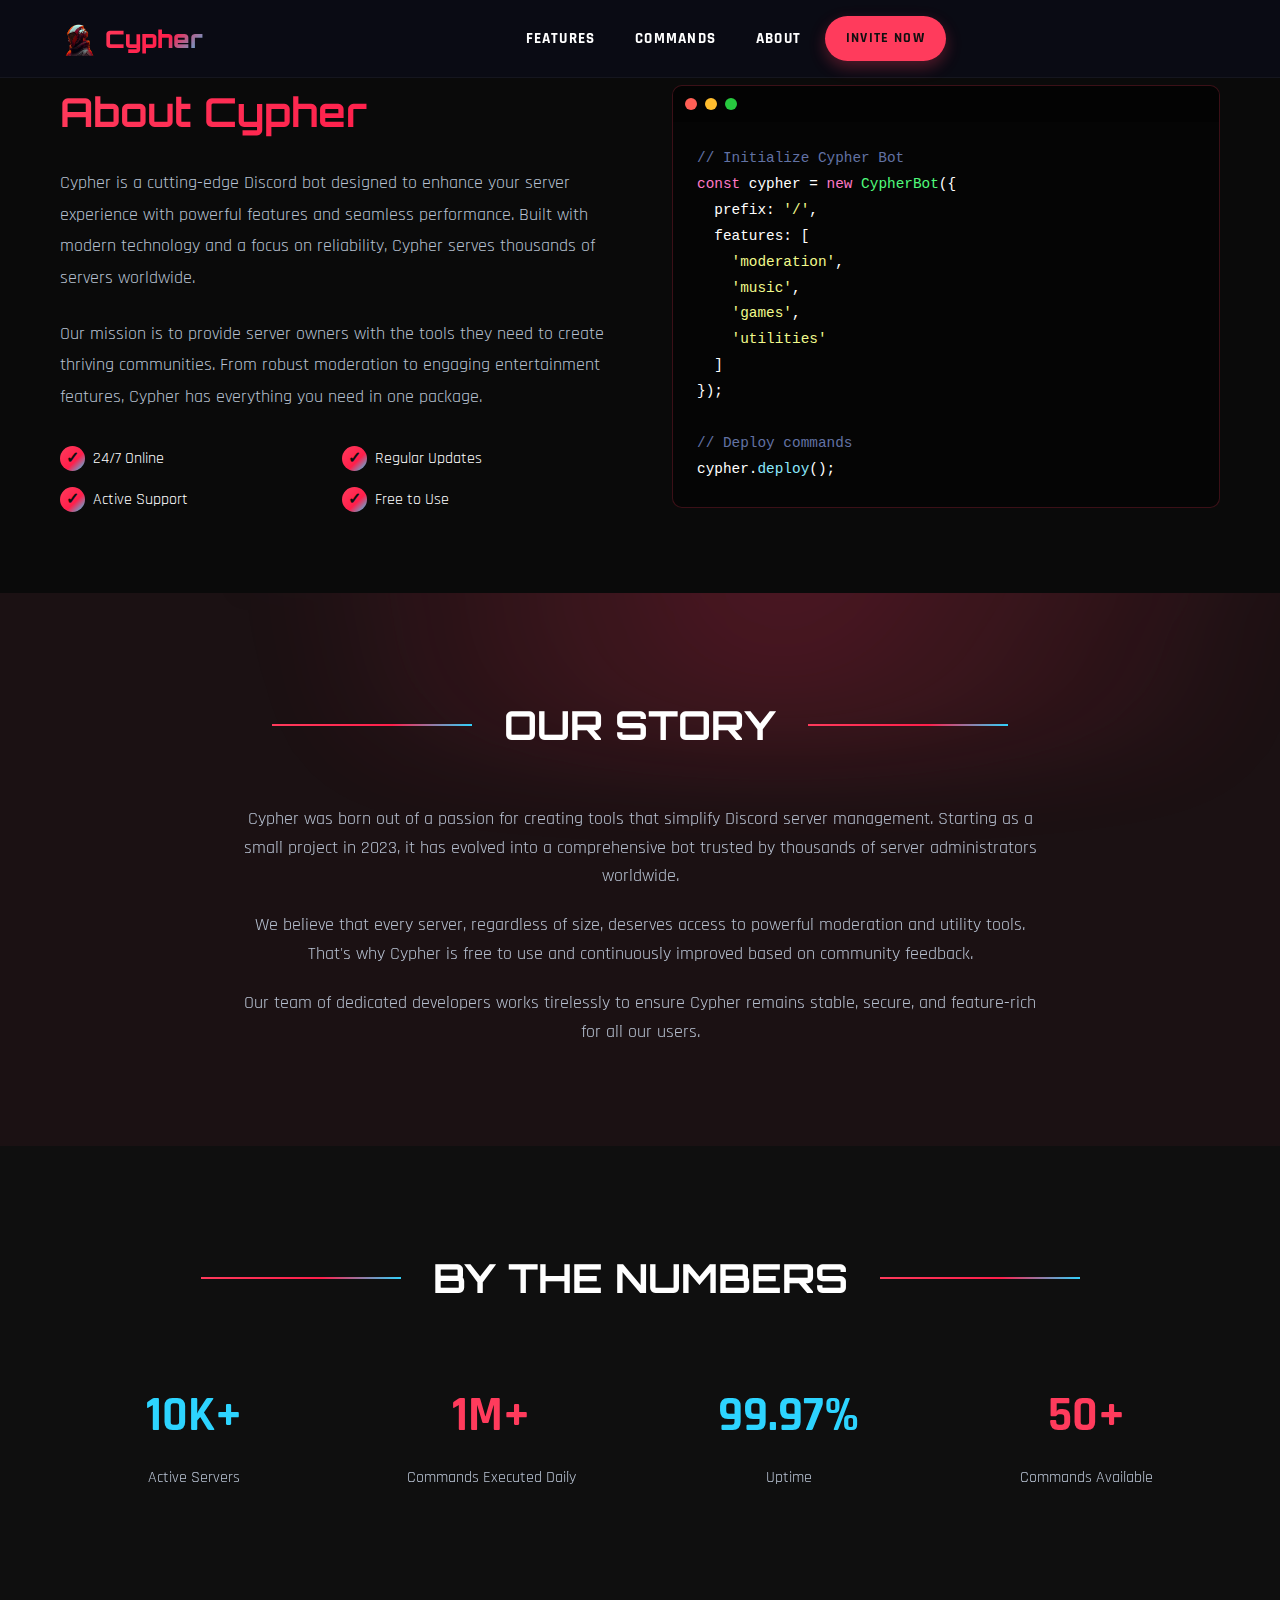
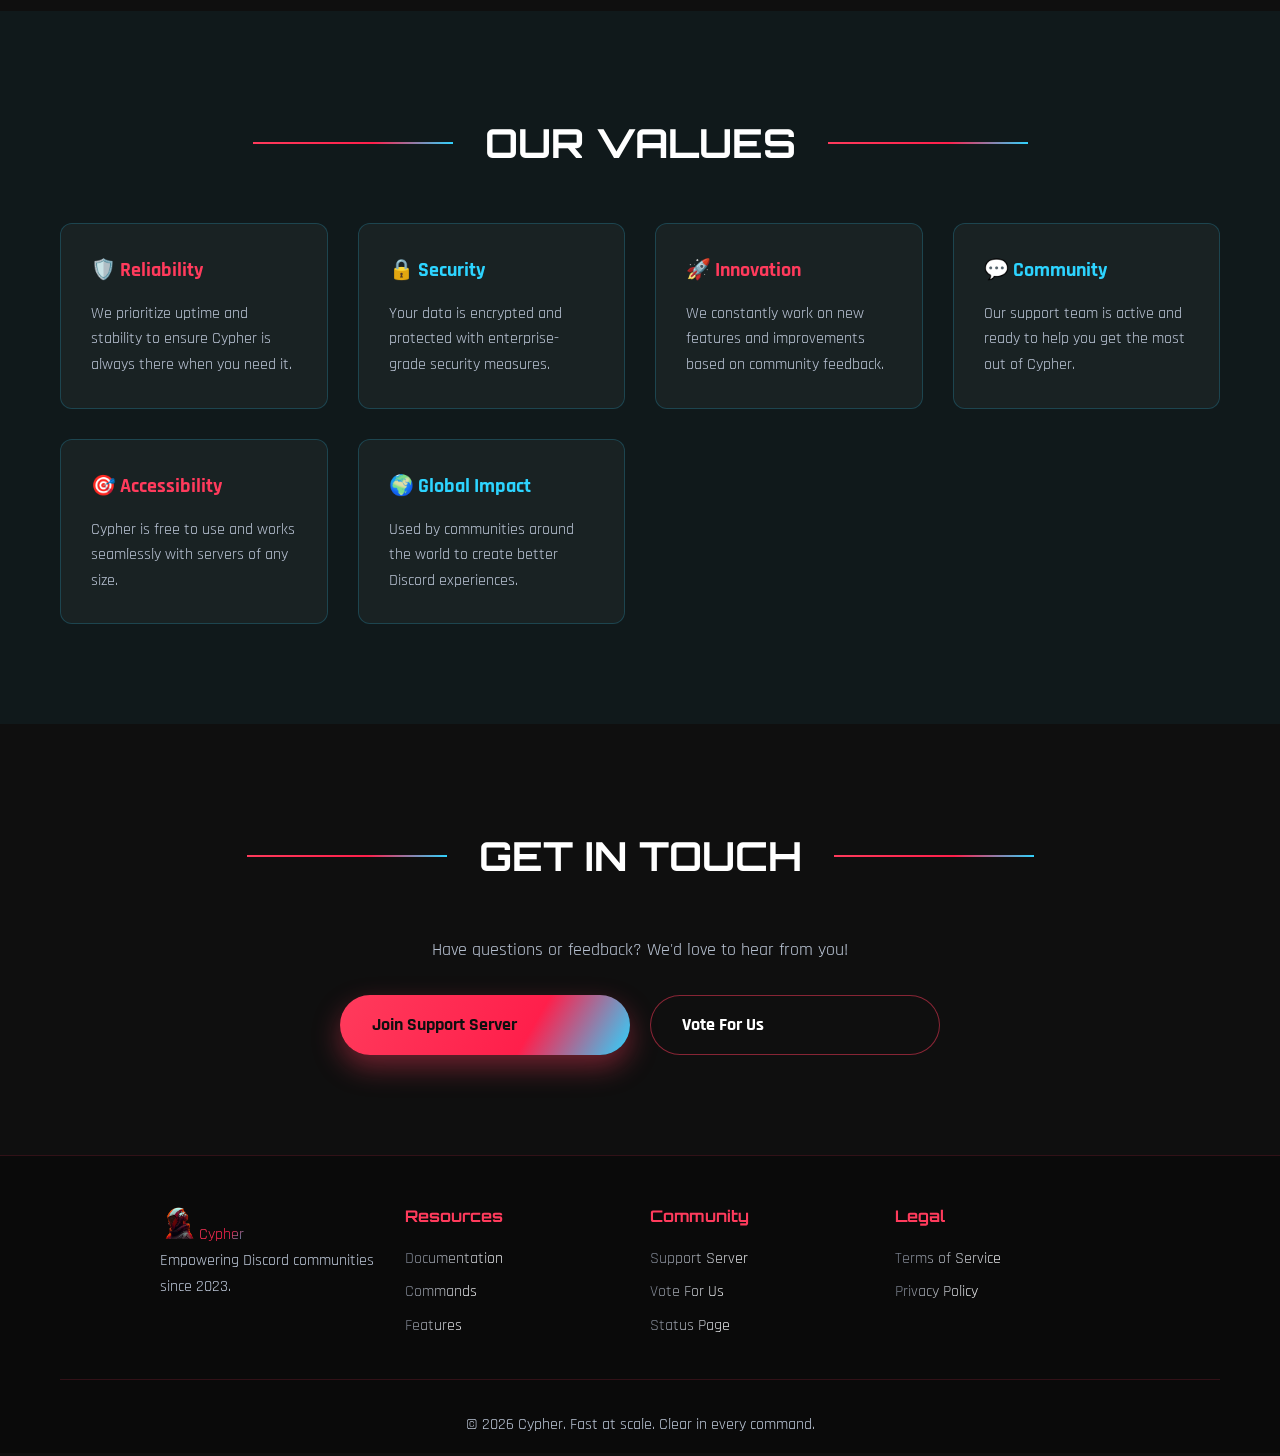
<file: about.html>
<!DOCTYPE html>
<html lang="en">
<head>
    <meta charset="UTF-8">
    <meta name="viewport" content="width=device-width, initial-scale=1.0">
    <title>About - Cypher Discord Bot</title>
    <link rel="stylesheet" href="assets/css/styles.css">
    <link rel="icon" type="image/png" href="images/cypher.png">
    <link rel="preconnect" href="https://fonts.googleapis.com">
    <link rel="preconnect" href="https://fonts.gstatic.com" crossorigin>
    <link href="https://fonts.googleapis.com/css2?family=Orbitron:wght@400;700;900&family=Rajdhani:wght@300;400;600;700&display=swap" rel="stylesheet">
</head>
<body>
    <div class="aurora"></div>

    <nav class="navbar">
        <div class="container">
            <div class="navbar-logo">
                <a href="/" style="text-decoration: none; color: inherit; display: flex; align-items: center; gap: 10px;">
                    <img src="images/cypher.png" alt="Cypher Logo" class="logo-icon">
                    <span class="logo-text">Cypher</span>
                </a>
            </div>
            <div class="navbar-menu">
                <a href="/features" class="navbar-link">Features</a>
                <a href="/commands" class="navbar-link">Commands</a>
                <a href="/about" class="navbar-link">About</a>
                <a href="https://discord.com/oauth2/authorize?client_id=1121314550969532476" class="navbar-invite">Invite Now</a>
            </div>
        </div>
    </nav>

    <section class="about">
        <div class="container">
            <div class="about-content">
                <div class="about-text">
                    <h2>About Cypher</h2>
                    <p>
                        Cypher is a cutting-edge Discord bot designed to enhance your server experience with 
                        powerful features and seamless performance. Built with modern technology and a focus 
                        on reliability, Cypher serves thousands of servers worldwide.
                    </p>
                    <p>
                        Our mission is to provide server owners with the tools they need to create thriving 
                        communities. From robust moderation to engaging entertainment features, Cypher has 
                        everything you need in one package.
                    </p>
                    <div class="about-features">
                        <div class="about-feature">
                            <span class="check-icon">✓</span>
                            <span>24/7 Online</span>
                        </div>
                        <div class="about-feature">
                            <span class="check-icon">✓</span>
                            <span>Regular Updates</span>
                        </div>
                        <div class="about-feature">
                            <span class="check-icon">✓</span>
                            <span>Active Support</span>
                        </div>
                        <div class="about-feature">
                            <span class="check-icon">✓</span>
                            <span>Free to Use</span>
                        </div>
                    </div>
                </div>
                <div class="about-image">
                    <div class="code-window">
                        <div class="code-header">
                            <span class="dot red"></span>
                            <span class="dot yellow"></span>
                            <span class="dot green"></span>
                        </div>
                        <div class="code-content">
                            <code>
                                <span class="code-comment">// Initialize Cypher Bot</span><br>
                                <span class="code-keyword">const</span> cypher = <span class="code-keyword">new</span> <span class="code-class">CypherBot</span>({<br>
                                &nbsp;&nbsp;prefix: <span class="code-string">'/'</span>,<br>
                                &nbsp;&nbsp;features: [<br>
                                &nbsp;&nbsp;&nbsp;&nbsp;<span class="code-string">'moderation'</span>,<br>
                                &nbsp;&nbsp;&nbsp;&nbsp;<span class="code-string">'music'</span>,<br>
                                &nbsp;&nbsp;&nbsp;&nbsp;<span class="code-string">'games'</span>,<br>
                                &nbsp;&nbsp;&nbsp;&nbsp;<span class="code-string">'utilities'</span><br>
                                &nbsp;&nbsp;]<br>
                                });<br><br>
                                <span class="code-comment">// Deploy commands</span><br>
                                cypher.<span class="code-method">deploy</span>();
                            </code>
                        </div>
                    </div>
                </div>
            </div>
        </div>
    </section>

    <section style="padding: 100px 0; background: rgba(255, 59, 92, 0.05);">
        <div class="container">
            <h2 class="section-title">
                <span class="title-line"></span>
                OUR STORY
                <span class="title-line"></span>
            </h2>
            <div style="max-width: 800px; margin: 0 auto; text-align: center;">
                <p style="color: #b7c1d1; font-size: 18px; margin-bottom: 20px;">
                    Cypher was born out of a passion for creating tools that simplify Discord server management. 
                    Starting as a small project in 2023, it has evolved into a comprehensive bot trusted by 
                    thousands of server administrators worldwide.
                </p>
                <p style="color: #b7c1d1; font-size: 18px; margin-bottom: 20px;">
                    We believe that every server, regardless of size, deserves access to powerful moderation and 
                    utility tools. That's why Cypher is free to use and continuously improved based on community feedback.
                </p>
                <p style="color: #b7c1d1; font-size: 18px;">
                    Our team of dedicated developers works tirelessly to ensure Cypher remains stable, secure, 
                    and feature-rich for all our users.
                </p>
            </div>
        </div>
    </section>

    <section style="padding: 100px 0;">
        <div class="container">
            <h2 class="section-title">
                <span class="title-line"></span>
                BY THE NUMBERS
                <span class="title-line"></span>
            </h2>
            <div style="display: grid; grid-template-columns: repeat(auto-fit, minmax(200px, 1fr)); gap: 30px;">
                <div style="text-align: center; padding: 20px;">
                    <div style="font-size: 48px; color: #2dd4ff; font-weight: 700; margin-bottom: 10px;">10K+</div>
                    <div style="color: #b7c1d1; font-size: 16px;">Active Servers</div>
                </div>
                <div style="text-align: center; padding: 20px;">
                    <div style="font-size: 48px; color: #ff3b5c; font-weight: 700; margin-bottom: 10px;">1M+</div>
                    <div style="color: #b7c1d1; font-size: 16px;">Commands Executed Daily</div>
                </div>
                <div style="text-align: center; padding: 20px;">
                    <div style="font-size: 48px; color: #2dd4ff; font-weight: 700; margin-bottom: 10px;">99.97%</div>
                    <div style="color: #b7c1d1; font-size: 16px;">Uptime</div>
                </div>
                <div style="text-align: center; padding: 20px;">
                    <div style="font-size: 48px; color: #ff3b5c; font-weight: 700; margin-bottom: 10px;">50+</div>
                    <div style="color: #b7c1d1; font-size: 16px;">Commands Available</div>
                </div>
            </div>
        </div>
    </section>

    <section style="padding: 100px 0; background: rgba(45, 212, 255, 0.05);">
        <div class="container">
            <h2 class="section-title">
                <span class="title-line"></span>
                OUR VALUES
                <span class="title-line"></span>
            </h2>
            <div style="display: grid; grid-template-columns: repeat(auto-fit, minmax(250px, 1fr)); gap: 30px;">
                <div style="background: rgba(255, 255, 255, 0.04); border: 1px solid rgba(45, 212, 255, 0.2); border-radius: 12px; padding: 30px;">
                    <h3 style="color: #ff3b5c; margin-bottom: 15px; font-size: 20px;">🛡️ Reliability</h3>
                    <p style="color: #b7c1d1;">
                        We prioritize uptime and stability to ensure Cypher is always there when you need it.
                    </p>
                </div>
                <div style="background: rgba(255, 255, 255, 0.04); border: 1px solid rgba(45, 212, 255, 0.2); border-radius: 12px; padding: 30px;">
                    <h3 style="color: #2dd4ff; margin-bottom: 15px; font-size: 20px;">🔒 Security</h3>
                    <p style="color: #b7c1d1;">
                        Your data is encrypted and protected with enterprise-grade security measures.
                    </p>
                </div>
                <div style="background: rgba(255, 255, 255, 0.04); border: 1px solid rgba(45, 212, 255, 0.2); border-radius: 12px; padding: 30px;">
                    <h3 style="color: #ff3b5c; margin-bottom: 15px; font-size: 20px;">🚀 Innovation</h3>
                    <p style="color: #b7c1d1;">
                        We constantly work on new features and improvements based on community feedback.
                    </p>
                </div>
                <div style="background: rgba(255, 255, 255, 0.04); border: 1px solid rgba(45, 212, 255, 0.2); border-radius: 12px; padding: 30px;">
                    <h3 style="color: #2dd4ff; margin-bottom: 15px; font-size: 20px;">💬 Community</h3>
                    <p style="color: #b7c1d1;">
                        Our support team is active and ready to help you get the most out of Cypher.
                    </p>
                </div>
                <div style="background: rgba(255, 255, 255, 0.04); border: 1px solid rgba(45, 212, 255, 0.2); border-radius: 12px; padding: 30px;">
                    <h3 style="color: #ff3b5c; margin-bottom: 15px; font-size: 20px;">🎯 Accessibility</h3>
                    <p style="color: #b7c1d1;">
                        Cypher is free to use and works seamlessly with servers of any size.
                    </p>
                </div>
                <div style="background: rgba(255, 255, 255, 0.04); border: 1px solid rgba(45, 212, 255, 0.2); border-radius: 12px; padding: 30px;">
                    <h3 style="color: #2dd4ff; margin-bottom: 15px; font-size: 20px;">🌍 Global Impact</h3>
                    <p style="color: #b7c1d1;">
                        Used by communities around the world to create better Discord experiences.
                    </p>
                </div>
            </div>
        </div>
    </section>

    <section style="padding: 100px 0;">
        <div class="container">
            <h2 class="section-title">
                <span class="title-line"></span>
                GET IN TOUCH
                <span class="title-line"></span>
            </h2>
            <div style="text-align: center; max-width: 600px; margin: 0 auto;">
                <p style="color: #b7c1d1; font-size: 18px; margin-bottom: 30px;">
                    Have questions or feedback? We'd love to hear from you!
                </p>
                <div style="display: grid; grid-template-columns: repeat(auto-fit, minmax(200px, 1fr)); gap: 20px;">
                    <a href="https://discord.gg/Zygr52jpme" class="btn btn-primary" style="text-decoration: none;">
                        <span>Join Support Server</span>
                    </a>
                    <a href="https://top.gg/bot/1121314550969532476" class="btn btn-secondary" style="text-decoration: none;">
                        <span>Vote For Us</span>
                    </a>
                </div>
            </div>
        </div>
    </section>

    <button class="back-to-top" id="backToTop"></button>

    <footer class="footer">
        <div class="container">
            <div class="footer-content">
                <div class="footer-section">
                    <div class="logo">
                        <img src="images/cypher.png" alt="Cypher Logo" class="logo-icon">
                        <span class="logo-text">Cypher</span>
                    </div>
                    <p>Empowering Discord communities since 2023.</p>
                </div>
                <div class="footer-section">
                    <h4>Resources</h4>
                    <ul>
                        <li><a href="#">Documentation</a></li>
                        <li><a href="/commands">Commands</a></li>
                        <li><a href="/features">Features</a></li>
                    </ul>
                </div>
                <div class="footer-section">
                    <h4>Community</h4>
                    <ul>
                        <li><a href="https://discord.gg/Zygr52jpme">Support Server</a></li>
                        <li><a href="https://top.gg/bot/1121314550969532476">Vote For Us</a></li>
                        <li><a href="/status">Status Page</a></li>
                    </ul>
                </div>
                <div class="footer-section">
                    <h4>Legal</h4>
                    <ul>
                        <li><a href="/tos">Terms of Service</a></li>
                        <li><a href="/privacy">Privacy Policy</a></li>
                    </ul>
                </div>
            </div>
            <div class="footer-bottom">
                <p>&copy; 2026 Cypher. Fast at scale. Clear in every command.</p>
            </div>
        </div>
    </footer>

    <script src="assets/js/script.js"></script>
</body>
</html>
</file>
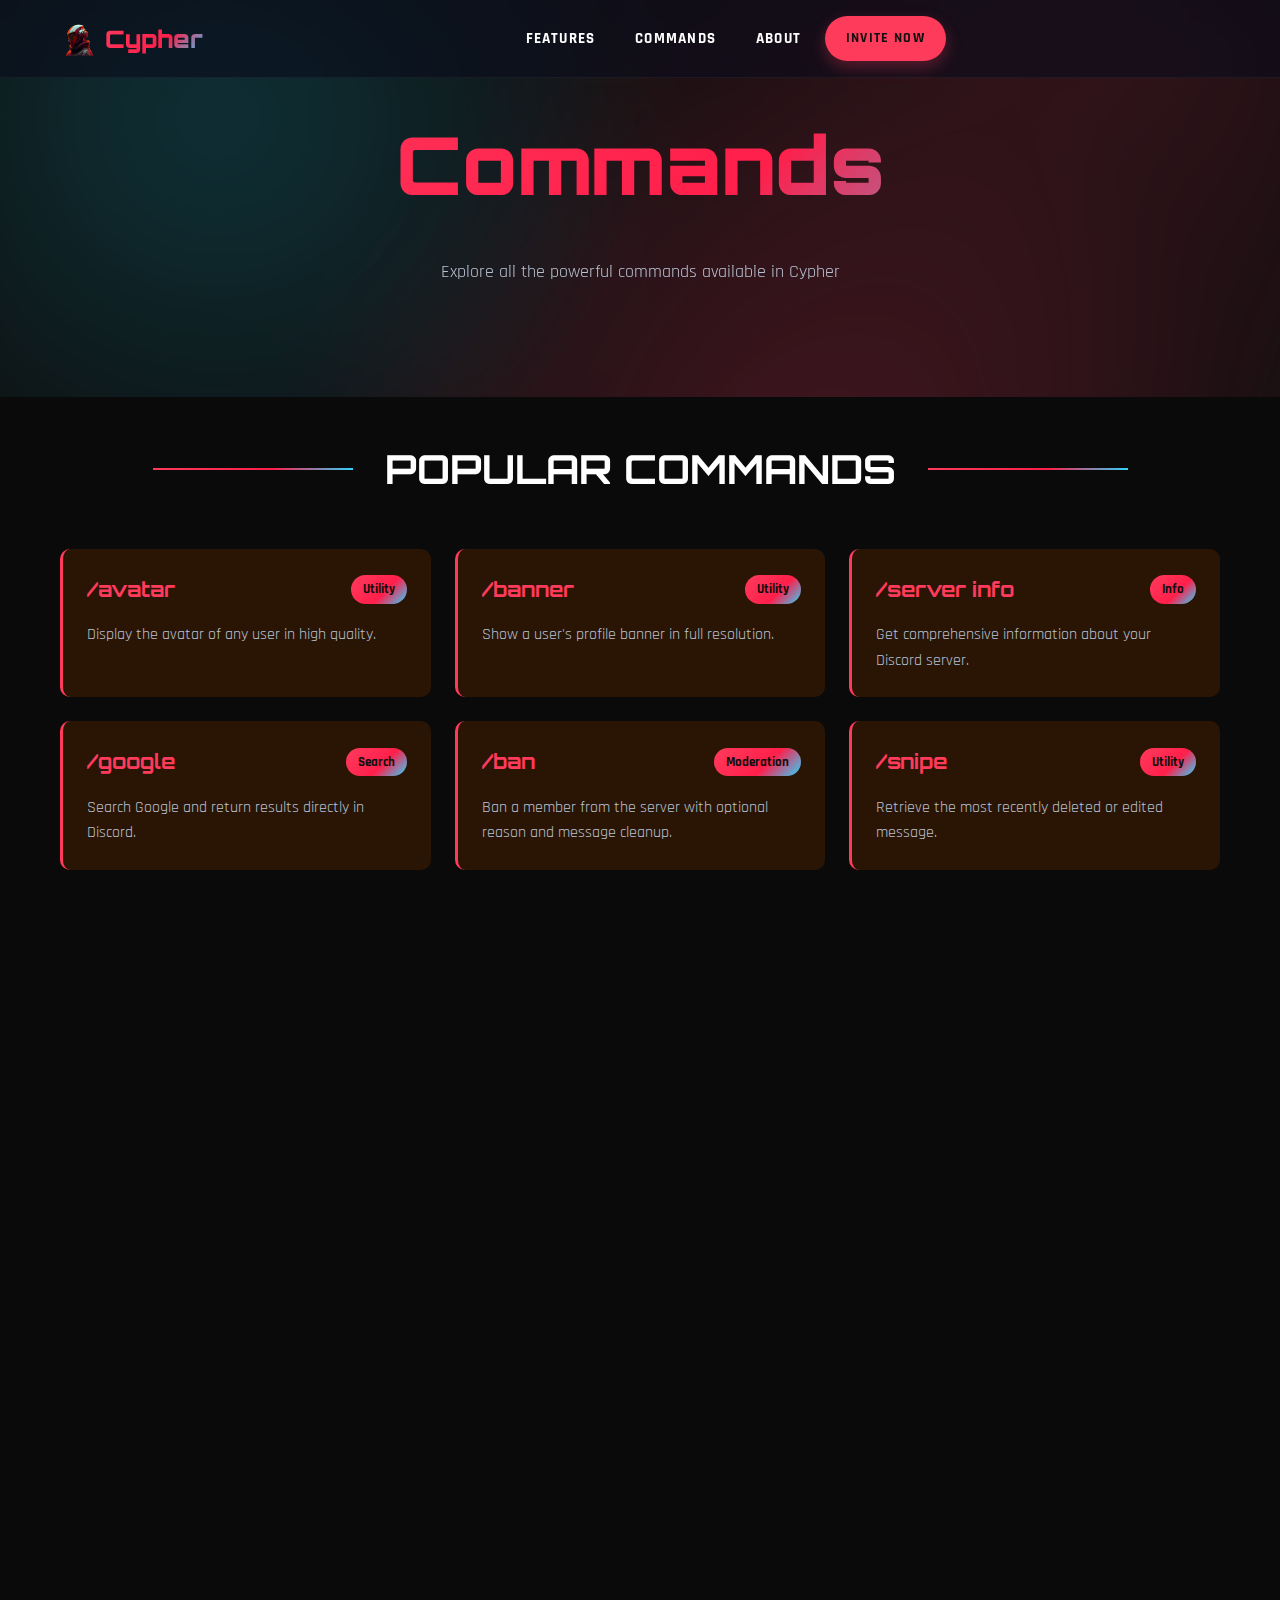
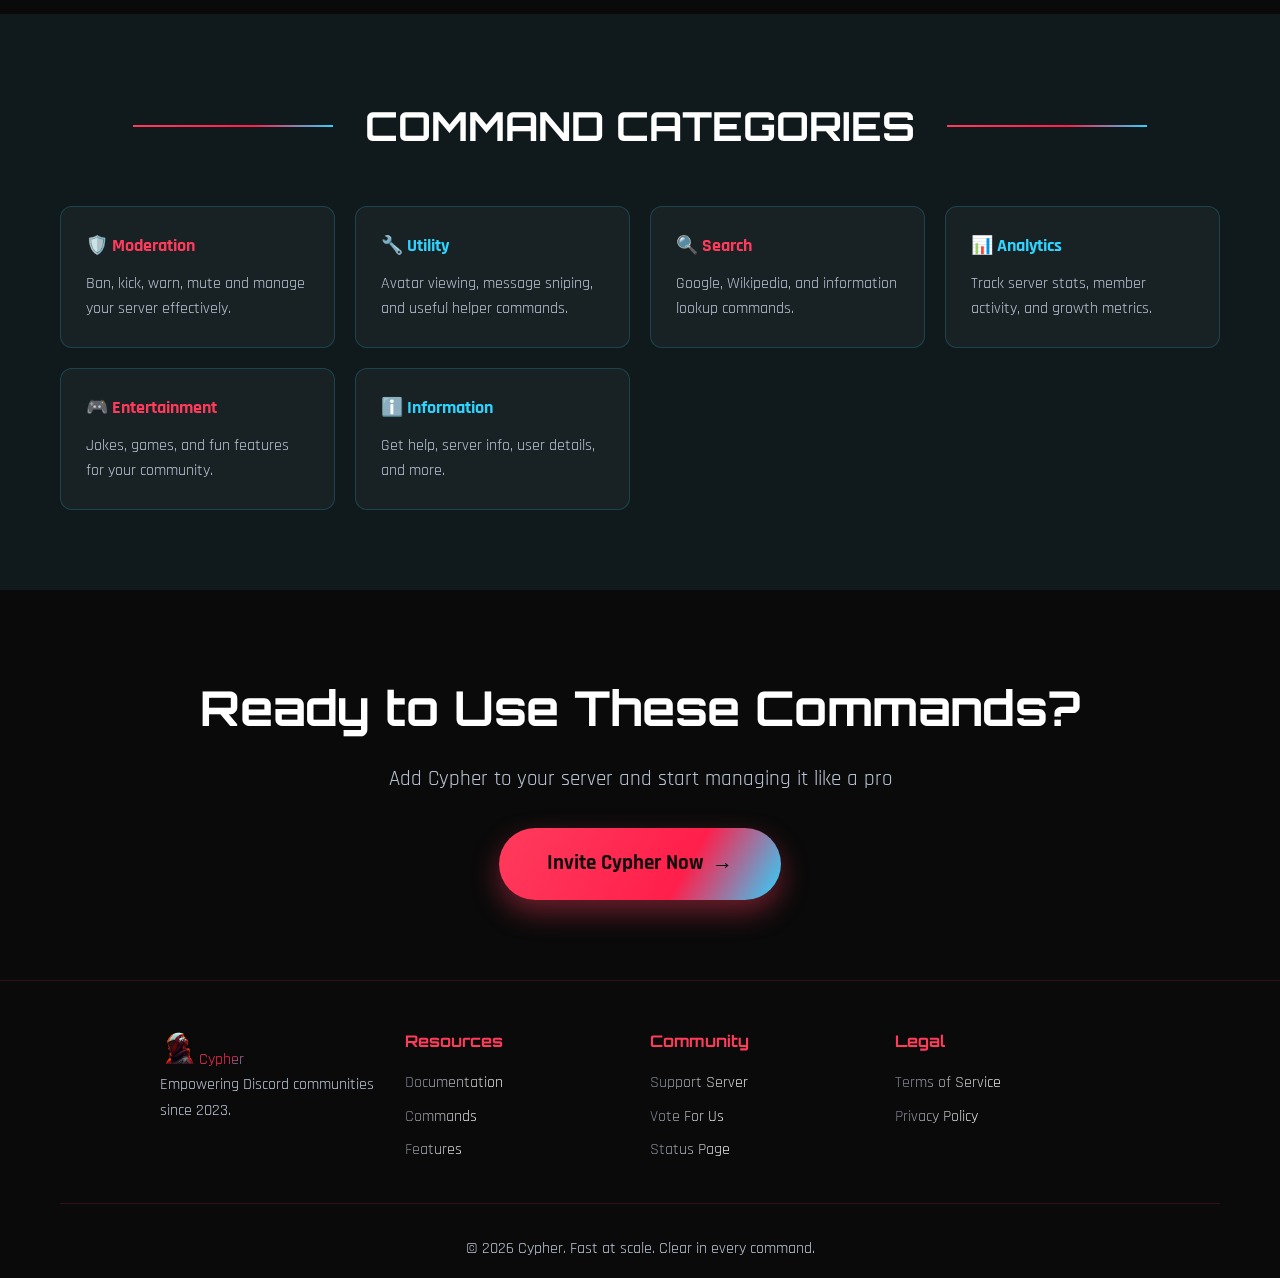
<file: commands.html>
<!DOCTYPE html>
<html lang="en">
<head>
    <meta charset="UTF-8">
    <meta name="viewport" content="width=device-width, initial-scale=1.0">
    <title>Commands - Cypher Discord Bot</title>
    <link rel="stylesheet" href="assets/css/styles.css">
    <link rel="icon" type="image/png" href="images/cypher.png">
    <link rel="preconnect" href="https://fonts.googleapis.com">
    <link rel="preconnect" href="https://fonts.gstatic.com" crossorigin>
    <link href="https://fonts.googleapis.com/css2?family=Orbitron:wght@400;700;900&family=Rajdhani:wght@300;400;600;700&display=swap" rel="stylesheet">
</head>
<body>
    <div class="aurora"></div>

    <nav class="navbar">
        <div class="container">
            <div class="navbar-logo">
                <a href="/" style="text-decoration: none; color: inherit; display: flex; align-items: center; gap: 10px;">
                    <img src="images/cypher.png" alt="Cypher Logo" class="logo-icon">
                    <span class="logo-text">Cypher</span>
                </a>
            </div>
            <div class="navbar-menu">
                <a href="/features" class="navbar-link">Features</a>
                <a href="/commands" class="navbar-link">Commands</a>
                <a href="/about" class="navbar-link">About</a>
                <a href="https://discord.com/oauth2/authorize?client_id=1121314550969532476" class="navbar-invite">Invite Now</a>
            </div>
        </div>
    </nav>

    <section style="padding: 100px 0 50px;">
        <div class="container">
            <h1 class="glitch" data-text="Commands" style="text-align: center; margin-bottom: 30px;">Commands</h1>
            <p style="text-align: center; font-size: 18px; color: #b7c1d1; margin-bottom: 60px;">
                Explore all the powerful commands available in Cypher
            </p>
        </div>
    </section>

    <section class="commands">
        <div class="container">
            <h2 class="section-title">
                <span class="title-line"></span>
                POPULAR COMMANDS
                <span class="title-line"></span>
            </h2>
            <div class="commands-grid">
                <div class="command-card">
                    <div class="command-header">
                        <span class="command-name">/avatar</span>
                        <span class="command-badge">Utility</span>
                    </div>
                    <p class="command-desc">Display the avatar of any user in high quality.</p>
                </div>
                <div class="command-card">
                    <div class="command-header">
                        <span class="command-name">/banner</span>
                        <span class="command-badge">Utility</span>
                    </div>
                    <p class="command-desc">Show a user's profile banner in full resolution.</p>
                </div>
                <div class="command-card">
                    <div class="command-header">
                        <span class="command-name">/server info</span>
                        <span class="command-badge">Info</span>
                    </div>
                    <p class="command-desc">Get comprehensive information about your Discord server.</p>
                </div>
                <div class="command-card">
                    <div class="command-header">
                        <span class="command-name">/google</span>
                        <span class="command-badge">Search</span>
                    </div>
                    <p class="command-desc">Search Google and return results directly in Discord.</p>
                </div>
                <div class="command-card">
                    <div class="command-header">
                        <span class="command-name">/ban</span>
                        <span class="command-badge">Moderation</span>
                    </div>
                    <p class="command-desc">Ban a member from the server with optional reason and message cleanup.</p>
                </div>
                <div class="command-card">
                    <div class="command-header">
                        <span class="command-name">/snipe</span>
                        <span class="command-badge">Utility</span>
                    </div>
                    <p class="command-desc">Retrieve the most recently deleted or edited message.</p>
                </div>
                <div class="command-card">
                    <div class="command-header">
                        <span class="command-name">/warn</span>
                        <span class="command-badge">Moderation</span>
                    </div>
                    <p class="command-desc">Issue a warning to a user with automatic escalation features.</p>
                </div>
                <div class="command-card">
                    <div class="command-header">
                        <span class="command-name">/mute</span>
                        <span class="command-badge">Moderation</span>
                    </div>
                    <p class="command-desc">Mute a member for a specified duration or indefinitely.</p>
                </div>
                <div class="command-card">
                    <div class="command-header">
                        <span class="command-name">/kick</span>
                        <span class="command-badge">Moderation</span>
                    </div>
                    <p class="command-desc">Remove a user from the server with optional reason.</p>
                </div>
                <div class="command-card">
                    <div class="command-header">
                        <span class="command-name">/purge</span>
                        <span class="command-badge">Moderation</span>
                    </div>
                    <p class="command-desc">Delete multiple messages from a channel at once.</p>
                </div>
                <div class="command-card">
                    <div class="command-header">
                        <span class="command-name">/slowmode</span>
                        <span class="command-badge">Moderation</span>
                    </div>
                    <p class="command-desc">Set slowmode on a channel to prevent spam.</p>
                </div>
                <div class="command-card">
                    <div class="command-header">
                        <span class="command-name">/stats</span>
                        <span class="command-badge">Analytics</span>
                    </div>
                    <p class="command-desc">View detailed server statistics and member activity.</p>
                </div>
                <div class="command-card">
                    <div class="command-header">
                        <span class="command-name">/ping</span>
                        <span class="command-badge">Utility</span>
                    </div>
                    <p class="command-desc">Check the bot's latency and response time.</p>
                </div>
                <div class="command-card">
                    <div class="command-header">
                        <span class="command-name">/help</span>
                        <span class="command-badge">Info</span>
                    </div>
                    <p class="command-desc">Get a list of all available commands and their descriptions.</p>
                </div>
                <div class="command-card">
                    <div class="command-header">
                        <span class="command-name">/wikipedia</span>
                        <span class="command-badge">Search</span>
                    </div>
                    <p class="command-desc">Search Wikipedia and get instant information.</p>
                </div>
                <div class="command-card">
                    <div class="command-header">
                        <span class="command-name">/joke</span>
                        <span class="command-badge">Entertainment</span>
                    </div>
                    <p class="command-desc">Get a random joke to lighten up the mood.</p>
                </div>
            </div>
        </div>
    </section>

    <section style="padding: 80px 0; background: rgba(45, 212, 255, 0.05);">
        <div class="container">
            <h2 class="section-title">
                <span class="title-line"></span>
                COMMAND CATEGORIES
                <span class="title-line"></span>
            </h2>
            <div style="display: grid; grid-template-columns: repeat(auto-fit, minmax(250px, 1fr)); gap: 20px;">
                <div style="background: rgba(255, 255, 255, 0.04); border: 1px solid rgba(45, 212, 255, 0.2); border-radius: 12px; padding: 25px; cursor: pointer; transition: all 0.3s;">
                    <h3 style="color: #ff3b5c; margin-bottom: 10px; font-size: 18px;">🛡️ Moderation</h3>
                    <p style="color: #b7c1d1;">Ban, kick, warn, mute and manage your server effectively.</p>
                </div>
                <div style="background: rgba(255, 255, 255, 0.04); border: 1px solid rgba(45, 212, 255, 0.2); border-radius: 12px; padding: 25px; cursor: pointer; transition: all 0.3s;">
                    <h3 style="color: #2dd4ff; margin-bottom: 10px; font-size: 18px;">🔧 Utility</h3>
                    <p style="color: #b7c1d1;">Avatar viewing, message sniping, and useful helper commands.</p>
                </div>
                <div style="background: rgba(255, 255, 255, 0.04); border: 1px solid rgba(45, 212, 255, 0.2); border-radius: 12px; padding: 25px; cursor: pointer; transition: all 0.3s;">
                    <h3 style="color: #ff3b5c; margin-bottom: 10px; font-size: 18px;">🔍 Search</h3>
                    <p style="color: #b7c1d1;">Google, Wikipedia, and information lookup commands.</p>
                </div>
                <div style="background: rgba(255, 255, 255, 0.04); border: 1px solid rgba(45, 212, 255, 0.2); border-radius: 12px; padding: 25px; cursor: pointer; transition: all 0.3s;">
                    <h3 style="color: #2dd4ff; margin-bottom: 10px; font-size: 18px;">📊 Analytics</h3>
                    <p style="color: #b7c1d1;">Track server stats, member activity, and growth metrics.</p>
                </div>
                <div style="background: rgba(255, 255, 255, 0.04); border: 1px solid rgba(45, 212, 255, 0.2); border-radius: 12px; padding: 25px; cursor: pointer; transition: all 0.3s;">
                    <h3 style="color: #ff3b5c; margin-bottom: 10px; font-size: 18px;">🎮 Entertainment</h3>
                    <p style="color: #b7c1d1;">Jokes, games, and fun features for your community.</p>
                </div>
                <div style="background: rgba(255, 255, 255, 0.04); border: 1px solid rgba(45, 212, 255, 0.2); border-radius: 12px; padding: 25px; cursor: pointer; transition: all 0.3s;">
                    <h3 style="color: #2dd4ff; margin-bottom: 10px; font-size: 18px;">ℹ️ Information</h3>
                    <p style="color: #b7c1d1;">Get help, server info, user details, and more.</p>
                </div>
            </div>
        </div>
    </section>

    <section class="cta">
        <div class="container">
            <div class="cta-content">
                <h2>Ready to Use These Commands?</h2>
                <p>Add Cypher to your server and start managing it like a pro</p>
                <a href="https://discord.com/oauth2/authorize?client_id=1121314550969532476" class="btn btn-large btn-primary">
                    <span>Invite Cypher Now</span>
                    <span class="btn-icon">→</span>
                </a>
            </div>
        </div>
    </section>

    <button class="back-to-top" id="backToTop"></button>

    <footer class="footer">
        <div class="container">
            <div class="footer-content">
                <div class="footer-section">
                    <div class="logo">
                        <img src="images/cypher.png" alt="Cypher Logo" class="logo-icon">
                        <span class="logo-text">Cypher</span>
                    </div>
                    <p>Empowering Discord communities since 2023.</p>
                </div>
                <div class="footer-section">
                    <h4>Resources</h4>
                    <ul>
                        <li><a href="#">Documentation</a></li>
                        <li><a href="/commands">Commands</a></li>
                        <li><a href="/features">Features</a></li>
                    </ul>
                </div>
                <div class="footer-section">
                    <h4>Community</h4>
                    <ul>
                        <li><a href="https://discord.gg/Zygr52jpme">Support Server</a></li>
                        <li><a href="https://top.gg/bot/1121314550969532476">Vote For Us</a></li>
                        <li><a href="/status">Status Page</a></li>
                    </ul>
                </div>
                <div class="footer-section">
                    <h4>Legal</h4>
                    <ul>
                        <li><a href="/tos">Terms of Service</a></li>
                        <li><a href="/privacy">Privacy Policy</a></li>
                    </ul>
                </div>
            </div>
            <div class="footer-bottom">
                <p>&copy; 2026 Cypher. Fast at scale. Clear in every command.</p>
            </div>
        </div>
    </footer>

    <script src="assets/js/script.js"></script>
</body>
</html>
</file>
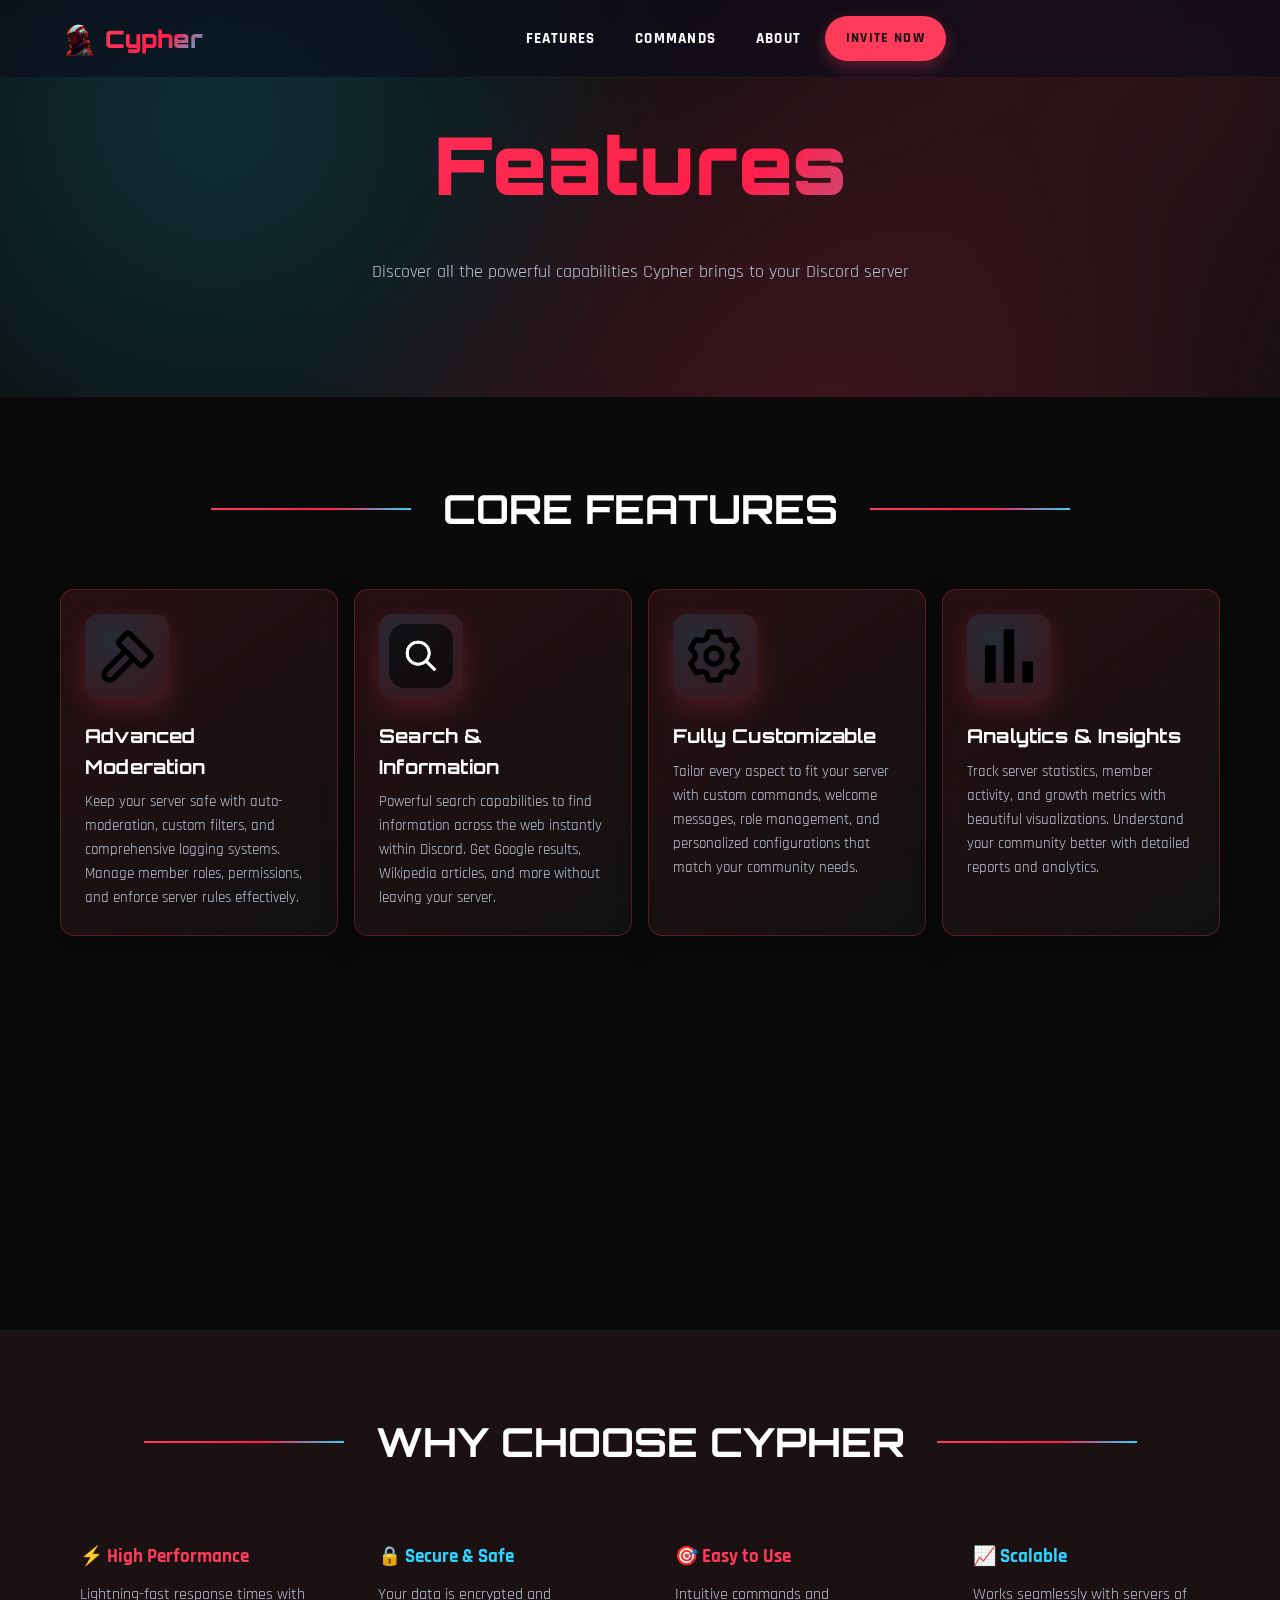
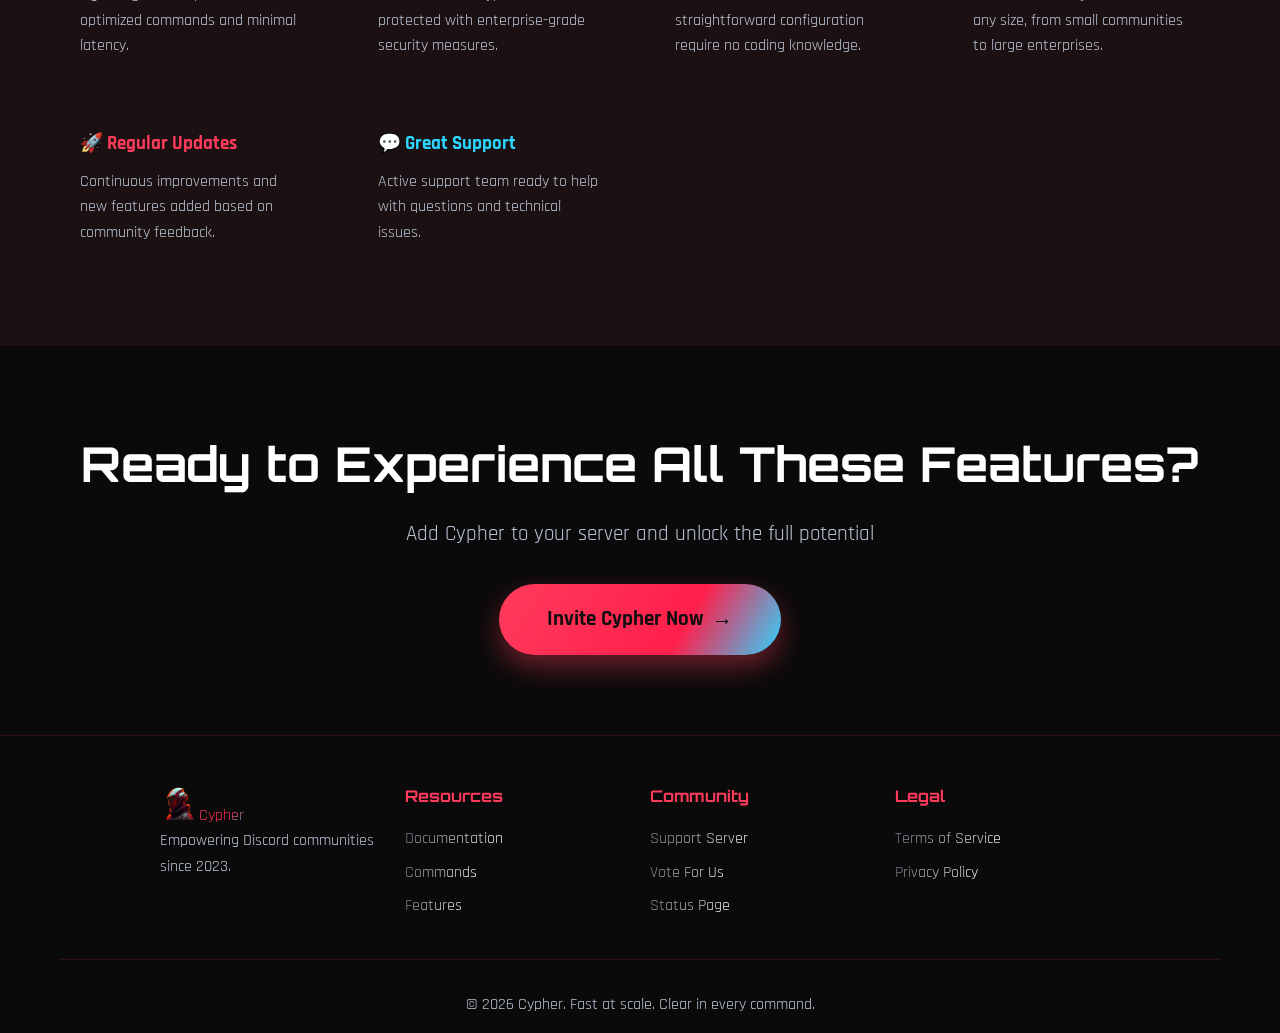
<file: features.html>
<!DOCTYPE html>
<html lang="en">
<head>
    <meta charset="UTF-8">
    <meta name="viewport" content="width=device-width, initial-scale=1.0">
    <title>Features - Cypher Discord Bot</title>
    <link rel="stylesheet" href="assets/css/styles.css">
    <link rel="icon" type="image/png" href="images/cypher.png">
    <link rel="preconnect" href="https://fonts.googleapis.com">
    <link rel="preconnect" href="https://fonts.gstatic.com" crossorigin>
    <link href="https://fonts.googleapis.com/css2?family=Orbitron:wght@400;700;900&family=Rajdhani:wght@300;400;600;700&display=swap" rel="stylesheet">
</head>
<body>
    <div class="aurora"></div>

    <nav class="navbar">
        <div class="container">
            <div class="navbar-logo">
                <a href="/" style="text-decoration: none; color: inherit; display: flex; align-items: center; gap: 10px;">
                    <img src="images/cypher.png" alt="Cypher Logo" class="logo-icon">
                    <span class="logo-text">Cypher</span>
                </a>
            </div>
            <div class="navbar-menu">
                <a href="/features" class="navbar-link">Features</a>
                <a href="/commands" class="navbar-link">Commands</a>
                <a href="/about" class="navbar-link">About</a>
                <a href="https://discord.com/oauth2/authorize?client_id=1121314550969532476" class="navbar-invite">Invite Now</a>
            </div>
        </div>
    </nav>

    <section style="padding: 100px 0 50px;">
        <div class="container">
            <h1 class="glitch" data-text="Features" style="text-align: center; margin-bottom: 30px;">Features</h1>
            <p style="text-align: center; font-size: 18px; color: #b7c1d1; margin-bottom: 60px;">
                Discover all the powerful capabilities Cypher brings to your Discord server
            </p>
        </div>
    </section>

    <section class="features">
        <div class="container">
            <h2 class="section-title">
                <span class="title-line"></span>
                CORE FEATURES
                <span class="title-line"></span>
            </h2>
            <div class="features-grid">
                <div class="feature-card">
                    <img src="images/Moderation.png" alt="Advanced Moderation" class="feature-icon" width="120" height="120">
                    <h3>Advanced Moderation</h3>
                    <p>Keep your server safe with auto-moderation, custom filters, and comprehensive logging systems. Manage member roles, permissions, and enforce server rules effectively.</p>
                </div>
                <div class="feature-card">
                    <img src="images/Search.png" alt="Search" class="feature-icon" width="120" height="120">
                    <h3>Search & Information</h3>
                    <p>Powerful search capabilities to find information across the web instantly within Discord. Get Google results, Wikipedia articles, and more without leaving your server.</p>
                </div>
                <div class="feature-card">
                    <img src="images/Customizable.png" alt="Customizable" class="feature-icon" width="120" height="120">
                    <h3>Fully Customizable</h3>
                    <p>Tailor every aspect to fit your server with custom commands, welcome messages, role management, and personalized configurations that match your community needs.</p>
                </div>
                <div class="feature-card">
                    <img src="images/Analytics.png" alt="Analytics" class="feature-icon" width="120" height="120">
                    <h3>Analytics & Insights</h3>
                    <p>Track server statistics, member activity, and growth metrics with beautiful visualizations. Understand your community better with detailed reports and analytics.</p>
                </div>
                <div class="feature-card">
                    <img src="images/Music.png" alt="Music" class="feature-icon" width="120" height="120">
                    <h3>Music & Entertainment</h3>
                    <p>Play music from various sources, create playlists, and entertain your community with engaging features and games built right into the bot.</p>
                </div>
                <div class="feature-card">
                    <img src="images/Utility.png" alt="Utility" class="feature-icon" width="120" height="120">
                    <h3>Utility Commands</h3>
                    <p>A comprehensive set of utility commands including avatar viewing, user info, server stats, message sniping, and much more to enhance server functionality.</p>
                </div>
            </div>
        </div>
    </section>

    <section style="padding: 80px 0; background: rgba(255, 59, 92, 0.05);">
        <div class="container">
            <h2 class="section-title">
                <span class="title-line"></span>
                WHY CHOOSE CYPHER
                <span class="title-line"></span>
            </h2>
            <div style="display: grid; grid-template-columns: repeat(auto-fit, minmax(250px, 1fr)); gap: 30px;">
                <div style="padding: 20px;">
                    <h3 style="color: #ff3b5c; margin-bottom: 10px;">⚡ High Performance</h3>
                    <p style="color: #b7c1d1;">Lightning-fast response times with optimized commands and minimal latency.</p>
                </div>
                <div style="padding: 20px;">
                    <h3 style="color: #2dd4ff; margin-bottom: 10px;">🔒 Secure & Safe</h3>
                    <p style="color: #b7c1d1;">Your data is encrypted and protected with enterprise-grade security measures.</p>
                </div>
                <div style="padding: 20px;">
                    <h3 style="color: #ff3b5c; margin-bottom: 10px;">🎯 Easy to Use</h3>
                    <p style="color: #b7c1d1;">Intuitive commands and straightforward configuration require no coding knowledge.</p>
                </div>
                <div style="padding: 20px;">
                    <h3 style="color: #2dd4ff; margin-bottom: 10px;">📈 Scalable</h3>
                    <p style="color: #b7c1d1;">Works seamlessly with servers of any size, from small communities to large enterprises.</p>
                </div>
                <div style="padding: 20px;">
                    <h3 style="color: #ff3b5c; margin-bottom: 10px;">🚀 Regular Updates</h3>
                    <p style="color: #b7c1d1;">Continuous improvements and new features added based on community feedback.</p>
                </div>
                <div style="padding: 20px;">
                    <h3 style="color: #2dd4ff; margin-bottom: 10px;">💬 Great Support</h3>
                    <p style="color: #b7c1d1;">Active support team ready to help with questions and technical issues.</p>
                </div>
            </div>
        </div>
    </section>

    <section class="cta">
        <div class="container">
            <div class="cta-content">
                <h2>Ready to Experience All These Features?</h2>
                <p>Add Cypher to your server and unlock the full potential</p>
                <a href="https://discord.com/oauth2/authorize?client_id=1121314550969532476" class="btn btn-large btn-primary">
                    <span>Invite Cypher Now</span>
                    <span class="btn-icon">→</span>
                </a>
            </div>
        </div>
    </section>

    <button class="back-to-top" id="backToTop"></button>

    <footer class="footer">
        <div class="container">
            <div class="footer-content">
                <div class="footer-section">
                    <div class="logo">
                        <img src="images/cypher.png" alt="Cypher Logo" class="logo-icon">
                        <span class="logo-text">Cypher</span>
                    </div>
                    <p>Empowering Discord communities since 2023.</p>
                </div>
                <div class="footer-section">
                    <h4>Resources</h4>
                    <ul>
                        <li><a href="#">Documentation</a></li>
                        <li><a href="/commands">Commands</a></li>
                        <li><a href="/features">Features</a></li>
                    </ul>
                </div>
                <div class="footer-section">
                    <h4>Community</h4>
                    <ul>
                        <li><a href="https://discord.gg/Zygr52jpme">Support Server</a></li>
                        <li><a href="https://top.gg/bot/1121314550969532476">Vote For Us</a></li>
                        <li><a href="/status">Status Page</a></li>
                    </ul>
                </div>
                <div class="footer-section">
                    <h4>Legal</h4>
                    <ul>
                        <li><a href="/tos">Terms of Service</a></li>
                        <li><a href="/privacy">Privacy Policy</a></li>
                    </ul>
                </div>
            </div>
            <div class="footer-bottom">
                <p>&copy; 2026 Cypher. Fast at scale. Clear in every command.</p>
            </div>
        </div>
    </footer>

    <script src="assets/js/script.js"></script>
</body>
</html>
</file>
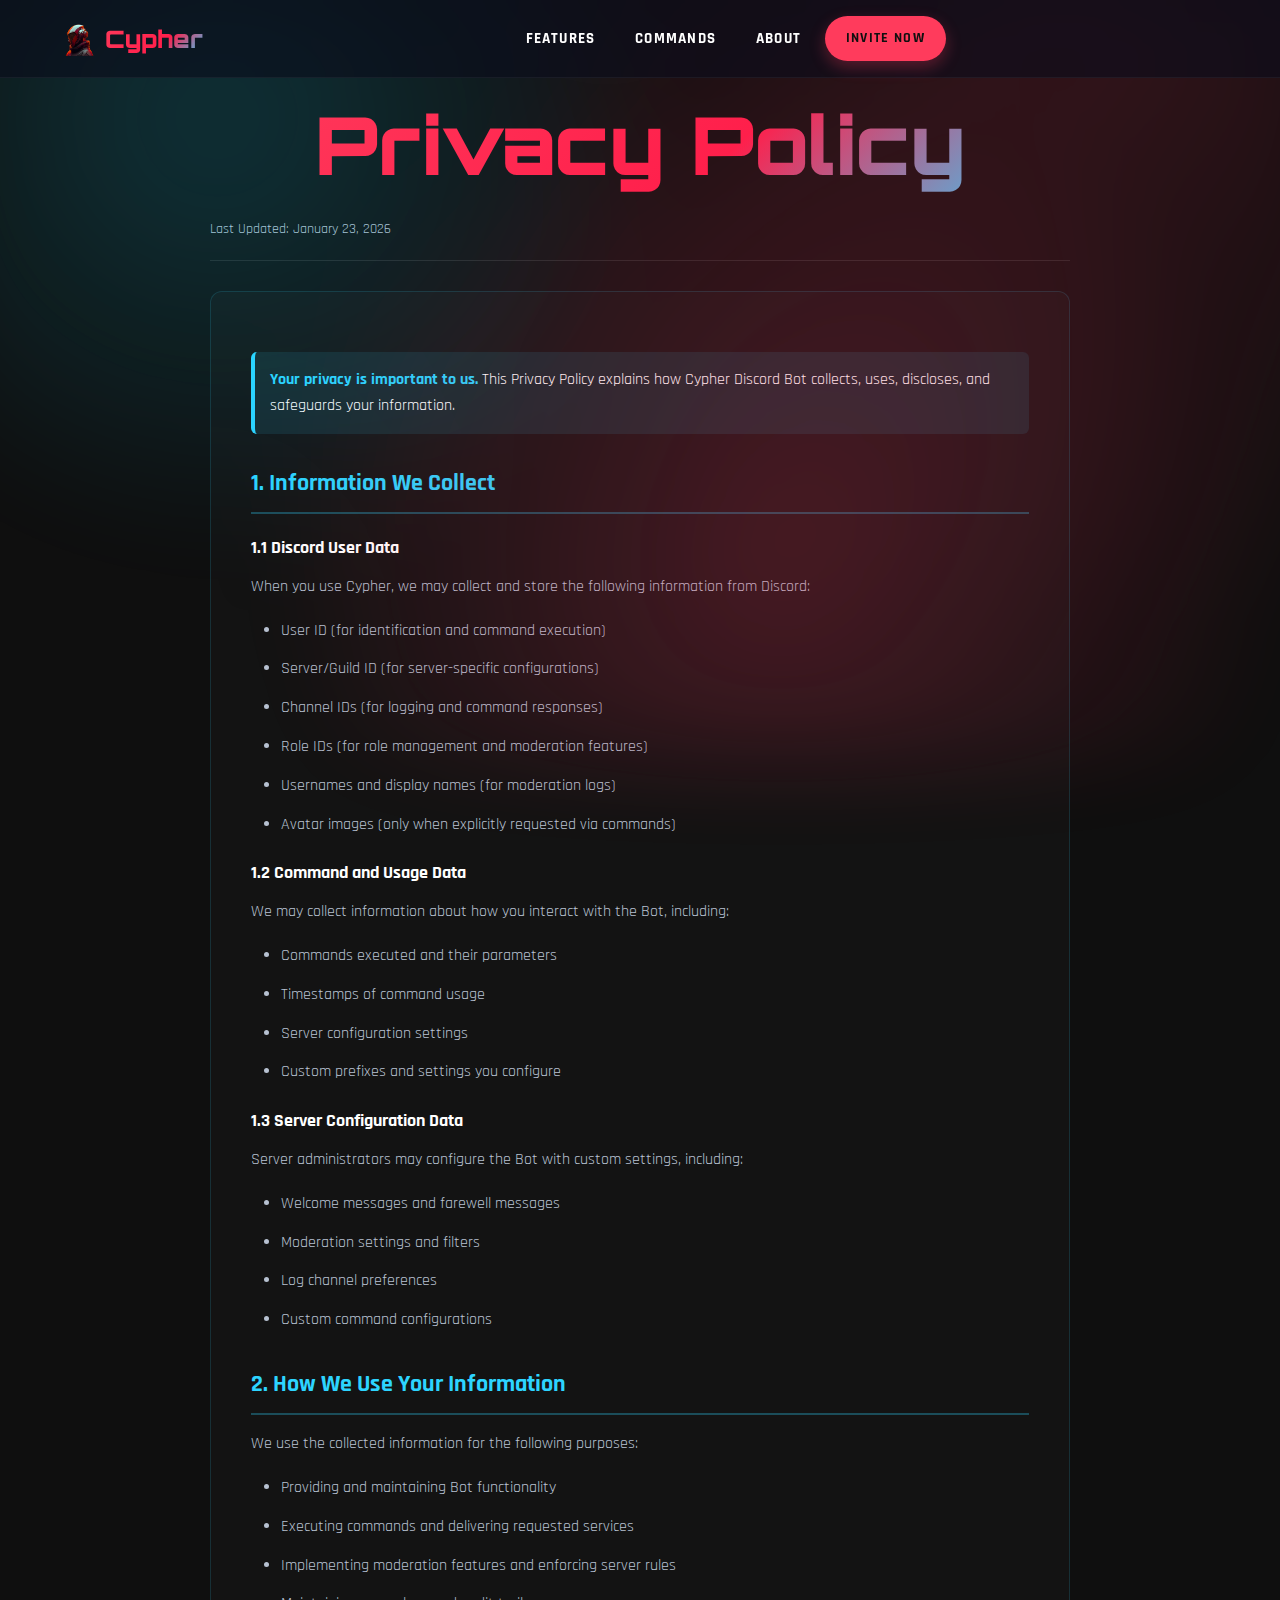
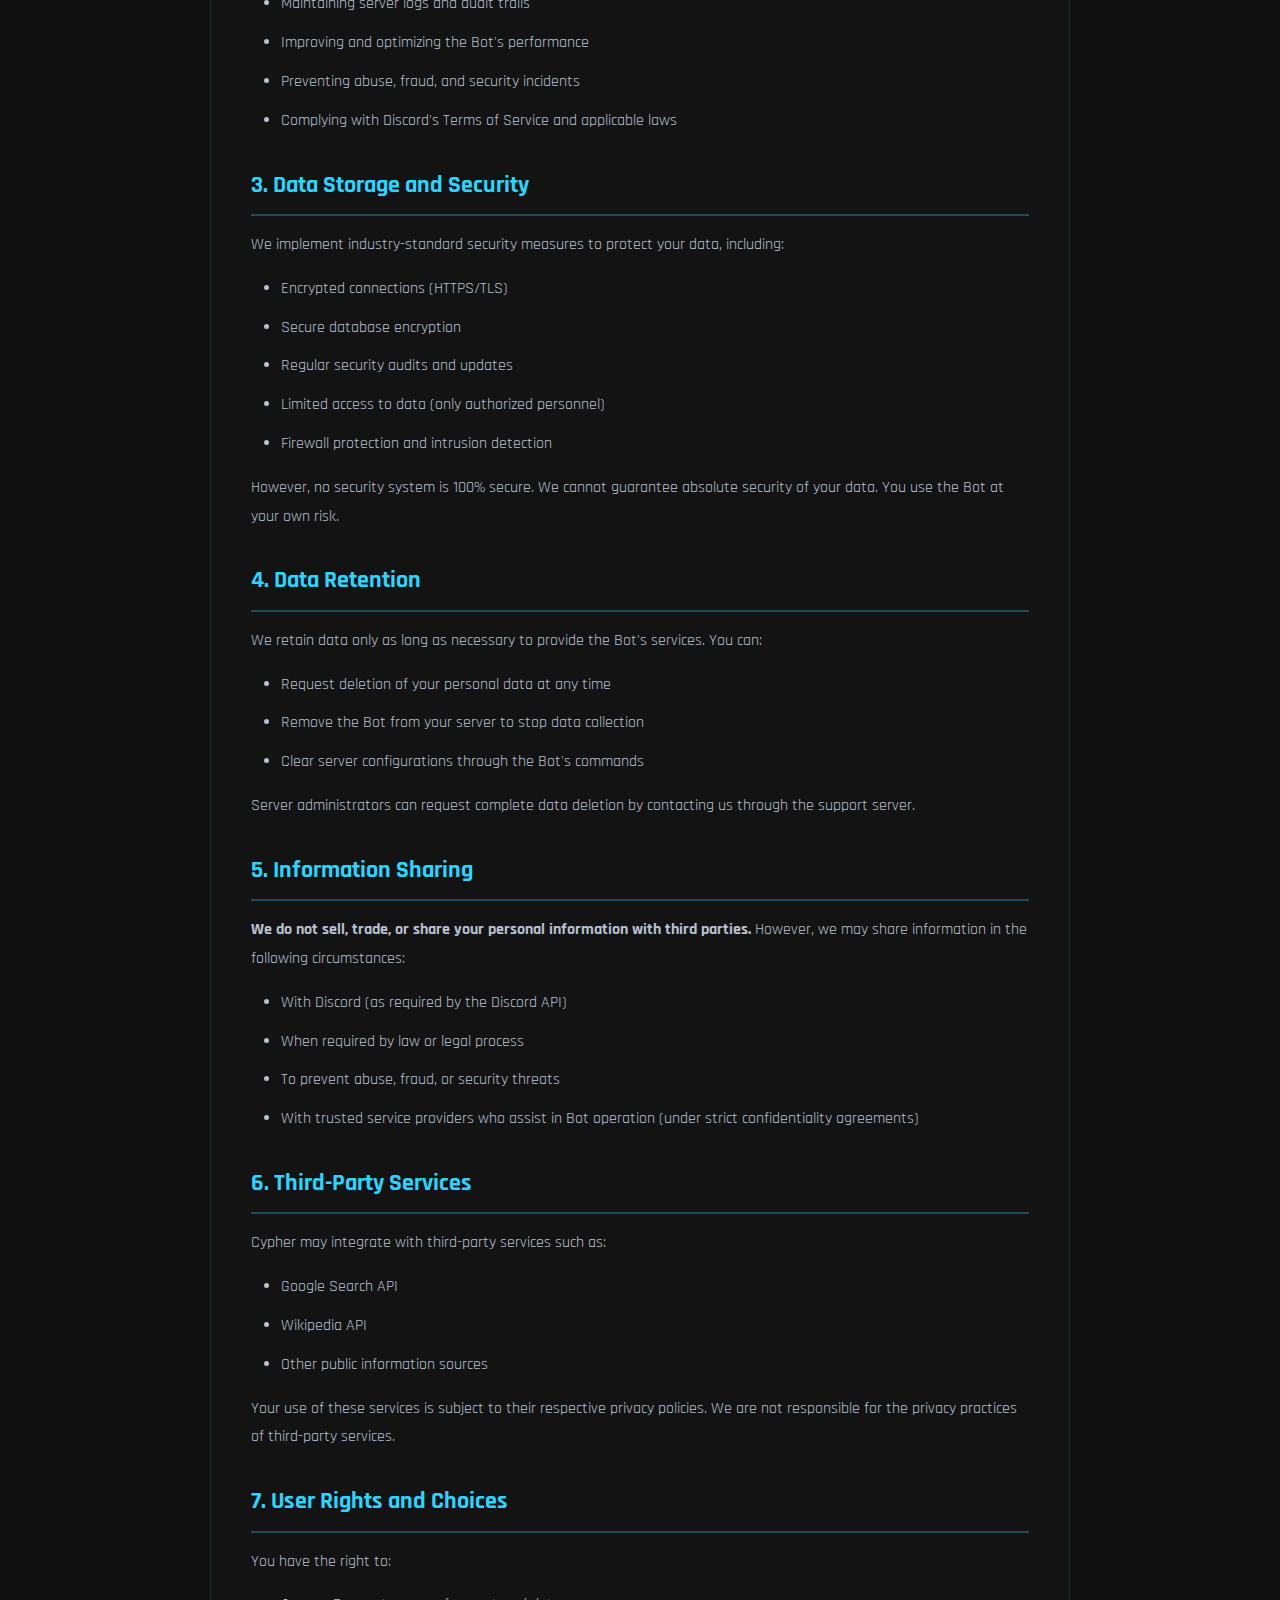
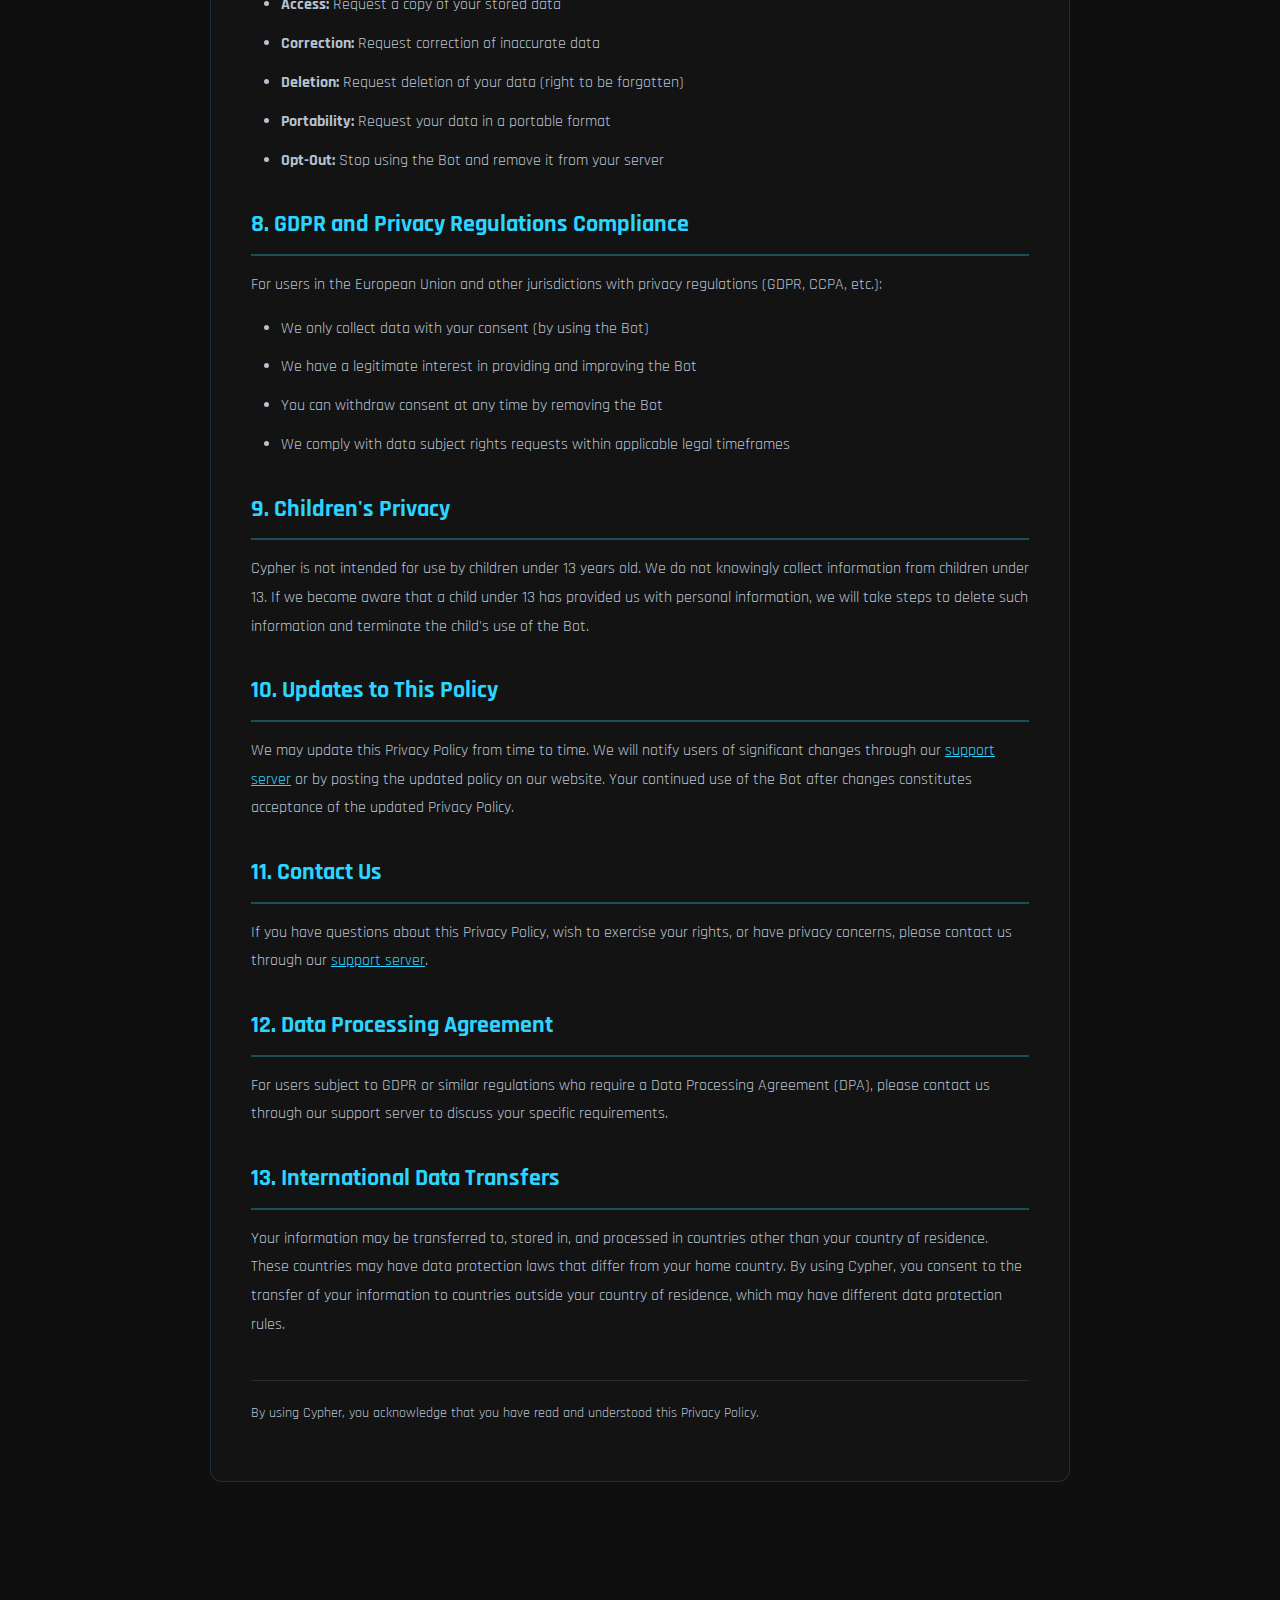
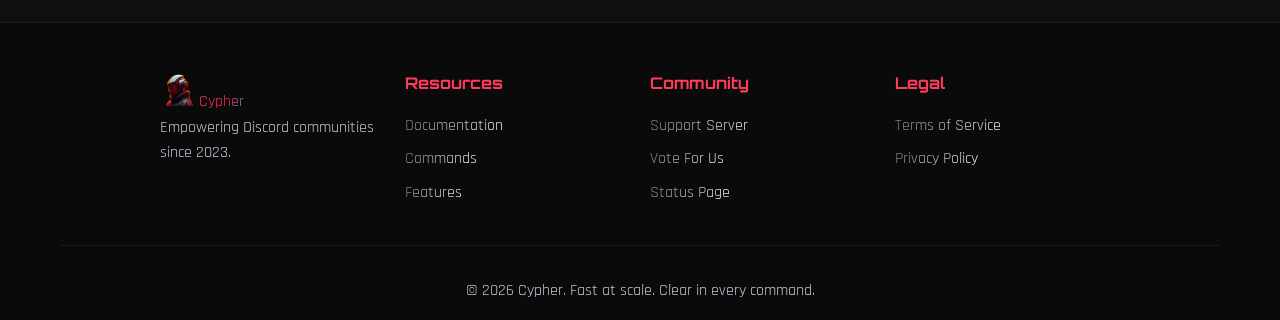
<file: privacy.html>
<!DOCTYPE html>
<html lang="en">
<head>
    <meta charset="UTF-8">
    <meta name="viewport" content="width=device-width, initial-scale=1.0">
    <title>Privacy Policy - Cypher Discord Bot</title>
    <link rel="stylesheet" href="assets/css/styles.css">
    <link rel="icon" type="image/png" href="images/cypher.png">
    <link rel="preconnect" href="https://fonts.googleapis.com">
    <link rel="preconnect" href="https://fonts.gstatic.com" crossorigin>
    <link href="https://fonts.googleapis.com/css2?family=Orbitron:wght@400;700;900&family=Rajdhani:wght@300;400;600;700&display=swap" rel="stylesheet">
    <style>
        .legal-container {
            max-width: 900px;
            margin: 80px auto;
            padding: 0 20px 60px;
        }

        .legal-content {
            background: rgba(255, 255, 255, 0.02);
            border: 1px solid rgba(45, 212, 255, 0.15);
            border-radius: 12px;
            padding: 40px;
        }

        .legal-content h2 {
            color: #2dd4ff;
            font-size: 24px;
            margin-top: 30px;
            margin-bottom: 15px;
            border-bottom: 2px solid rgba(45, 212, 255, 0.3);
            padding-bottom: 10px;
        }

        .legal-content h3 {
            color: #ffffff;
            font-size: 18px;
            margin-top: 20px;
            margin-bottom: 10px;
        }

        .legal-content p {
            color: #b7c1d1;
            line-height: 1.8;
            margin-bottom: 15px;
        }

        .legal-content ul, .legal-content ol {
            color: #b7c1d1;
            margin-left: 30px;
            margin-bottom: 15px;
        }

        .legal-content li {
            margin-bottom: 10px;
            line-height: 1.8;
        }

        .last-updated {
            color: #b7c1d1;
            font-size: 14px;
            margin-bottom: 30px;
            padding-bottom: 20px;
            border-bottom: 1px solid rgba(255, 255, 255, 0.1);
        }

        .highlight-box {
            background: rgba(45, 212, 255, 0.1);
            border-left: 4px solid #2dd4ff;
            padding: 15px;
            margin: 20px 0;
            border-radius: 6px;
        }
    </style>
</head>
<body>
    <div class="aurora"></div>

    <nav class="navbar">
        <div class="container">
            <div class="navbar-logo">
                <a href="/" style="text-decoration: none; color: inherit; display: flex; align-items: center; gap: 10px;">
                    <img src="images/cypher.png" alt="Cypher Logo" class="logo-icon">
                    <span class="logo-text">Cypher</span>
                </a>
            </div>
            <div class="navbar-menu">
                <a href="/features" class="navbar-link">Features</a>
                <a href="/commands" class="navbar-link">Commands</a>
                <a href="/about" class="navbar-link">About</a>
                <a href="https://discord.com/oauth2/authorize?client_id=1121314550969532476" class="navbar-invite">Invite Now</a>
            </div>
        </div>
    </nav>

    <div class="legal-container">
        <h1 class="glitch" data-text="Privacy Policy" style="text-align: center; margin-bottom: 10px;">Privacy Policy</h1>
        <div class="last-updated">Last Updated: January 23, 2026</div>

        <div class="legal-content">
            <div class="highlight-box">
                <strong style="color: #2dd4ff;">Your privacy is important to us.</strong> This Privacy Policy explains how Cypher Discord Bot 
                collects, uses, discloses, and safeguards your information.
            </div>

            <h2>1. Information We Collect</h2>
            <h3>1.1 Discord User Data</h3>
            <p>
                When you use Cypher, we may collect and store the following information from Discord:
            </p>
            <ul>
                <li>User ID (for identification and command execution)</li>
                <li>Server/Guild ID (for server-specific configurations)</li>
                <li>Channel IDs (for logging and command responses)</li>
                <li>Role IDs (for role management and moderation features)</li>
                <li>Usernames and display names (for moderation logs)</li>
                <li>Avatar images (only when explicitly requested via commands)</li>
            </ul>

            <h3>1.2 Command and Usage Data</h3>
            <p>
                We may collect information about how you interact with the Bot, including:
            </p>
            <ul>
                <li>Commands executed and their parameters</li>
                <li>Timestamps of command usage</li>
                <li>Server configuration settings</li>
                <li>Custom prefixes and settings you configure</li>
            </ul>

            <h3>1.3 Server Configuration Data</h3>
            <p>
                Server administrators may configure the Bot with custom settings, including:
            </p>
            <ul>
                <li>Welcome messages and farewell messages</li>
                <li>Moderation settings and filters</li>
                <li>Log channel preferences</li>
                <li>Custom command configurations</li>
            </ul>

            <h2>2. How We Use Your Information</h2>
            <p>We use the collected information for the following purposes:</p>
            <ul>
                <li>Providing and maintaining Bot functionality</li>
                <li>Executing commands and delivering requested services</li>
                <li>Implementing moderation features and enforcing server rules</li>
                <li>Maintaining server logs and audit trails</li>
                <li>Improving and optimizing the Bot's performance</li>
                <li>Preventing abuse, fraud, and security incidents</li>
                <li>Complying with Discord's Terms of Service and applicable laws</li>
            </ul>

            <h2>3. Data Storage and Security</h2>
            <p>
                We implement industry-standard security measures to protect your data, including:
            </p>
            <ul>
                <li>Encrypted connections (HTTPS/TLS)</li>
                <li>Secure database encryption</li>
                <li>Regular security audits and updates</li>
                <li>Limited access to data (only authorized personnel)</li>
                <li>Firewall protection and intrusion detection</li>
            </ul>
            <p>
                However, no security system is 100% secure. We cannot guarantee absolute security of your data. 
                You use the Bot at your own risk.
            </p>

            <h2>4. Data Retention</h2>
            <p>
                We retain data only as long as necessary to provide the Bot's services. You can:
            </p>
            <ul>
                <li>Request deletion of your personal data at any time</li>
                <li>Remove the Bot from your server to stop data collection</li>
                <li>Clear server configurations through the Bot's commands</li>
            </ul>
            <p>
                Server administrators can request complete data deletion by contacting us through the support server.
            </p>

            <h2>5. Information Sharing</h2>
            <p>
                <strong>We do not sell, trade, or share your personal information with third parties.</strong> 
                However, we may share information in the following circumstances:
            </p>
            <ul>
                <li>With Discord (as required by the Discord API)</li>
                <li>When required by law or legal process</li>
                <li>To prevent abuse, fraud, or security threats</li>
                <li>With trusted service providers who assist in Bot operation (under strict confidentiality agreements)</li>
            </ul>

            <h2>6. Third-Party Services</h2>
            <p>
                Cypher may integrate with third-party services such as:
            </p>
            <ul>
                <li>Google Search API</li>
                <li>Wikipedia API</li>
                <li>Other public information sources</li>
            </ul>
            <p>
                Your use of these services is subject to their respective privacy policies. We are not responsible 
                for the privacy practices of third-party services.
            </p>

            <h2>7. User Rights and Choices</h2>
            <p>You have the right to:</p>
            <ul>
                <li><strong>Access:</strong> Request a copy of your stored data</li>
                <li><strong>Correction:</strong> Request correction of inaccurate data</li>
                <li><strong>Deletion:</strong> Request deletion of your data (right to be forgotten)</li>
                <li><strong>Portability:</strong> Request your data in a portable format</li>
                <li><strong>Opt-Out:</strong> Stop using the Bot and remove it from your server</li>
            </ul>

            <h2>8. GDPR and Privacy Regulations Compliance</h2>
            <p>
                For users in the European Union and other jurisdictions with privacy regulations (GDPR, CCPA, etc.):
            </p>
            <ul>
                <li>We only collect data with your consent (by using the Bot)</li>
                <li>We have a legitimate interest in providing and improving the Bot</li>
                <li>You can withdraw consent at any time by removing the Bot</li>
                <li>We comply with data subject rights requests within applicable legal timeframes</li>
            </ul>

            <h2>9. Children's Privacy</h2>
            <p>
                Cypher is not intended for use by children under 13 years old. We do not knowingly collect information 
                from children under 13. If we become aware that a child under 13 has provided us with personal information, 
                we will take steps to delete such information and terminate the child's use of the Bot.
            </p>

            <h2>10. Updates to This Policy</h2>
            <p>
                We may update this Privacy Policy from time to time. We will notify users of significant changes through 
                our <a href="https://discord.gg/Zygr52jpme" style="color: #2dd4ff;">support server</a> or by posting the 
                updated policy on our website. Your continued use of the Bot after changes constitutes acceptance of the 
                updated Privacy Policy.
            </p>

            <h2>11. Contact Us</h2>
            <p>
                If you have questions about this Privacy Policy, wish to exercise your rights, or have privacy concerns, 
                please contact us through our <a href="https://discord.gg/Zygr52jpme" style="color: #2dd4ff;">support server</a>.
            </p>

            <h2>12. Data Processing Agreement</h2>
            <p>
                For users subject to GDPR or similar regulations who require a Data Processing Agreement (DPA), 
                please contact us through our support server to discuss your specific requirements.
            </p>

            <h2>13. International Data Transfers</h2>
            <p>
                Your information may be transferred to, stored in, and processed in countries other than your country 
                of residence. These countries may have data protection laws that differ from your home country. By using 
                Cypher, you consent to the transfer of your information to countries outside your country of residence, 
                which may have different data protection rules.
            </p>

            <p style="margin-top: 40px; padding-top: 20px; border-top: 1px solid rgba(255, 255, 255, 0.1); font-size: 14px;">
                By using Cypher, you acknowledge that you have read and understood this Privacy Policy.
            </p>
        </div>
    </div>

    <button class="back-to-top" id="backToTop"></button>

    <footer class="footer">
        <div class="container">
            <div class="footer-content">
                <div class="footer-section">
                    <div class="logo">
                        <img src="images/cypher.png" alt="Cypher Logo" class="logo-icon">
                        <span class="logo-text">Cypher</span>
                    </div>
                    <p>Empowering Discord communities since 2023.</p>
                </div>
                <div class="footer-section">
                    <h4>Resources</h4>
                    <ul>
                        <li><a href="#">Documentation</a></li>
                        <li><a href="/commands">Commands</a></li>
                        <li><a href="/features">Features</a></li>
                    </ul>
                </div>
                <div class="footer-section">
                    <h4>Community</h4>
                    <ul>
                        <li><a href="https://discord.gg/Zygr52jpme">Support Server</a></li>
                        <li><a href="https://top.gg/bot/1121314550969532476">Vote For Us</a></li>
                        <li><a href="/status">Status Page</a></li>
                    </ul>
                </div>
                <div class="footer-section">
                    <h4>Legal</h4>
                    <ul>
                        <li><a href="/tos">Terms of Service</a></li>
                        <li><a href="/privacy">Privacy Policy</a></li>
                    </ul>
                </div>
            </div>
            <div class="footer-bottom">
                <p>&copy; 2026 Cypher. Fast at scale. Clear in every command.</p>
            </div>
        </div>
    </footer>

    <script src="assets/js/script.js"></script>
</body>
</html>
</file>
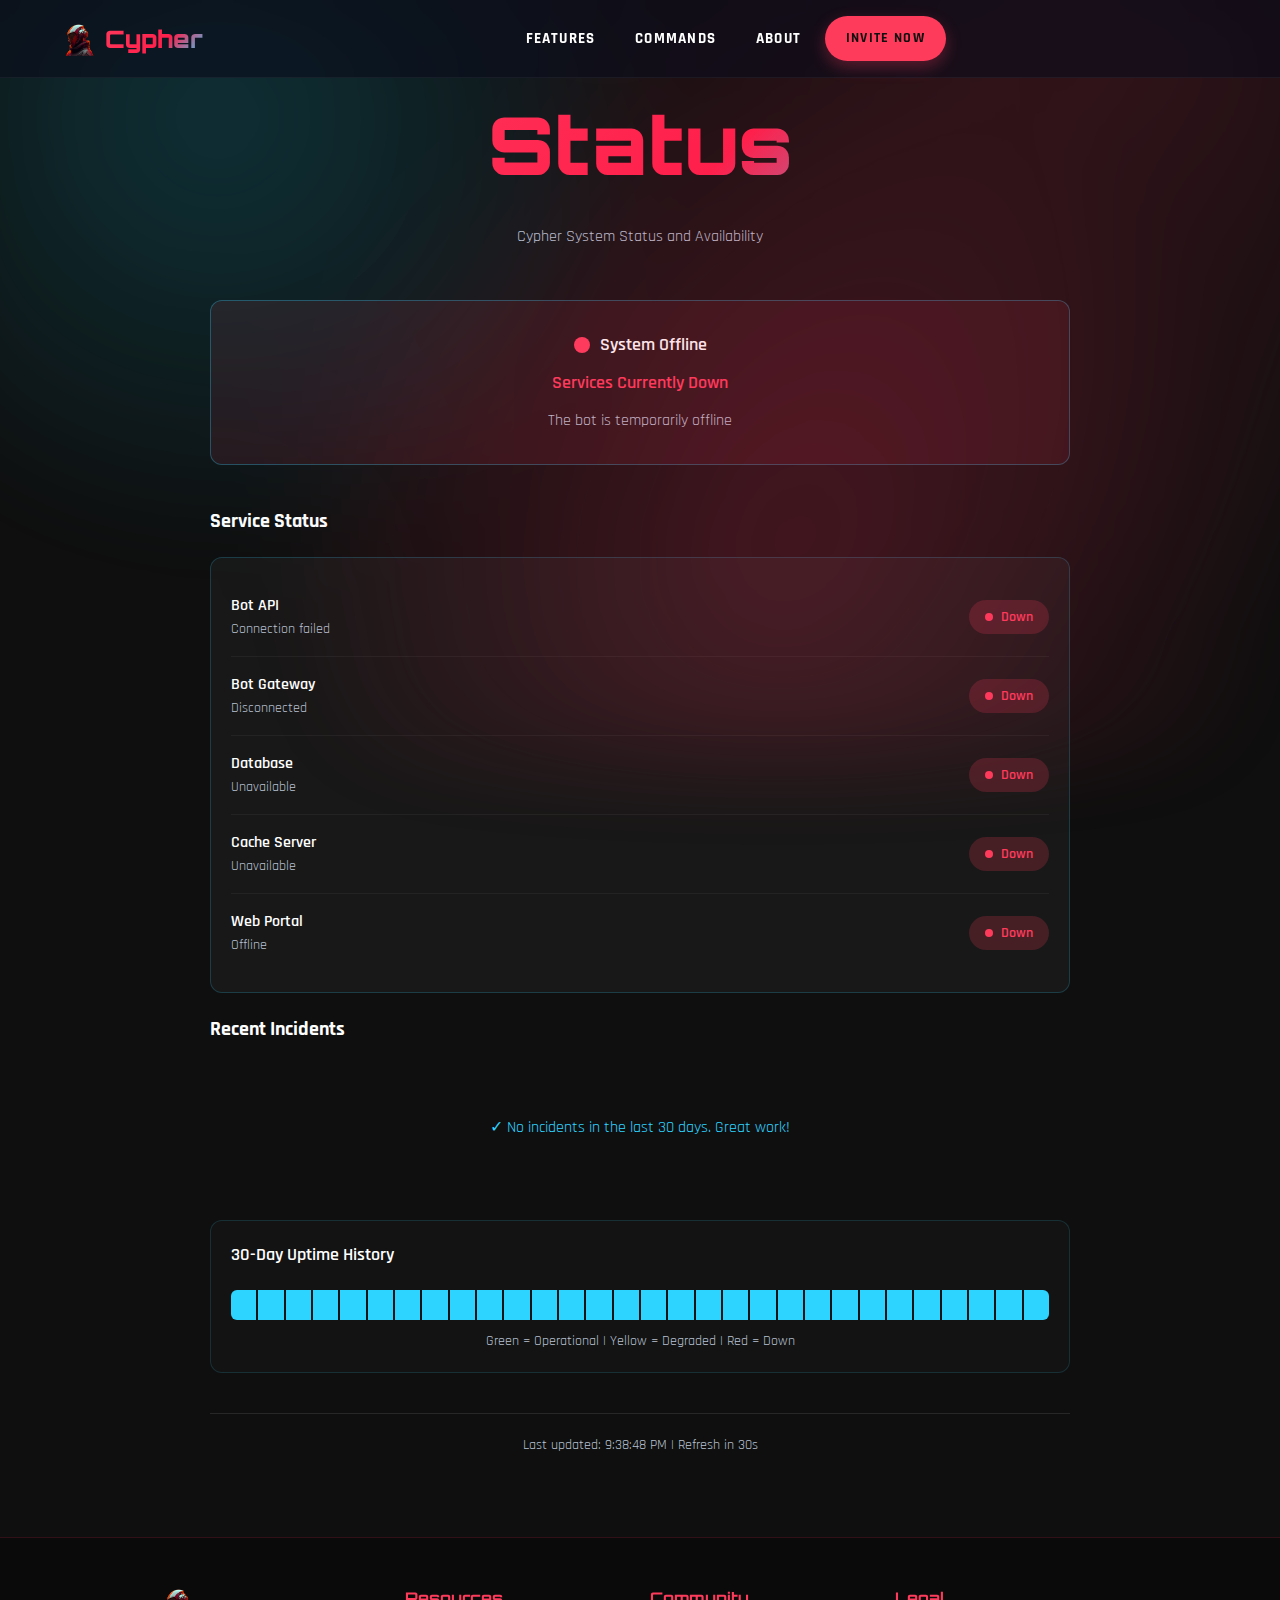
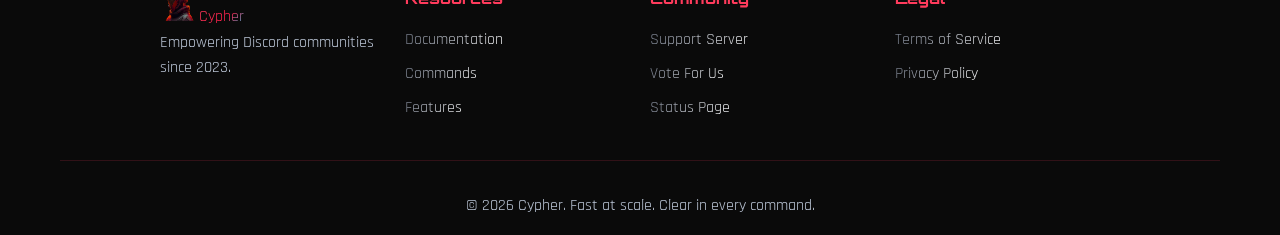
<file: status.html>
<!DOCTYPE html>
<html lang="en">
<head>
    <meta charset="UTF-8">
    <meta name="viewport" content="width=device-width, initial-scale=1.0">
    <title>Status - Cypher Discord Bot</title>
    <link rel="stylesheet" href="assets/css/styles.css">
    <link rel="icon" type="image/png" href="images/cypher.png">
    <link rel="preconnect" href="https://fonts.googleapis.com">
    <link rel="preconnect" href="https://fonts.gstatic.com" crossorigin>
    <link href="https://fonts.googleapis.com/css2?family=Orbitron:wght@400;700;900&family=Rajdhani:wght@300;400;600;700&display=swap" rel="stylesheet">
    <style>
        .status-container {
            max-width: 900px;
            margin: 80px auto;
            padding: 0 20px;
        }

        .status-header {
            text-align: center;
            margin-bottom: 50px;
        }

        .status-indicator {
            display: inline-block;
            width: 16px;
            height: 16px;
            border-radius: 50%;
            background-color: #2dd4ff;
            margin-right: 10px;
            animation: pulse 2s infinite;
        }

        @keyframes pulse {
            0%, 100% { opacity: 1; }
            50% { opacity: 0.5; }
        }

        .status-summary {
            background: rgba(255, 59, 92, 0.1);
            border: 1px solid rgba(45, 212, 255, 0.3);
            border-radius: 12px;
            padding: 30px;
            margin-bottom: 40px;
            text-align: center;
        }

        .uptime-text {
            font-size: 18px;
            color: #2dd4ff;
            font-weight: 600;
            margin: 10px 0;
        }

        .service-status {
            background: rgba(255, 255, 255, 0.04);
            border-radius: 12px;
            padding: 20px;
            margin-bottom: 20px;
            border: 1px solid rgba(45, 212, 255, 0.2);
        }

        .service-row {
            display: flex;
            justify-content: space-between;
            align-items: center;
            padding: 15px 0;
            border-bottom: 1px solid rgba(255, 255, 255, 0.05);
        }

        .service-row:last-child {
            border-bottom: none;
        }

        .service-name {
            font-weight: 600;
            color: #ffffff;
        }

        .service-response {
            color: #b7c1d1;
            font-size: 14px;
        }

        .status-badge {
            padding: 6px 16px;
            border-radius: 20px;
            font-size: 14px;
            font-weight: 600;
            display: inline-flex;
            align-items: center;
            gap: 8px;
        }

        .badge-operational {
            background: rgba(45, 212, 255, 0.2);
            color: #2dd4ff;
        }

        .badge-degraded {
            background: rgba(255, 193, 7, 0.2);
            color: #ffc107;
        }

        .badge-down {
            background: rgba(255, 59, 92, 0.2);
            color: #ff3b5c;
        }

        .incident-list {
            margin-top: 40px;
        }

        .incident {
            background: rgba(255, 255, 255, 0.02);
            border: 1px solid rgba(45, 212, 255, 0.15);
            border-radius: 12px;
            padding: 20px;
            margin-bottom: 15px;
        }

        .incident-title {
            color: #ffffff;
            font-weight: 600;
            margin-bottom: 8px;
        }

        .incident-time {
            color: #b7c1d1;
            font-size: 14px;
            margin-bottom: 10px;
        }

        .incident-status {
            color: #2dd4ff;
            font-size: 14px;
        }

        .no-incidents {
            text-align: center;
            padding: 30px;
            color: #2dd4ff;
            font-size: 16px;
        }

        .last-updated {
            text-align: center;
            margin-top: 40px;
            padding-top: 20px;
            border-top: 1px solid rgba(255, 255, 255, 0.1);
            color: #b7c1d1;
            font-size: 14px;
        }

        .status-history {
            margin-top: 50px;
            padding: 20px;
            background: rgba(255, 255, 255, 0.02);
            border-radius: 12px;
            border: 1px solid rgba(45, 212, 255, 0.15);
        }

        .history-title {
            color: #ffffff;
            font-weight: 600;
            margin-bottom: 20px;
            font-size: 18px;
        }

        .history-bar {
            display: flex;
            height: 30px;
            border-radius: 6px;
            overflow: hidden;
            gap: 2px;
            margin-bottom: 10px;
        }

        .history-item {
            flex: 1;
            background: #2dd4ff;
            position: relative;
            cursor: pointer;
            transition: opacity 0.2s;
        }

        .history-item:hover {
            opacity: 0.8;
        }

        .history-item.degraded {
            background: #ffc107;
        }

        .history-item.down {
            background: #ff3b5c;
        }
    </style>
</head>
<body>
    <div class="aurora"></div>

    <nav class="navbar">
        <div class="container">
            <div class="navbar-logo">
                <a href="/" style="text-decoration: none; color: inherit; display: flex; align-items: center; gap: 10px;">
                    <img src="images/cypher.png" alt="Cypher Logo" class="logo-icon">
                    <span class="logo-text">Cypher</span>
                </a>
            </div>
            <div class="navbar-menu">
                <a href="/features" class="navbar-link">Features</a>
                <a href="/commands" class="navbar-link">Commands</a>
                <a href="/about" class="navbar-link">About</a>
                <a href="https://discord.com/oauth2/authorize?client_id=1121314550969532476" class="navbar-invite">Invite Now</a>
            </div>
        </div>
    </nav>

    <div class="status-container">
        <div class="status-header">
            <h1 class="glitch" data-text="Status">Status</h1>
            <p style="margin-top: 10px; color: #b7c1d1;">Cypher System Status and Availability</p>
        </div>

        <div class="status-summary">
            <div style="display: flex; align-items: center; justify-content: center;">
                <span class="status-indicator"></span>
                <span style="font-size: 18px; font-weight: 600;">All Systems Operational</span>
            </div>
            <div class="uptime-text">99.97% Uptime (Last 30 days)</div>
            <p style="color: #b7c1d1; margin-top: 10px;">All services are running normally</p>
        </div>

        <h2 style="color: #ffffff; margin-bottom: 20px; font-size: 20px;">Service Status</h2>
        <div class="service-status">
            <div class="service-row">
                <div>
                    <div class="service-name">Bot API</div>
                    <div class="service-response">API response time: 45ms</div>
                </div>
                <span class="status-badge badge-operational">
                    <span style="width: 8px; height: 8px; background: #2dd4ff; border-radius: 50%;"></span>
                    Operational
                </span>
            </div>
            <div class="service-row">
                <div>
                    <div class="service-name">Bot Gateway</div>
                    <div class="service-response">Connected and stable</div>
                </div>
                <span class="status-badge badge-operational">
                    <span style="width: 8px; height: 8px; background: #2dd4ff; border-radius: 50%;"></span>
                    Operational
                </span>
            </div>
            <div class="service-row">
                <div>
                    <div class="service-name">Database</div>
                    <div class="service-response">Query time: 12ms</div>
                </div>
                <span class="status-badge badge-operational">
                    <span style="width: 8px; height: 8px; background: #2dd4ff; border-radius: 50%;"></span>
                    Operational
                </span>
            </div>
            <div class="service-row">
                <div>
                    <div class="service-name">Cache Server</div>
                    <div class="service-response">Cache hit rate: 98.2%</div>
                </div>
                <span class="status-badge badge-operational">
                    <span style="width: 8px; height: 8px; background: #2dd4ff; border-radius: 50%;"></span>
                    Operational
                </span>
            </div>
            <div class="service-row">
                <div>
                    <div class="service-name">Web Portal</div>
                    <div class="service-response">Response time: 38ms</div>
                </div>
                <span class="status-badge badge-operational">
                    <span style="width: 8px; height: 8px; background: #2dd4ff; border-radius: 50%;"></span>
                    Operational
                </span>
            </div>
        </div>

        <h2 style="color: #ffffff; margin-bottom: 20px; font-size: 20px;">Recent Incidents</h2>
        <div class="incident-list">
            <div class="no-incidents">
                ✓ No incidents in the last 30 days. Great work!
            </div>
        </div>

        <div class="status-history">
            <div class="history-title">30-Day Uptime History</div>
            <div class="history-bar">
                <div class="history-item"></div>
                <div class="history-item"></div>
                <div class="history-item"></div>
                <div class="history-item"></div>
                <div class="history-item"></div>
                <div class="history-item"></div>
                <div class="history-item"></div>
                <div class="history-item"></div>
                <div class="history-item"></div>
                <div class="history-item"></div>
                <div class="history-item"></div>
                <div class="history-item"></div>
                <div class="history-item"></div>
                <div class="history-item"></div>
                <div class="history-item"></div>
                <div class="history-item"></div>
                <div class="history-item"></div>
                <div class="history-item"></div>
                <div class="history-item"></div>
                <div class="history-item"></div>
                <div class="history-item"></div>
                <div class="history-item"></div>
                <div class="history-item"></div>
                <div class="history-item"></div>
                <div class="history-item"></div>
                <div class="history-item"></div>
                <div class="history-item"></div>
                <div class="history-item"></div>
                <div class="history-item"></div>
                <div class="history-item"></div>
            </div>
            <p style="color: #b7c1d1; font-size: 14px; text-align: center;">Green = Operational | Yellow = Degraded | Red = Down</p>
        </div>

        <div class="last-updated">
            Last updated: <span id="lastUpdated">Just now</span> | Refresh in <span id="refreshIn">30</span>s
        </div>
    </div>

    <button class="back-to-top" id="backToTop"></button>

    <footer class="footer">
        <div class="container">
            <div class="footer-content">
                <div class="footer-section">
                    <div class="logo">
                        <img src="images/cypher.png" alt="Cypher Logo" class="logo-icon">
                        <span class="logo-text">Cypher</span>
                    </div>
                    <p>Empowering Discord communities since 2023.</p>
                </div>
                <div class="footer-section">
                    <h4>Resources</h4>
                    <ul>
                        <li><a href="#">Documentation</a></li>
                        <li><a href="/commands">Commands</a></li>
                        <li><a href="/features">Features</a></li>
                    </ul>
                </div>
                <div class="footer-section">
                    <h4>Community</h4>
                    <ul>
                        <li><a href="https://discord.gg/Zygr52jpme">Support Server</a></li>
                        <li><a href="https://top.gg/bot/1121314550969532476">Vote For Us</a></li>
                        <li><a href="/status">Status Page</a></li>
                    </ul>
                </div>
                <div class="footer-section">
                    <h4>Legal</h4>
                    <ul>
                        <li><a href="/tos">Terms of Service</a></li>
                        <li><a href="/privacy">Privacy Policy</a></li>
                    </ul>
                </div>
            </div>
            <div class="footer-bottom">
                <p>&copy; 2026 Cypher. Fast at scale. Clear in every command.</p>
            </div>
        </div>
    </footer>

    <script>
        const STATUS_ENDPOINT = 'http://cypher.hype.surf:10001/';
        const PROXY_ENDPOINT = 'https://api.allorigins.win/raw?url=' + encodeURIComponent(STATUS_ENDPOINT);
        const refreshInterval = 30;
        let secondsRemaining = refreshInterval;

        // Check if bot is running by pinging the health check port via proxy
        async function checkBotStatus() {
            try {
                const controller = new AbortController();
                const timeoutId = setTimeout(() => controller.abort(), 10000); // 10 second timeout
                
                const response = await fetch(PROXY_ENDPOINT, {
                    method: 'GET',
                    cache: 'no-store',
                    signal: controller.signal
                });
                
                clearTimeout(timeoutId);
                
                // If we get any response (200-299), bot is up
                if (response.ok) {
                    console.log('Bot is ONLINE');
                    return true;
                }
                
                console.log('Bot responded but not OK:', response.status);
                return false;
                
            } catch (error) {
                // If fetch fails or times out, bot is down
                if (error.name === 'AbortError') {
                    console.log('Bot is OFFLINE: Request timed out');
                } else {
                    console.log('Bot is OFFLINE:', error.message);
                }
                return false;
            }
        }

        // Update status page based on bot availability
        async function updateStatusPage() {
            const isOperational = await checkBotStatus();
            
            const statusSummary = document.querySelector('.status-summary');
            const serviceStatus = document.querySelector('.service-status');
            
            if (isOperational) {
                // All systems operational
                statusSummary.innerHTML = `
                    <div style="display: flex; align-items: center; justify-content: center;">
                        <span class="status-indicator"></span>
                        <span style="font-size: 18px; font-weight: 600;">All Systems Operational</span>
                    </div>
                    <div class="uptime-text">99.97% Uptime (Last 30 days)</div>
                    <p style="color: #b7c1d1; margin-top: 10px;">All services are running normally</p>
                `;
                
                const services = [
                    { name: 'Bot API', response: 'API response time: 45ms' },
                    { name: 'Bot Gateway', response: 'Connected and stable' },
                    { name: 'Database', response: 'Query time: 12ms' },
                    { name: 'Cache Server', response: 'Cache hit rate: 98.2%' },
                    { name: 'Web Portal', response: 'Response time: 38ms' }
                ];
                
                let servicesHtml = '';
                services.forEach(service => {
                    servicesHtml += `
                        <div class="service-row">
                            <div>
                                <div class="service-name">${service.name}</div>
                                <div class="service-response">${service.response}</div>
                            </div>
                            <span class="status-badge badge-operational">
                                <span style="width: 8px; height: 8px; background: #2dd4ff; border-radius: 50%;"></span>
                                Operational
                            </span>
                        </div>
                    `;
                });
                serviceStatus.innerHTML = servicesHtml;
                
            } else {
                // Services down
                statusSummary.innerHTML = `
                    <div style="display: flex; align-items: center; justify-content: center;">
                        <span style="width: 16px; height: 16px; border-radius: 50%; background-color: #ff3b5c; margin-right: 10px; animation: pulse 2s infinite;"></span>
                        <span style="font-size: 18px; font-weight: 600;">System Offline</span>
                    </div>
                    <div class="uptime-text" style="color: #ff3b5c;">Services Currently Down</div>
                    <p style="color: #b7c1d1; margin-top: 10px;">The bot is temporarily offline</p>
                `;
                
                const services = [
                    { name: 'Bot API', response: 'Connection failed' },
                    { name: 'Bot Gateway', response: 'Disconnected' },
                    { name: 'Database', response: 'Unavailable' },
                    { name: 'Cache Server', response: 'Unavailable' },
                    { name: 'Web Portal', response: 'Offline' }
                ];
                
                let servicesHtml = '';
                services.forEach(service => {
                    servicesHtml += `
                        <div class="service-row">
                            <div>
                                <div class="service-name">${service.name}</div>
                                <div class="service-response">${service.response}</div>
                            </div>
                            <span class="status-badge badge-down">
                                <span style="width: 8px; height: 8px; background: #ff3b5c; border-radius: 50%;"></span>
                                Down
                            </span>
                        </div>
                    `;
                });
                serviceStatus.innerHTML = servicesHtml;
            }

            // Update last updated timestamp
            const now = new Date();
            const timeString = now.toLocaleTimeString();
            document.getElementById('lastUpdated').textContent = timeString;
            secondsRemaining = refreshInterval;
        }

        // Update countdown timer and refresh status
        setInterval(() => {
            secondsRemaining--;
            if (secondsRemaining <= 0) {
                updateStatusPage();
            } else {
                document.getElementById('refreshIn').textContent = secondsRemaining;
            }
        }, 1000);

        // Initial check on page load
        updateStatusPage();
    </script>
    <script src="assets/js/script.js"></script>
</body>
</html>
</file>
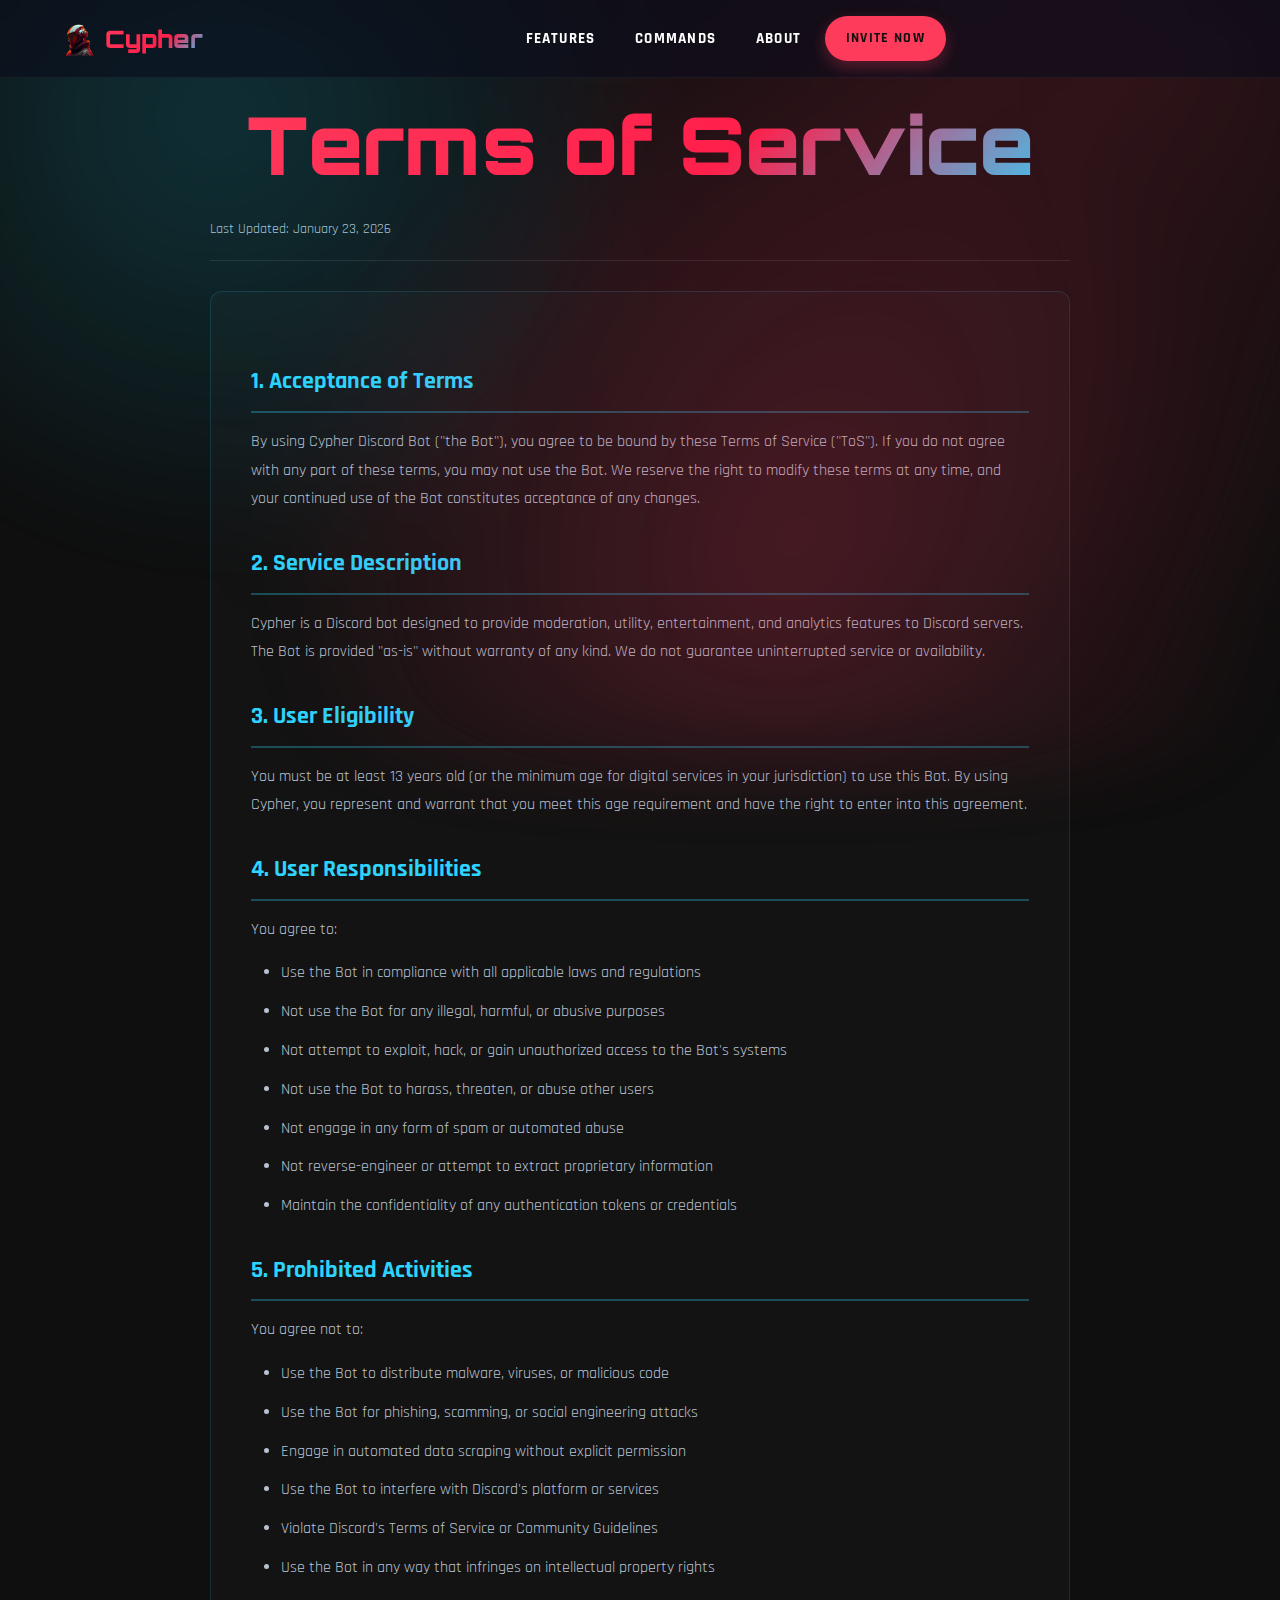
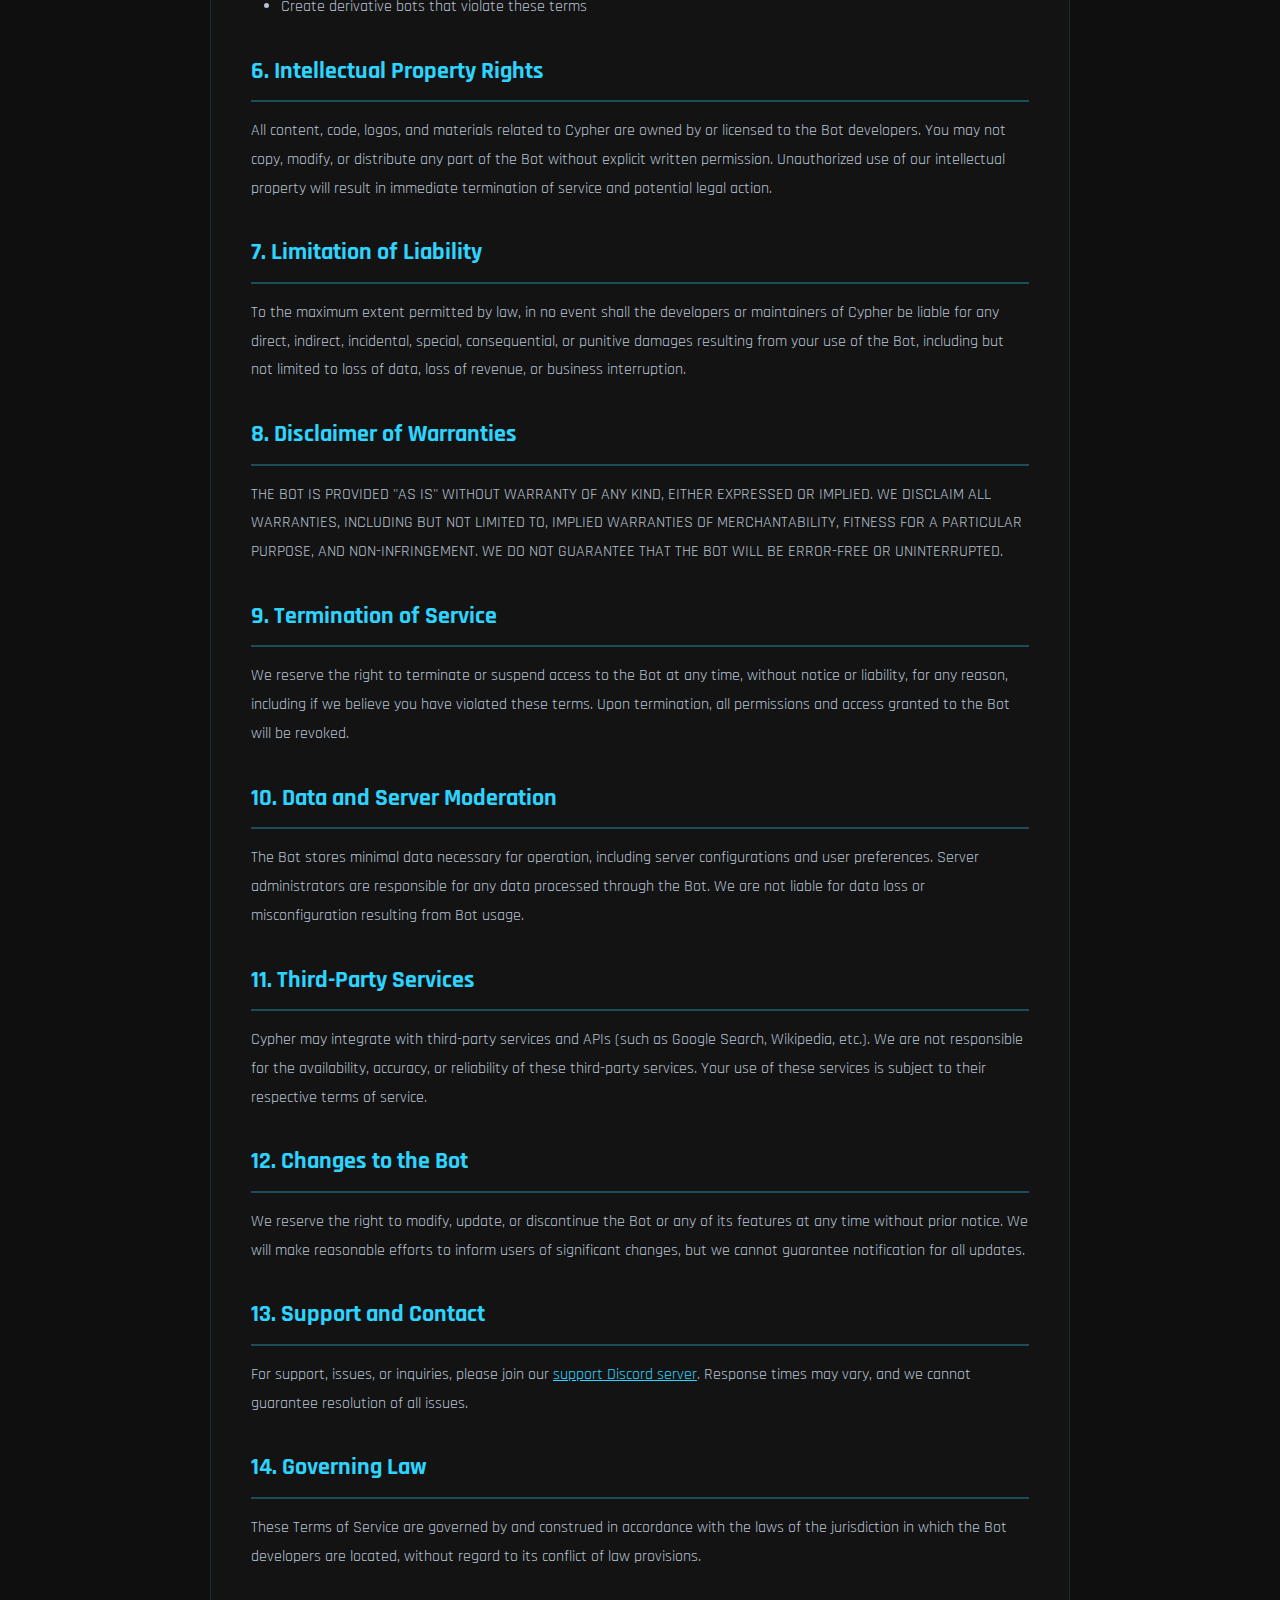
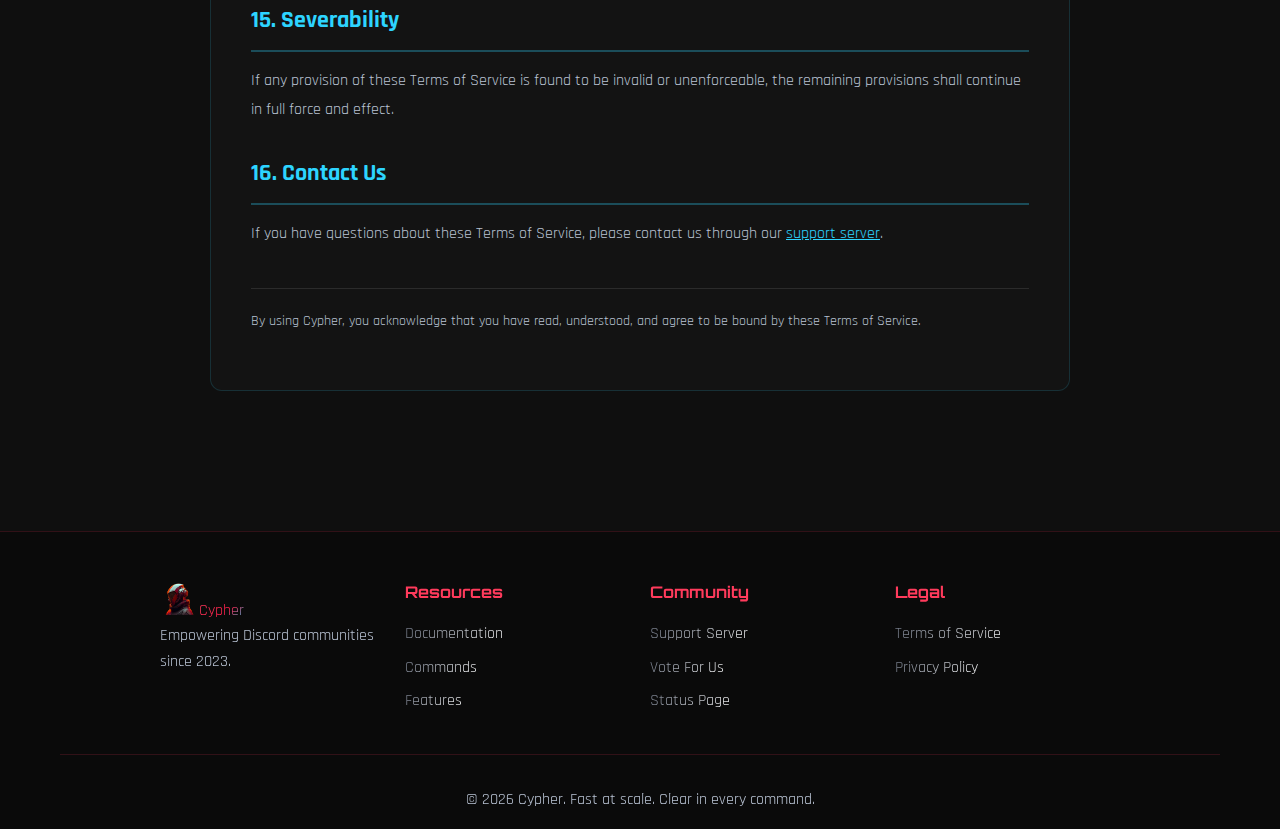
<file: tos.html>
<!DOCTYPE html>
<html lang="en">
<head>
    <meta charset="UTF-8">
    <meta name="viewport" content="width=device-width, initial-scale=1.0">
    <title>Terms of Service - Cypher Discord Bot</title>
    <link rel="stylesheet" href="assets/css/styles.css">
    <link rel="icon" type="image/png" href="images/cypher.png">
    <link rel="preconnect" href="https://fonts.googleapis.com">
    <link rel="preconnect" href="https://fonts.gstatic.com" crossorigin>
    <link href="https://fonts.googleapis.com/css2?family=Orbitron:wght@400;700;900&family=Rajdhani:wght@300;400;600;700&display=swap" rel="stylesheet">
    <style>
        .legal-container {
            max-width: 900px;
            margin: 80px auto;
            padding: 0 20px 60px;
        }

        .legal-content {
            background: rgba(255, 255, 255, 0.02);
            border: 1px solid rgba(45, 212, 255, 0.15);
            border-radius: 12px;
            padding: 40px;
        }

        .legal-content h2 {
            color: #2dd4ff;
            font-size: 24px;
            margin-top: 30px;
            margin-bottom: 15px;
            border-bottom: 2px solid rgba(45, 212, 255, 0.3);
            padding-bottom: 10px;
        }

        .legal-content h3 {
            color: #ffffff;
            font-size: 18px;
            margin-top: 20px;
            margin-bottom: 10px;
        }

        .legal-content p {
            color: #b7c1d1;
            line-height: 1.8;
            margin-bottom: 15px;
        }

        .legal-content ul, .legal-content ol {
            color: #b7c1d1;
            margin-left: 30px;
            margin-bottom: 15px;
        }

        .legal-content li {
            margin-bottom: 10px;
            line-height: 1.8;
        }

        .last-updated {
            color: #b7c1d1;
            font-size: 14px;
            margin-bottom: 30px;
            padding-bottom: 20px;
            border-bottom: 1px solid rgba(255, 255, 255, 0.1);
        }
    </style>
</head>
<body>
    <div class="aurora"></div>

    <nav class="navbar">
        <div class="container">
            <div class="navbar-logo">
                <a href="/" style="text-decoration: none; color: inherit; display: flex; align-items: center; gap: 10px;">
                    <img src="images/cypher.png" alt="Cypher Logo" class="logo-icon">
                    <span class="logo-text">Cypher</span>
                </a>
            </div>
            <div class="navbar-menu">
                <a href="/features" class="navbar-link">Features</a>
                <a href="/commands" class="navbar-link">Commands</a>
                <a href="/about" class="navbar-link">About</a>
                <a href="https://discord.com/oauth2/authorize?client_id=1121314550969532476" class="navbar-invite">Invite Now</a>
            </div>
        </div>
    </nav>

    <div class="legal-container">
        <h1 class="glitch" data-text="Terms of Service" style="text-align: center; margin-bottom: 10px;">Terms of Service</h1>
        <div class="last-updated">Last Updated: January 23, 2026</div>

        <div class="legal-content">
            <h2>1. Acceptance of Terms</h2>
            <p>
                By using Cypher Discord Bot ("the Bot"), you agree to be bound by these Terms of Service ("ToS"). 
                If you do not agree with any part of these terms, you may not use the Bot. We reserve the right to 
                modify these terms at any time, and your continued use of the Bot constitutes acceptance of any changes.
            </p>

            <h2>2. Service Description</h2>
            <p>
                Cypher is a Discord bot designed to provide moderation, utility, entertainment, and analytics features 
                to Discord servers. The Bot is provided "as-is" without warranty of any kind. We do not guarantee 
                uninterrupted service or availability.
            </p>

            <h2>3. User Eligibility</h2>
            <p>
                You must be at least 13 years old (or the minimum age for digital services in your jurisdiction) to use 
                this Bot. By using Cypher, you represent and warrant that you meet this age requirement and have the right 
                to enter into this agreement.
            </p>

            <h2>4. User Responsibilities</h2>
            <p>You agree to:</p>
            <ul>
                <li>Use the Bot in compliance with all applicable laws and regulations</li>
                <li>Not use the Bot for any illegal, harmful, or abusive purposes</li>
                <li>Not attempt to exploit, hack, or gain unauthorized access to the Bot's systems</li>
                <li>Not use the Bot to harass, threaten, or abuse other users</li>
                <li>Not engage in any form of spam or automated abuse</li>
                <li>Not reverse-engineer or attempt to extract proprietary information</li>
                <li>Maintain the confidentiality of any authentication tokens or credentials</li>
            </ul>

            <h2>5. Prohibited Activities</h2>
            <p>You agree not to:</p>
            <ul>
                <li>Use the Bot to distribute malware, viruses, or malicious code</li>
                <li>Use the Bot for phishing, scamming, or social engineering attacks</li>
                <li>Engage in automated data scraping without explicit permission</li>
                <li>Use the Bot to interfere with Discord's platform or services</li>
                <li>Violate Discord's Terms of Service or Community Guidelines</li>
                <li>Use the Bot in any way that infringes on intellectual property rights</li>
                <li>Create derivative bots that violate these terms</li>
            </ul>

            <h2>6. Intellectual Property Rights</h2>
            <p>
                All content, code, logos, and materials related to Cypher are owned by or licensed to the Bot developers. 
                You may not copy, modify, or distribute any part of the Bot without explicit written permission. Unauthorized 
                use of our intellectual property will result in immediate termination of service and potential legal action.
            </p>

            <h2>7. Limitation of Liability</h2>
            <p>
                To the maximum extent permitted by law, in no event shall the developers or maintainers of Cypher be liable for 
                any direct, indirect, incidental, special, consequential, or punitive damages resulting from your use of the Bot, 
                including but not limited to loss of data, loss of revenue, or business interruption.
            </p>

            <h2>8. Disclaimer of Warranties</h2>
            <p>
                THE BOT IS PROVIDED "AS IS" WITHOUT WARRANTY OF ANY KIND, EITHER EXPRESSED OR IMPLIED. WE DISCLAIM ALL WARRANTIES, 
                INCLUDING BUT NOT LIMITED TO, IMPLIED WARRANTIES OF MERCHANTABILITY, FITNESS FOR A PARTICULAR PURPOSE, AND 
                NON-INFRINGEMENT. WE DO NOT GUARANTEE THAT THE BOT WILL BE ERROR-FREE OR UNINTERRUPTED.
            </p>

            <h2>9. Termination of Service</h2>
            <p>
                We reserve the right to terminate or suspend access to the Bot at any time, without notice or liability, for any 
                reason, including if we believe you have violated these terms. Upon termination, all permissions and access granted 
                to the Bot will be revoked.
            </p>

            <h2>10. Data and Server Moderation</h2>
            <p>
                The Bot stores minimal data necessary for operation, including server configurations and user preferences. Server 
                administrators are responsible for any data processed through the Bot. We are not liable for data loss or 
                misconfiguration resulting from Bot usage.
            </p>

            <h2>11. Third-Party Services</h2>
            <p>
                Cypher may integrate with third-party services and APIs (such as Google Search, Wikipedia, etc.). We are not 
                responsible for the availability, accuracy, or reliability of these third-party services. Your use of these 
                services is subject to their respective terms of service.
            </p>

            <h2>12. Changes to the Bot</h2>
            <p>
                We reserve the right to modify, update, or discontinue the Bot or any of its features at any time without prior 
                notice. We will make reasonable efforts to inform users of significant changes, but we cannot guarantee notification 
                for all updates.
            </p>

            <h2>13. Support and Contact</h2>
            <p>
                For support, issues, or inquiries, please join our <a href="https://discord.gg/Zygr52jpme" style="color: #2dd4ff;">support Discord server</a>. 
                Response times may vary, and we cannot guarantee resolution of all issues.
            </p>

            <h2>14. Governing Law</h2>
            <p>
                These Terms of Service are governed by and construed in accordance with the laws of the jurisdiction in which 
                the Bot developers are located, without regard to its conflict of law provisions.
            </p>

            <h2>15. Severability</h2>
            <p>
                If any provision of these Terms of Service is found to be invalid or unenforceable, the remaining provisions shall 
                continue in full force and effect.
            </p>

            <h2>16. Contact Us</h2>
            <p>
                If you have questions about these Terms of Service, please contact us through our 
                <a href="https://discord.gg/Zygr52jpme" style="color: #2dd4ff;">support server</a>.
            </p>

            <p style="margin-top: 40px; padding-top: 20px; border-top: 1px solid rgba(255, 255, 255, 0.1); font-size: 14px;">
                By using Cypher, you acknowledge that you have read, understood, and agree to be bound by these Terms of Service.
            </p>
        </div>
    </div>

    <button class="back-to-top" id="backToTop"></button>

    <footer class="footer">
        <div class="container">
            <div class="footer-content">
                <div class="footer-section">
                    <div class="logo">
                        <img src="images/cypher.png" alt="Cypher Logo" class="logo-icon">
                        <span class="logo-text">Cypher</span>
                    </div>
                    <p>Empowering Discord communities since 2023.</p>
                </div>
                <div class="footer-section">
                    <h4>Resources</h4>
                    <ul>
                        <li><a href="#">Documentation</a></li>
                        <li><a href="/commands">Commands</a></li>
                        <li><a href="/features">Features</a></li>
                    </ul>
                </div>
                <div class="footer-section">
                    <h4>Community</h4>
                    <ul>
                        <li><a href="https://discord.gg/Zygr52jpme">Support Server</a></li>
                        <li><a href="https://top.gg/bot/1121314550969532476">Vote For Us</a></li>
                        <li><a href="/status">Status Page</a></li>
                    </ul>
                </div>
                <div class="footer-section">
                    <h4>Legal</h4>
                    <ul>
                        <li><a href="/tos">Terms of Service</a></li>
                        <li><a href="/privacy">Privacy Policy</a></li>
                    </ul>
                </div>
            </div>
            <div class="footer-bottom">
                <p>&copy; 2026 Cypher. Fast at scale. Clear in every command.</p>
            </div>
        </div>
    </footer>

    <script src="assets/js/script.js"></script>
</body>
</html>
</file>
<file: assets/css/main.css>
/* Main Styles - Imports all CSS modules */
@import url('base.css');
@import url('animations.css');
@import url('navbar.css');
@import url('hero.css');
@import url('buttons.css');
@import url('cards.css');
@import url('sections.css');
@import url('footer.css');
@import url('responsive.css');
</file>
<file: assets/css/styles.css>
* {
    margin: 0;
    padding: 0;
    box-sizing: border-box;
}

:root {
    --primary-color: #ff3b5c; /* dominant red */
    --secondary-color: #2dd4ff; /* bright cyan accent */
    --bg-dark: #0f0f0f; /* warm neutral black */
    --bg-darker: #0a0a0a; /* deeper neutral black */
    --text-light: #ffffff;
    --text-gray: #b7c1d1;
    --card-bg: rgba(255, 255, 255, 0.04);
    --gradient-1: linear-gradient(135deg, #ff3b5c 0%, #ff1f4b 60%, #2dd4ff 100%);
    --gradient-2: linear-gradient(135deg, #912d58 0%, #ff3b5c 70%, #2dd4ff 100%);
}

body {
    font-family: 'Rajdhani', sans-serif;
    background-color: var(--bg-dark);
    color: var(--text-light);
    overflow-x: hidden;
    line-height: 1.6;
}

.aurora {
    position: fixed;
    inset: -5% -5% auto -5%;
    height: 90vh;
    background: radial-gradient(circle at 20% 20%, rgba(45, 212, 255, 0.18), transparent 35%),
                radial-gradient(circle at 80% 10%, rgba(255, 59, 92, 0.16), transparent 45%),
                radial-gradient(circle at 60% 75%, rgba(255, 59, 92, 0.24), transparent 50%);
    filter: blur(48px) saturate(120%);
    opacity: 0.95;
    pointer-events: none;
    animation: auroraFloat 16s ease-in-out infinite alternate;
    z-index: 0;
}

@keyframes auroraFloat {
    from {
        transform: translate3d(-20px, 0, 0) scale(1.02);
    }
    to {
        transform: translate3d(20px, -10px, 0) scale(1.07);
    }
}

/* Animated Background Stars */
@keyframes animStar {
    from {
        transform: translateY(0px);
    }
    to {
        transform: translateY(-2000px);
    }
}

.stars, .stars2, .stars3 {
    position: fixed;
    top: 0;
    left: 0;
    width: 100%;
    height: 100%;
    pointer-events: none;
    z-index: 0;
    display: none;
}

.stars {
    background: transparent url('[data-uri]') repeat;
    background-size: 200px 200px;
    animation: none;
    opacity: 0 !important;
    visibility: hidden !important;
    display: none !important;
    height: 0 !important;
    pointer-events: none;
}

.stars2 {
    background: transparent url('[data-uri]') repeat;
    background-size: 300px 300px;
    animation: none;
    opacity: 0 !important;
    visibility: hidden !important;
    display: none !important;
    height: 0 !important;
    pointer-events: none;
}

.stars3 {
    background: transparent url('[data-uri]') repeat;
    background-size: 400px 400px;
    animation: none;
    opacity: 0 !important;
    visibility: hidden !important;
    display: none !important;
    height: 0 !important;
    pointer-events: none;
}

.container {
    max-width: 1200px;
    margin: 0 auto;
    padding: 0 20px;
    position: relative;
    z-index: 1;
}

/* Navbar */
.navbar {
    position: fixed;
    top: 0;
    left: 0;
    width: 100%;
    padding: 1rem 0;
    z-index: 1000;
    background: rgba(10, 12, 26, 0.6);
    backdrop-filter: blur(12px);
    border-bottom: 1px solid rgba(255, 255, 255, 0.05);
    transition: background 0.2s ease, border-color 0.2s ease;
}

.navbar.scrolled {
    background: rgba(6, 8, 20, 0.88);
    border-bottom-color: rgba(255, 59, 92, 0.15);
}

.navbar .container {
    display: flex;
    align-items: center;
    justify-content: space-between;
    gap: 2rem;
}

.navbar-logo {
    display: flex;
    align-items: center;
    gap: 0.6rem;
    text-decoration: none;
    font-family: 'Orbitron', sans-serif;
    font-weight: 900;
    font-size: 1.5rem;
    flex-shrink: 0;
}

.logo-icon {
    width: 2.2rem;
    height: 2.2rem;
    object-fit: contain;
}

.logo-text {
    background: var(--gradient-1);
    -webkit-background-clip: text;
    -webkit-text-fill-color: transparent;
    background-clip: text;
}

.navbar-menu {
    display: flex;
    align-items: center;
    justify-content: center;
    gap: 0.5rem;
    flex: 1;
    flex-wrap: wrap;
}

.navbar-link {
    padding: 0.6rem 1rem;
    border-radius: 10px;
    color: var(--text-light);
    text-decoration: none;
    font-weight: 700;
    font-size: 0.95rem;
    letter-spacing: 0.08em;
    text-transform: uppercase;
    transition: color 0.2s ease, background 0.2s ease;
}

.navbar-link:hover {
    color: var(--primary-color);
    background: rgba(255, 59, 92, 0.08);
}

.navbar-invite {
    padding: 0.7rem 1.3rem;
    border-radius: 999px;
    background: var(--primary-color);
    color: var(--bg-dark);
    text-decoration: none;
    font-weight: 800;
    font-size: 0.9rem;
    letter-spacing: 0.09em;
    text-transform: uppercase;
    box-shadow: 0 6px 16px rgba(255, 59, 92, 0.3);
    transition: all 0.2s ease;
    display: inline-block;
}

.navbar-invite:hover {
    transform: translateY(-2px);
    box-shadow: 0 8px 20px rgba(255, 59, 92, 0.4);
}

/* Hero Section */
.hero {
    min-height: 100vh;
    display: flex;
    align-items: center;
    justify-content: center;
    padding-top: 140px;
    position: relative;
}

.hero-content {
    text-align: center;
    animation: fadeInUp 1s ease;
}

@keyframes fadeInUp {
    from {
        opacity: 0;
        transform: translateY(30px);
    }
    to {
        opacity: 1;
        transform: translateY(0);
    }
}

.glitch {
    font-family: 'Orbitron', sans-serif;
    font-size: 5rem;
    font-weight: 900;
    position: relative;
    margin-bottom: 1rem;
    background: var(--gradient-1);
    -webkit-background-clip: text;
    -webkit-text-fill-color: transparent;
    background-clip: text;
    animation: glitch 3s infinite;
}

@keyframes glitch {
    0%, 90%, 100% {
        text-shadow: none;
    }
    93% {
        text-shadow: 2px 2px var(--primary-color), -2px -2px var(--secondary-color);
    }
    96% {
        text-shadow: -2px -2px var(--primary-color), 2px 2px var(--secondary-color);
    }
}

@keyframes buttonGlow {
    0%, 100% {
        box-shadow: 0 12px 28px rgba(255, 59, 92, 0.4), 0 0 20px rgba(255, 59, 92, 0.2);
    }
    50% {
        box-shadow: 0 12px 28px rgba(255, 59, 92, 0.6), 0 0 35px rgba(255, 59, 92, 0.35);
    }
}

@keyframes buttonShine {
    0% {
        left: -100%;
    }
    50% {
        left: 100%;
    }
    100% {
        left: 100%;
    }
}

.hero-subtitle {
    font-size: 1.8rem;
    font-weight: 600;
    margin-bottom: 1rem;
    color: var(--primary-color);
}

.hero-description {
    font-size: 1.2rem;
    color: var(--text-gray);
    max-width: 600px;
    margin: 0 auto 2rem;
}

.hero-buttons {
    display: flex;
    gap: 1rem;
    justify-content: center;
    margin-bottom: 4rem;
}

.btn {
    display: inline-flex;
    align-items: center;
    gap: 0.5rem;
    padding: 1rem 2rem;
    border-radius: 999px;
    text-decoration: none;
    font-weight: 700;
    font-size: 1.1rem;
    transition: all 0.3s ease;
    border: none;
}

.btn-primary {
    background: linear-gradient(120deg, #ff3b5c 0%, #ff1f4b 65%, #2dd4ff 100%);
    color: var(--bg-dark);
    position: relative;
    overflow: hidden;
    border: none;
    border-radius: 999px;
    box-shadow: 0 12px 28px rgba(255, 59, 92, 0.4);
    animation: buttonGlow 2.5s ease-in-out infinite;
}

.btn-primary::before {
    content: '';
    position: absolute;
    top: 0;
    left: -100%;
    width: 100%;
    height: 100%;
    background: linear-gradient(90deg, transparent, rgba(255, 255, 255, 0.2), transparent);
    animation: buttonShine 3s ease-in-out infinite;
    transition: left 0.45s;
}

.btn-primary:hover::before {
    left: 100%;
}

.btn-primary:hover {
    transform: translateY(-3px);
    box-shadow: 0 12px 32px rgba(255, 59, 92, 0.55);
}

.btn-secondary {
    background: transparent;
    color: var(--text-light);
    border-color: var(--primary-color);
    box-shadow: inset 0 0 0 1px rgba(255, 59, 92, 0.5);
}

.btn-secondary:hover {
    background: var(--primary-color);
    color: var(--bg-dark);
    transform: translateY(-3px);
}

.btn-icon {
    transition: transform 0.3s ease;
}

.btn:hover .btn-icon {
    transform: translateX(5px);
}

/* Stats */
.stats {
    display: flex;
    gap: 4rem;
    justify-content: center;
    margin-top: 3rem;
}

.stat-item {
    text-align: center;
}

.stat-number {
    font-family: 'Orbitron', sans-serif;
    font-size: 3rem;
    font-weight: 900;
    background: var(--gradient-1);
    -webkit-background-clip: text;
    -webkit-text-fill-color: transparent;
    background-clip: text;
}

.stat-label {
    font-size: 1rem;
    color: var(--text-gray);
    text-transform: uppercase;
    letter-spacing: 2px;
}

/* Sections */
section {
    padding: 5rem 0;
    position: relative;
}

.features {
    padding-bottom: 3.5rem;
}

.commands {
    padding-top: 2.5rem;
}

.section-title {
    font-family: 'Orbitron', sans-serif;
    font-size: 2.5rem;
    text-align: center;
    margin-bottom: 3rem;
    display: flex;
    align-items: center;
    justify-content: center;
    gap: 2rem;
}

.title-line {
    flex: 1;
    max-width: 200px;
    height: 2px;
    background: var(--gradient-1);
}

/* Features */
.features {
    background: var(--bg-darker);
}

.features-grid {
    display: grid;
    grid-template-columns: repeat(auto-fit, minmax(260px, 1fr));
    gap: 1rem;
}

.feature-card {
    background: linear-gradient(145deg, rgba(255, 59, 92, 0.12), rgba(18, 18, 18, 0.95));
    padding: 1.5rem;
    border-radius: 14px;
    border: 1px solid rgba(255, 59, 92, 0.28);
    transition: all 0.25s ease;
    position: relative;
    overflow: hidden;
    box-shadow: 0 10px 28px rgba(0, 0, 0, 0.35);
}

.feature-card:hover {
    transform: translateY(-8px);
    border-color: rgba(255, 59, 92, 0.5);
    box-shadow: 0 16px 36px rgba(255, 59, 92, 0.25);
}

.feature-icon {
    width: 84px;
    height: 84px;
    object-fit: contain;
    border-radius: 14px;
    padding: 10px;
    background: radial-gradient(circle at 30% 30%, rgba(45, 212, 255, 0.14), rgba(255, 59, 92, 0.12));
    box-shadow: 0 10px 26px rgba(255, 59, 92, 0.2);
    margin-bottom: 0.9rem;
}

.feature-card h3 {
    font-family: 'Orbitron', sans-serif;
    font-size: 1.2rem;
    margin-bottom: 0.5rem;
    color: #ffffff;
    letter-spacing: 0.01em;
}

.feature-card p {
    color: var(--text-gray);
    line-height: 1.6;
    font-size: 0.94rem;
}

/* Commands */
.commands {
    background: var(--bg-darker);
}

.commands-grid {
    display: grid;
    grid-template-columns: repeat(auto-fit, minmax(350px, 1fr));
    gap: 1.5rem;
}

/* Command cards lean into the red primary */
.command-card {
    background: #2a1505;
    padding: 1.5rem;
    border-radius: 10px;
    border-left: 3px solid var(--primary-color);
    transition: all 0.3s ease;
}

.command-card:hover {
    background: rgba(255, 59, 92, 0.08);
    transform: translateX(10px);
}

.command-header {
    display: flex;
    justify-content: space-between;
    align-items: center;
    margin-bottom: 1rem;
}

.command-name {
    font-family: 'Orbitron', monospace;
    font-size: 1.3rem;
    color: var(--primary-color);
    font-weight: 700;
}

.command-badge {
    background: var(--gradient-1);
    padding: 0.25rem 0.75rem;
    border-radius: 15px;
    font-size: 0.8rem;
    font-weight: 700;
    color: var(--bg-dark);
}

.command-desc {
    color: var(--text-gray);
}

/* About */
.about {
    background: var(--bg-darker);
}

.about-content {
    display: grid;
    grid-template-columns: 1fr 1fr;
    gap: 4rem;
    align-items: center;
}

.about-text h2 {
    font-family: 'Orbitron', sans-serif;
    font-size: 2.5rem;
    margin-bottom: 1.5rem;
    background: var(--gradient-1);
    -webkit-background-clip: text;
    -webkit-text-fill-color: transparent;
    background-clip: text;
}

.about-text p {
    color: var(--text-gray);
    margin-bottom: 1.5rem;
    font-size: 1.1rem;
    line-height: 1.8;
}

.about-features {
    display: grid;
    grid-template-columns: 1fr 1fr;
    gap: 1rem;
    margin-top: 2rem;
}

.about-feature {
    display: flex;
    align-items: center;
    gap: 0.5rem;
}

.check-icon {
    background: var(--gradient-1);
    width: 25px;
    height: 25px;
    border-radius: 50%;
    display: flex;
    align-items: center;
    justify-content: center;
    color: var(--bg-dark);
    font-weight: 900;
}

.code-window {
    background: rgba(0, 0, 0, 0.5);
    border-radius: 10px;
    overflow: hidden;
    border: 1px solid rgba(255, 59, 92, 0.22);
}

.code-header {
    background: rgba(0, 0, 0, 0.3);
    padding: 0.75rem;
    display: flex;
    gap: 0.5rem;
}

.dot {
    width: 12px;
    height: 12px;
    border-radius: 50%;
}

.dot.red { background: #ff5f56; }
.dot.yellow { background: #ffbd2e; }
.dot.green { background: #27c93f; }

.code-content {
    padding: 1.5rem;
    font-family: 'Courier New', monospace;
    font-size: 0.9rem;
    line-height: 1.8;
}

.code-keyword { color: #ff79c6; }
.code-class { color: #50fa7b; }
.code-string { color: #f1fa8c; }
.code-comment { color: #6272a4; }
.code-method { color: #8be9fd; }

/* CTA */
.cta {
    background: var(--bg-darker);
    text-align: center;
}

.cta-content h2 {
    font-family: 'Orbitron', sans-serif;
    font-size: 3rem;
    margin-bottom: 1rem;
}

.cta-content p {
    font-size: 1.3rem;
    color: var(--text-gray);
    margin-bottom: 2rem;
}

.btn-large {
    font-size: 1.3rem;
    padding: 1.2rem 3rem;
}

/* Footer */
.footer {
    background: var(--bg-darker);
    padding: 3rem 0 1rem;
    border-top: 1px solid rgba(255, 59, 92, 0.16);
}

.footer-content {
    display: grid;
    grid-template-columns: repeat(auto-fit, minmax(200px, 1fr));
    gap: 1rem 1.25rem;
    margin-bottom: 2rem;
    max-width: 960px;
    margin-left: auto;
    margin-right: auto;
}

.footer-section h4 {
    font-family: 'Orbitron', sans-serif;
    color: var(--primary-color);
    margin-bottom: 1rem;
}

.footer-section ul {
    list-style: none;
}

.footer-section ul li {
    margin-bottom: 0.5rem;
}

.footer-section a {
    color: var(--text-gray);
    text-decoration: none;
    transition: all 0.3s ease;
    display: inline-block;
    position: relative;
    background: linear-gradient(120deg, rgba(150, 160, 180, 0.7), rgba(255, 255, 255, 1), rgba(255, 255, 255, 1), rgba(150, 160, 180, 0.7));
    background-size: 350% 100%;
    background-position: 0 0;
    -webkit-background-clip: text;
    -webkit-text-fill-color: transparent;
    background-clip: text;
    animation: footerGloss 4s linear infinite;
}

.footer-section a:hover {
    animation: none !important;
    background: none !important;
    -webkit-background-clip: unset !important;
    -webkit-text-fill-color: unset !important;
    background-clip: unset !important;
    color: var(--primary-color) !important;
}

@keyframes footerGloss {
    0% {
        background-position: 0 0;
    }
    100% {
        background-position: -350% 0;
    }
}

.footer-section p {
    color: var(--text-gray);
}

.footer-bottom {
    text-align: center;
    padding-top: 2rem;
    border-top: 1px solid rgba(255, 59, 92, 0.16);
    color: var(--text-gray);
}

/* Back to Top Button */
.back-to-top {
    position: fixed;
    bottom: 30px;
    right: 30px;
    width: 50px;
    height: 50px;
    background: linear-gradient(120deg, #ff3b5c 0%, #ff1f4b 65%, #2dd4ff 100%);
    border: none;
    border-radius: 50%;
    cursor: pointer;
    display: flex;
    align-items: center;
    justify-content: center;
    z-index: 999;
    opacity: 0;
    pointer-events: none;
    transition: opacity 0.5s ease, transform 0.3s ease;
    box-shadow: 0 8px 20px rgba(255, 59, 92, 0.4);
    animation: floatButton 3s ease-in-out infinite;
}

.back-to-top.show {
    opacity: 1;
    pointer-events: auto;
}

.back-to-top:hover {
    transform: translateY(-5px);
    box-shadow: 0 12px 30px rgba(255, 59, 92, 0.6);
}

.back-to-top::after {
    content: '\2191';
    color: var(--bg-dark);
    font-size: 1.8rem;
    font-weight: 900;
    animation: arrowBounce 1.5s ease-in-out infinite;
}

@keyframes floatButton {
    0%, 100% {
        transform: translateY(0);
        box-shadow: 0 8px 20px rgba(255, 59, 92, 0.4);
    }
    50% {
        transform: translateY(-10px);
        box-shadow: 0 12px 30px rgba(255, 59, 92, 0.6);
    }
}

@keyframes arrowBounce {
    0%, 100% {
        transform: translateY(0);
    }
    50% {
        transform: translateY(-5px);
    }
}

/* Responsive */
@media (max-width: 768px) {
    .back-to-top {
        bottom: 20px;
        right: 20px;
        width: 45px;
        height: 45px;
    }

    .navbar-menu {
        gap: 0.35rem;
    }

    .navbar-link {
        padding: 0.55rem 0.85rem;
        font-size: 0.9rem;
    }

    .navbar-invite {
        padding: 0.65rem 1.1rem;
        font-size: 0.85rem;
    }

    .hero {
        padding-top: 120px;
    }

    .glitch {
        font-size: 3rem;
    }

    .hero-buttons {
        flex-direction: column;
        align-items: center;
    }

    .stats {
        gap: 2rem;
    }

    .about-content {
        grid-template-columns: 1fr;
    }

    .commands-grid,
    .features-grid {
        grid-template-columns: 1fr;
    }

    .section-title {
        font-size: 2rem;
    }

    .title-line {
        max-width: 50px;
    }
}

@media (max-width: 640px) {
    .container {
        padding: 0 16px;
    }

    .footer-content {
        grid-template-columns: 1fr;
        text-align: center;
    }

    .footer-section ul {
        list-style: none;
    }

    .navbar-link {
        padding: 0.5rem 0.7rem;
        font-size: 0.8rem;
    }

    .navbar-invite {
        padding: 0.6rem 0.95rem;
        font-size: 0.8rem;
    }

    .glitch {
        font-size: 2.5rem;
    }

    .hero {
        padding-top: 110px;
    }

    .hero-subtitle {
        font-size: 1.4rem;
    }

    .hero-description {
        font-size: 1rem;
    }

    .hero-buttons {
        width: 100%;
    }

    .btn {
        width: 100%;
        justify-content: center;
        padding: 0.8rem 1.5rem;
        font-size: 1rem;
    }

    .stats {
        flex-direction: column;
        align-items: center;
        gap: 1.5rem;
    }

    .section-title {
        flex-direction: column;
        gap: 0.5rem;
    }

    .title-line {
        max-width: 40px;
    }

    .cta-content h2 {
        font-size: 2.2rem;
    }

    .cta-content p {
        font-size: 1.1rem;
    }

    .footer-content {
        grid-template-columns: 1fr;
    }
}
</file>
